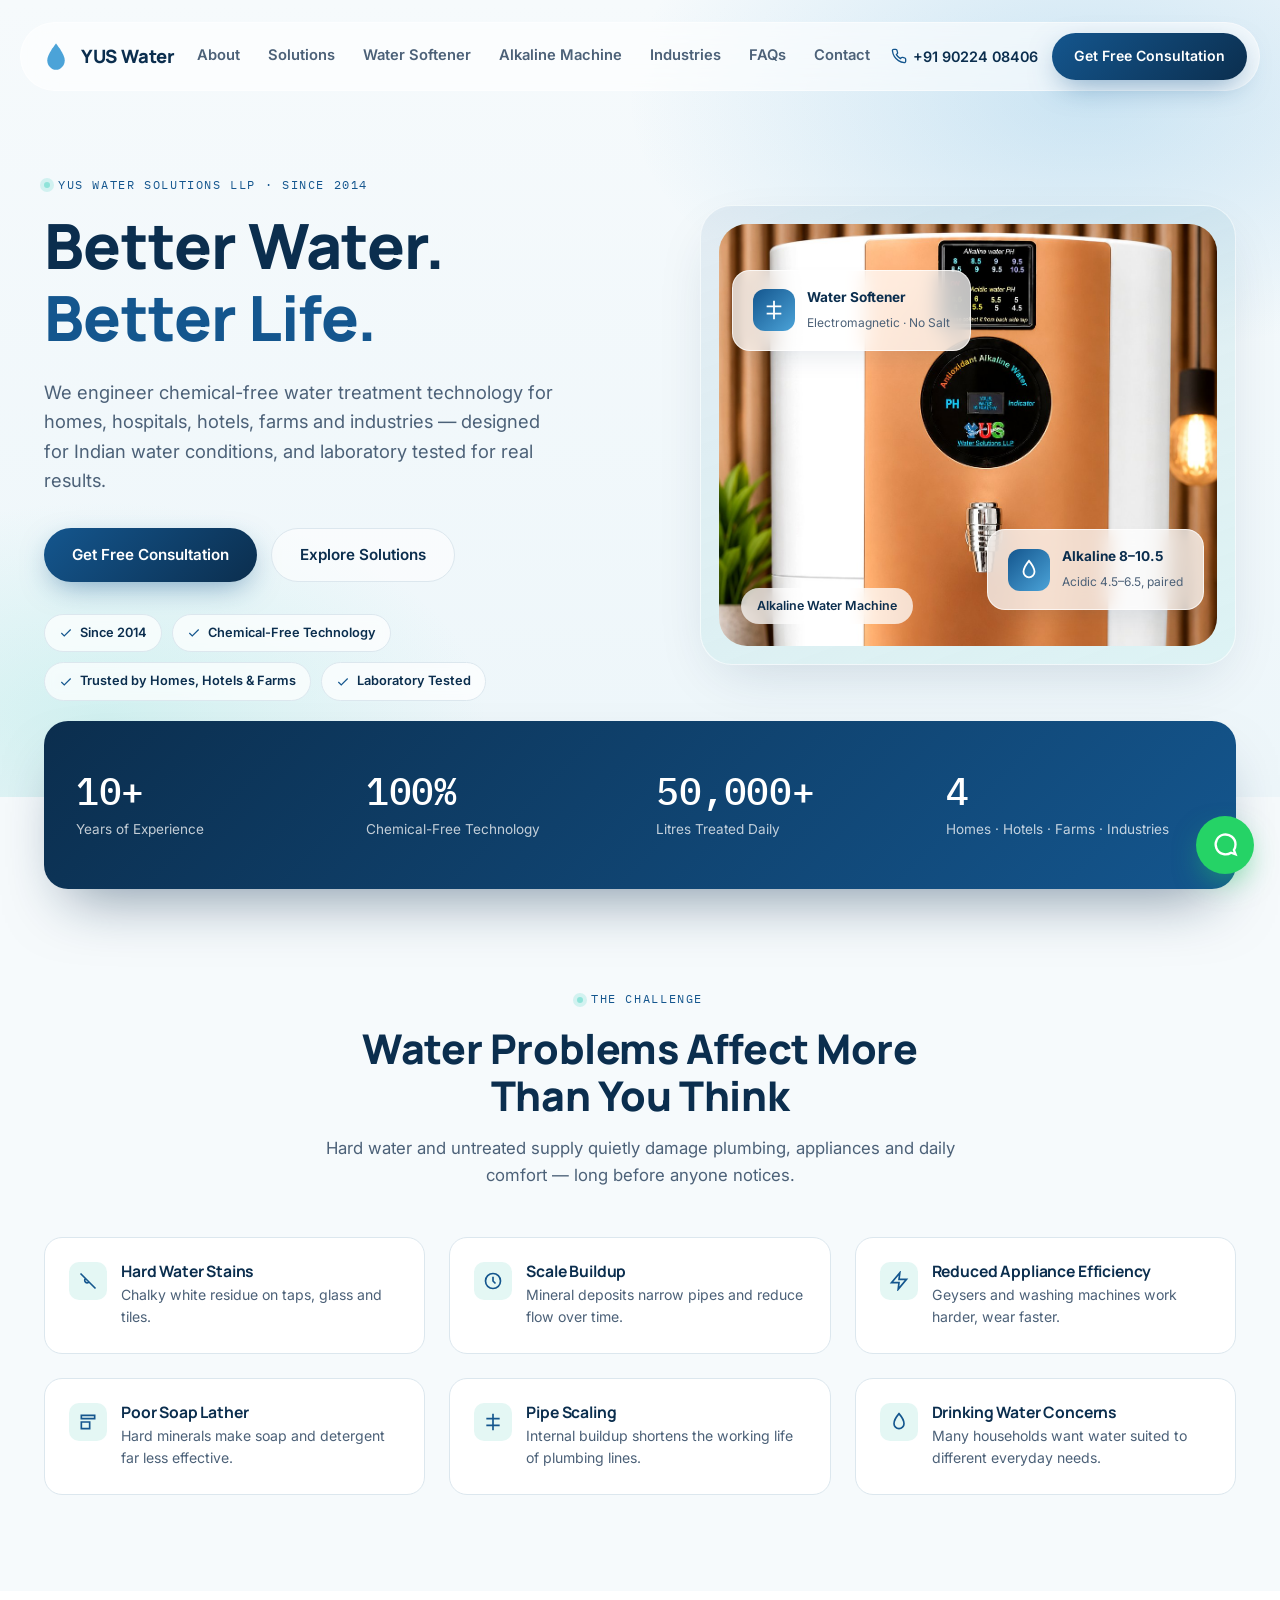
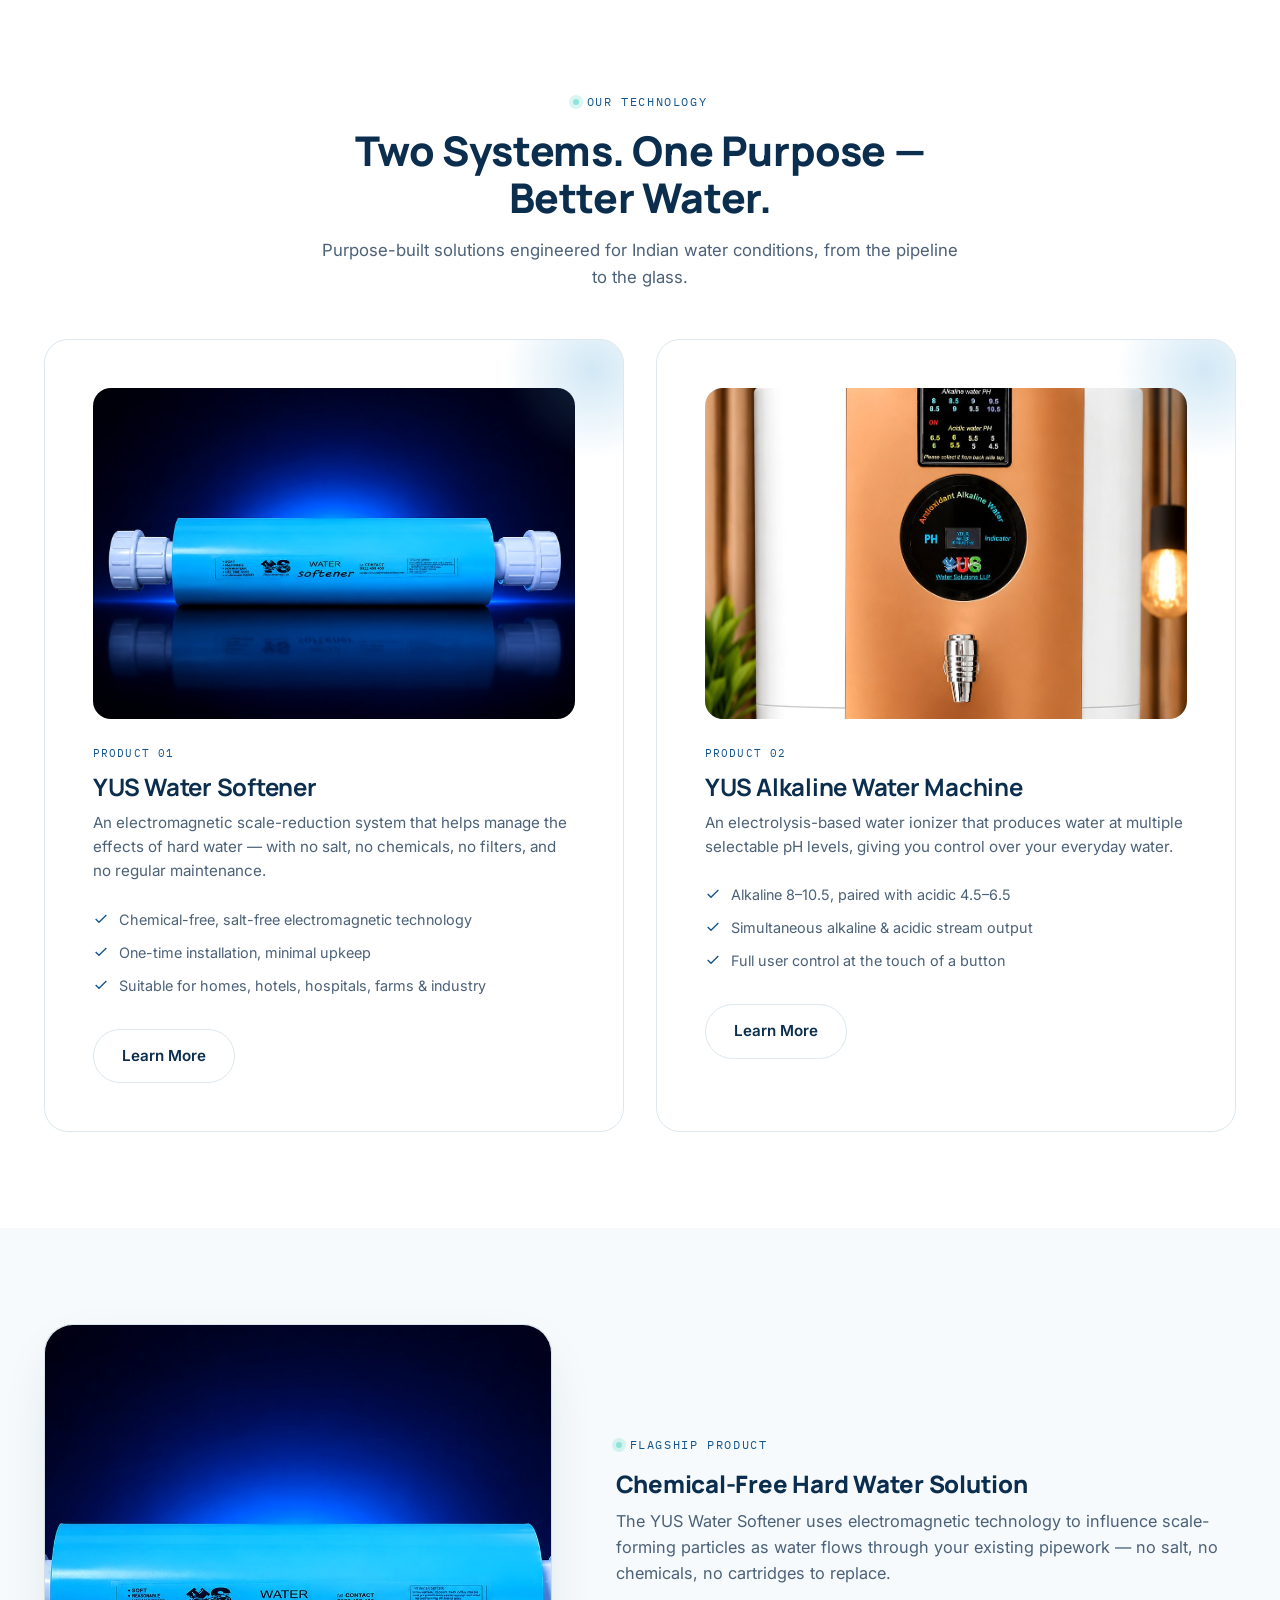
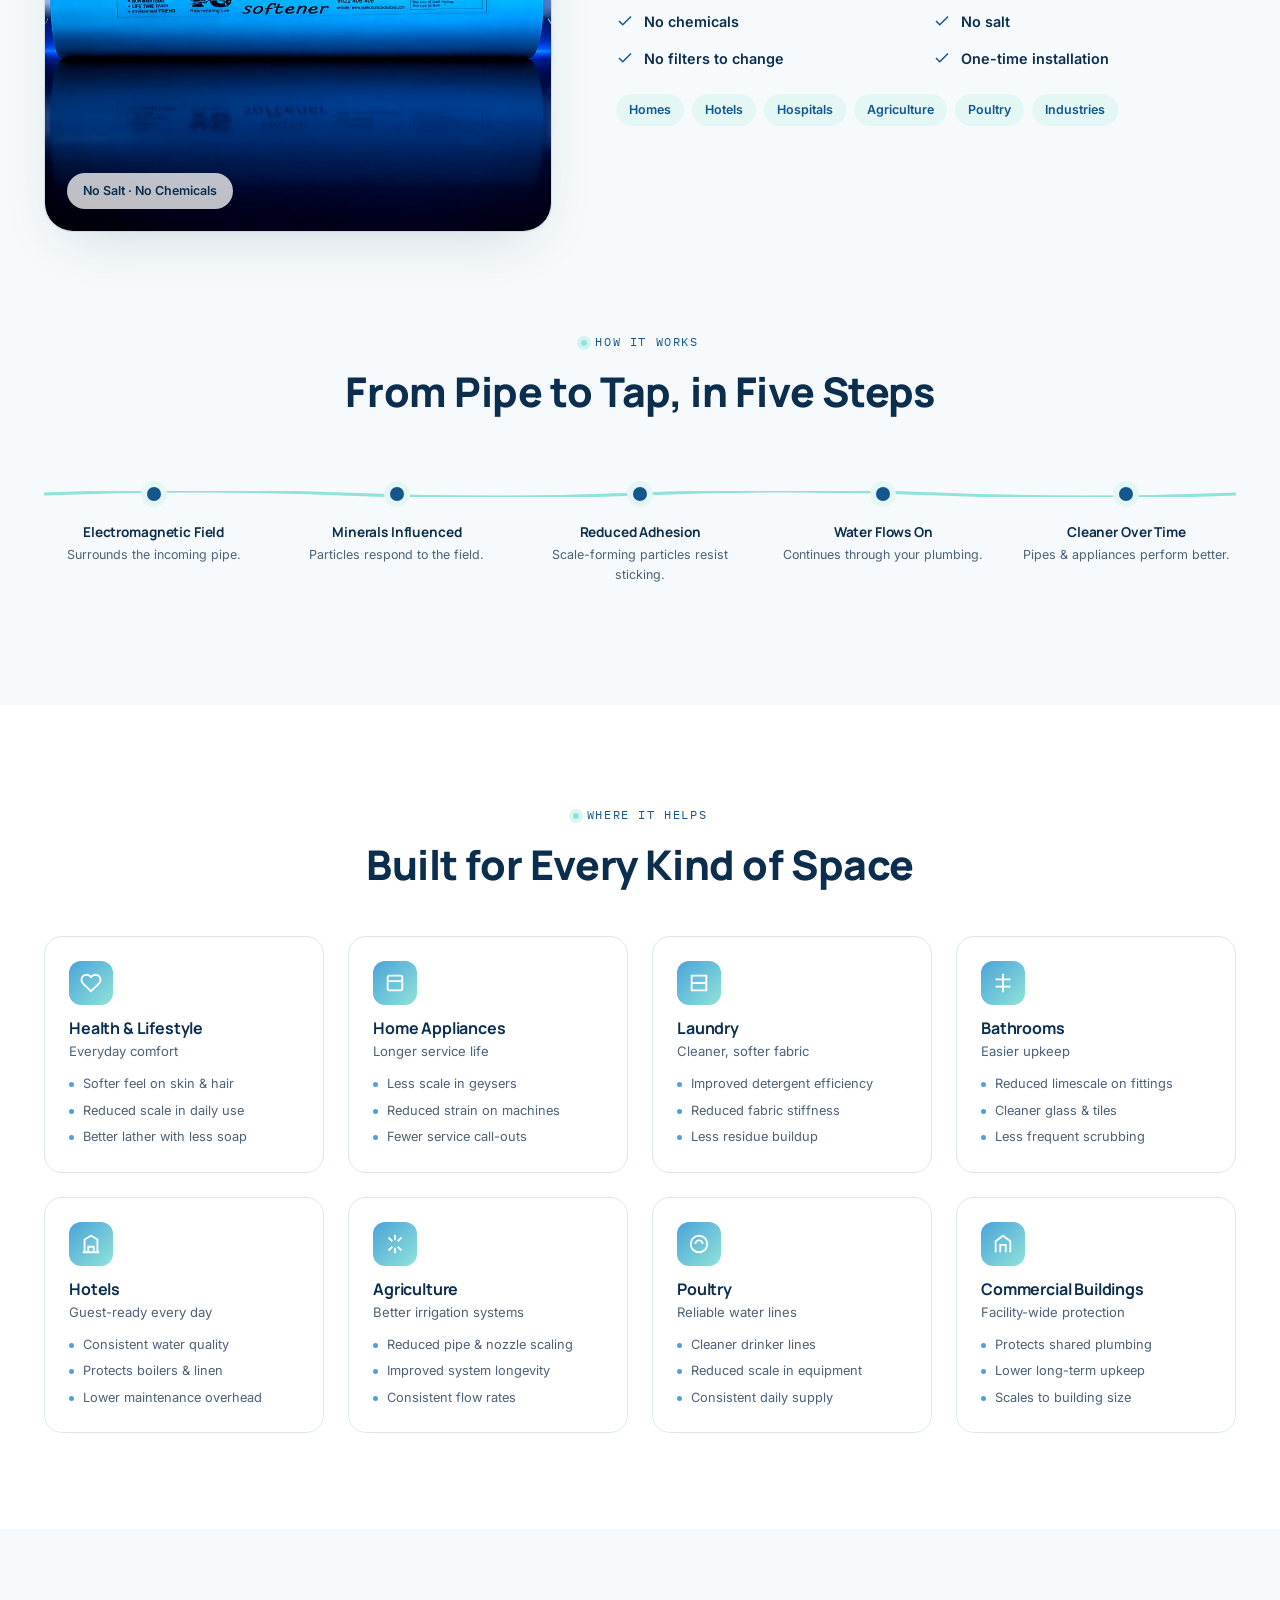
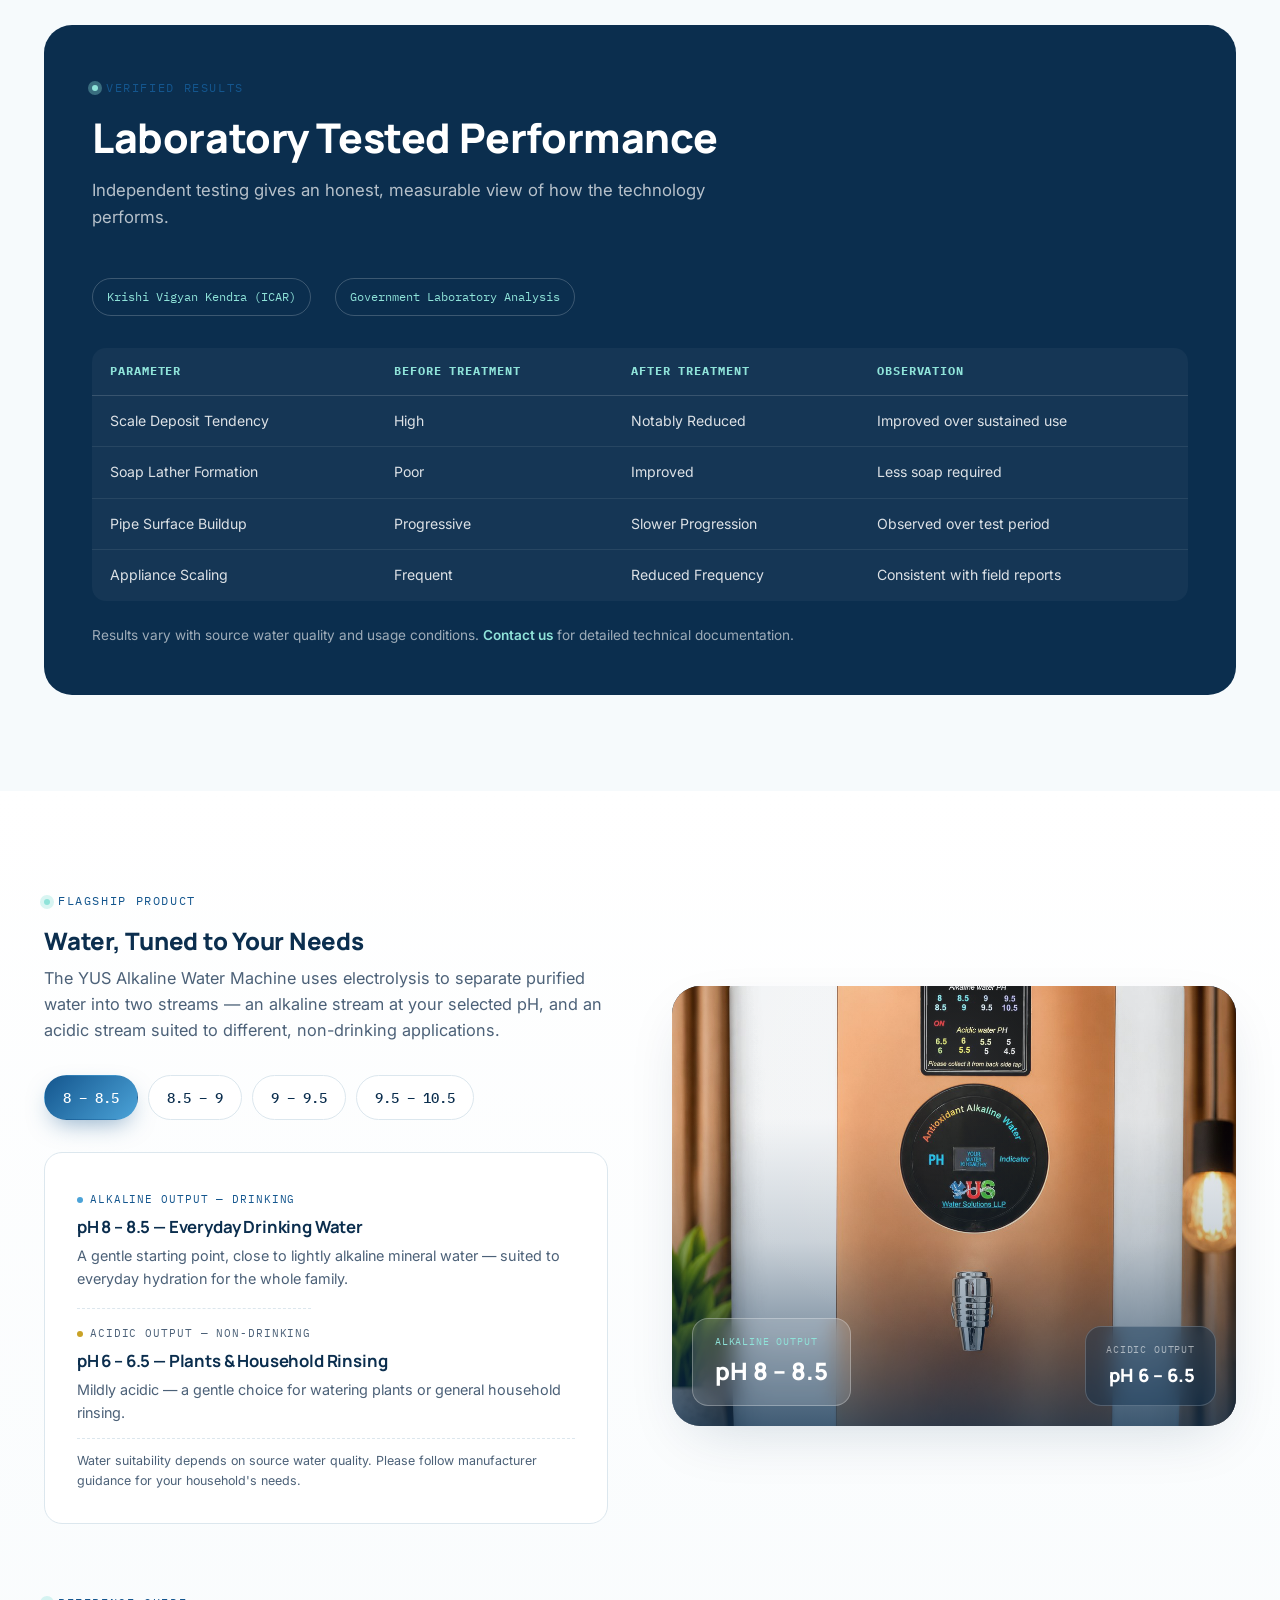
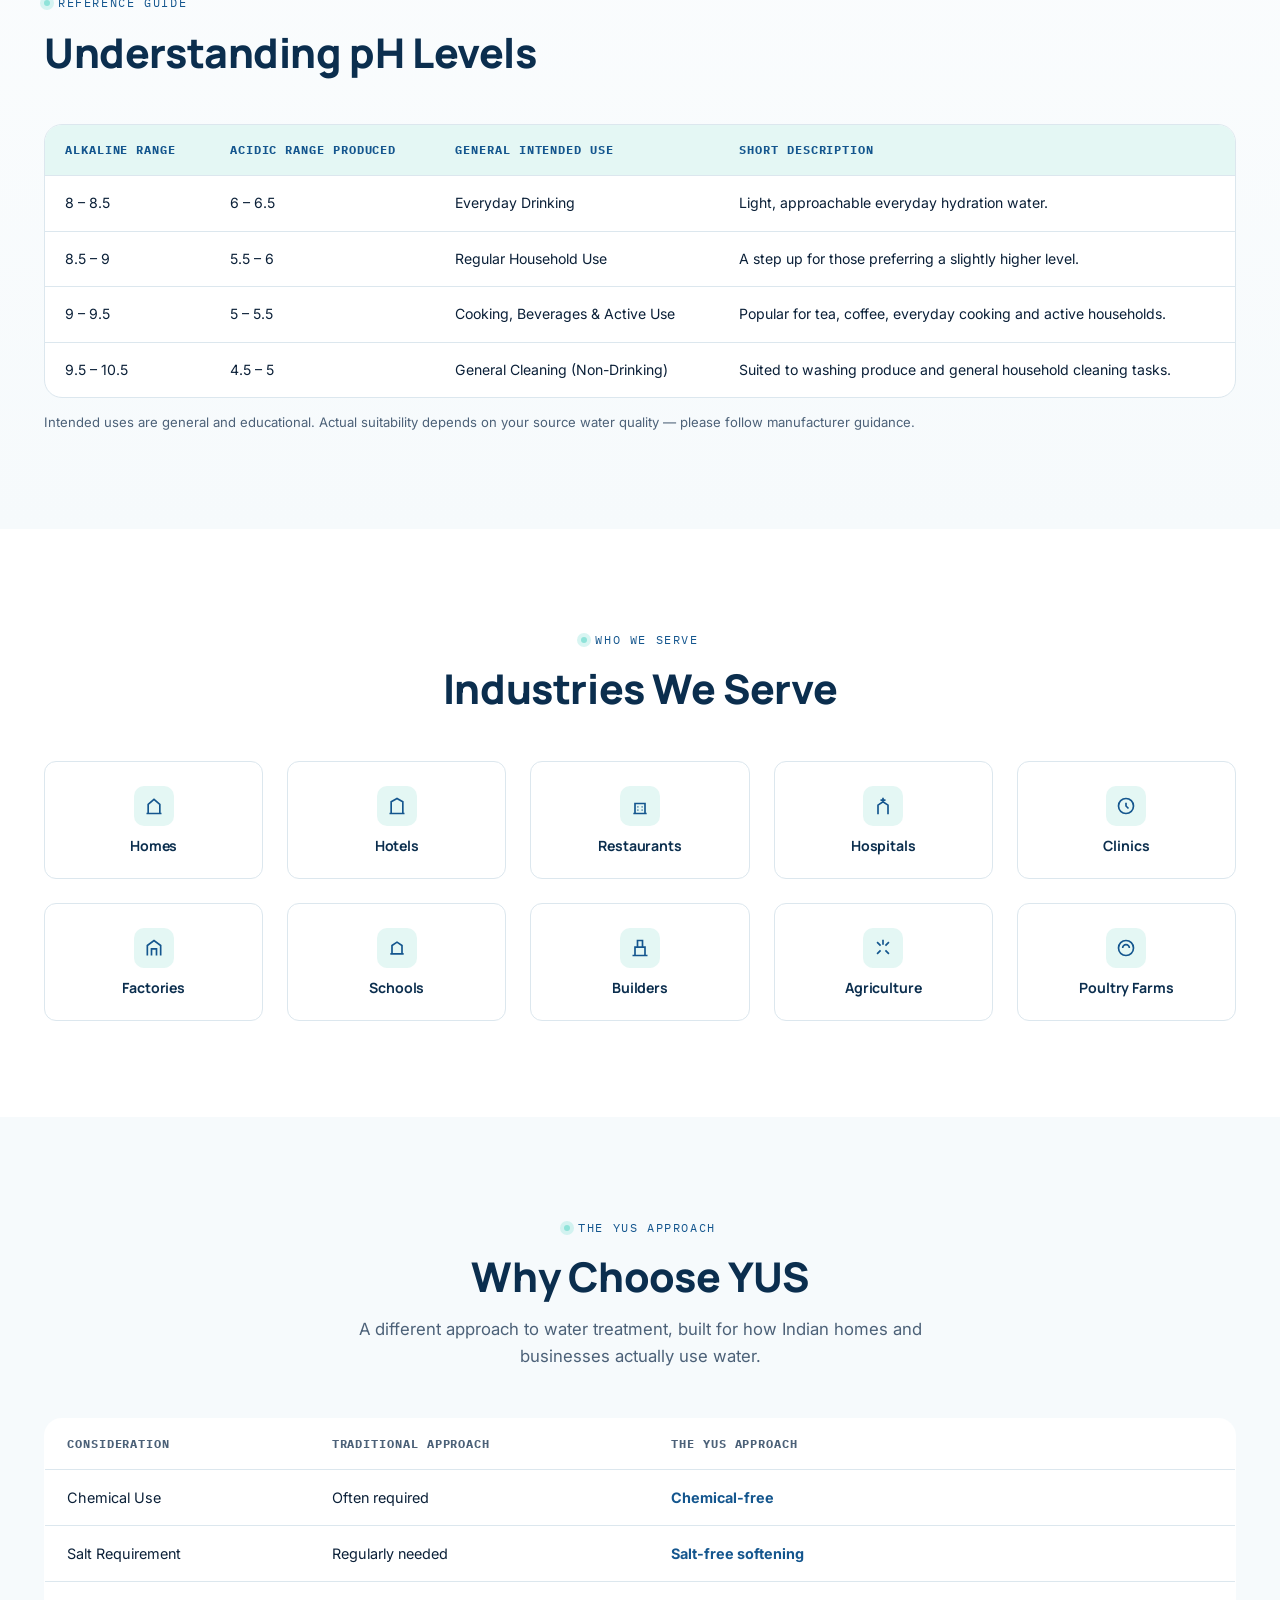
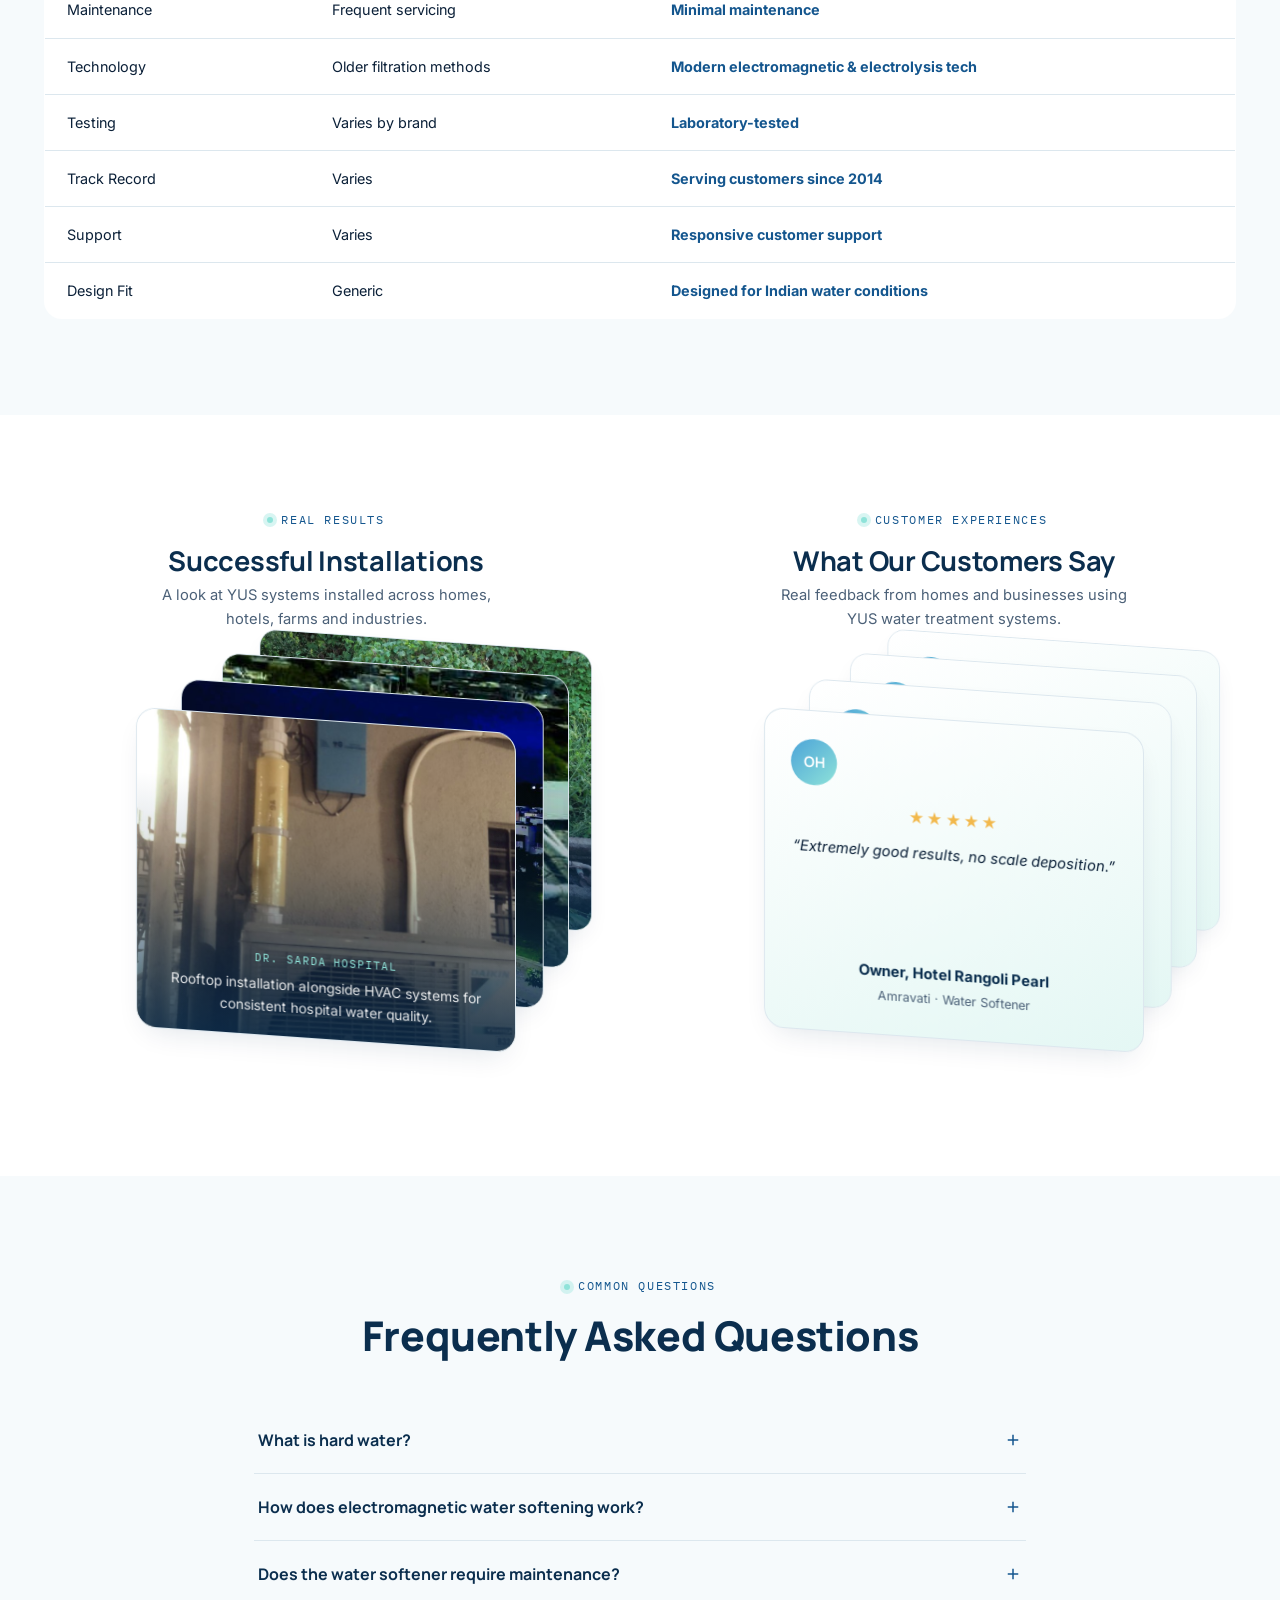
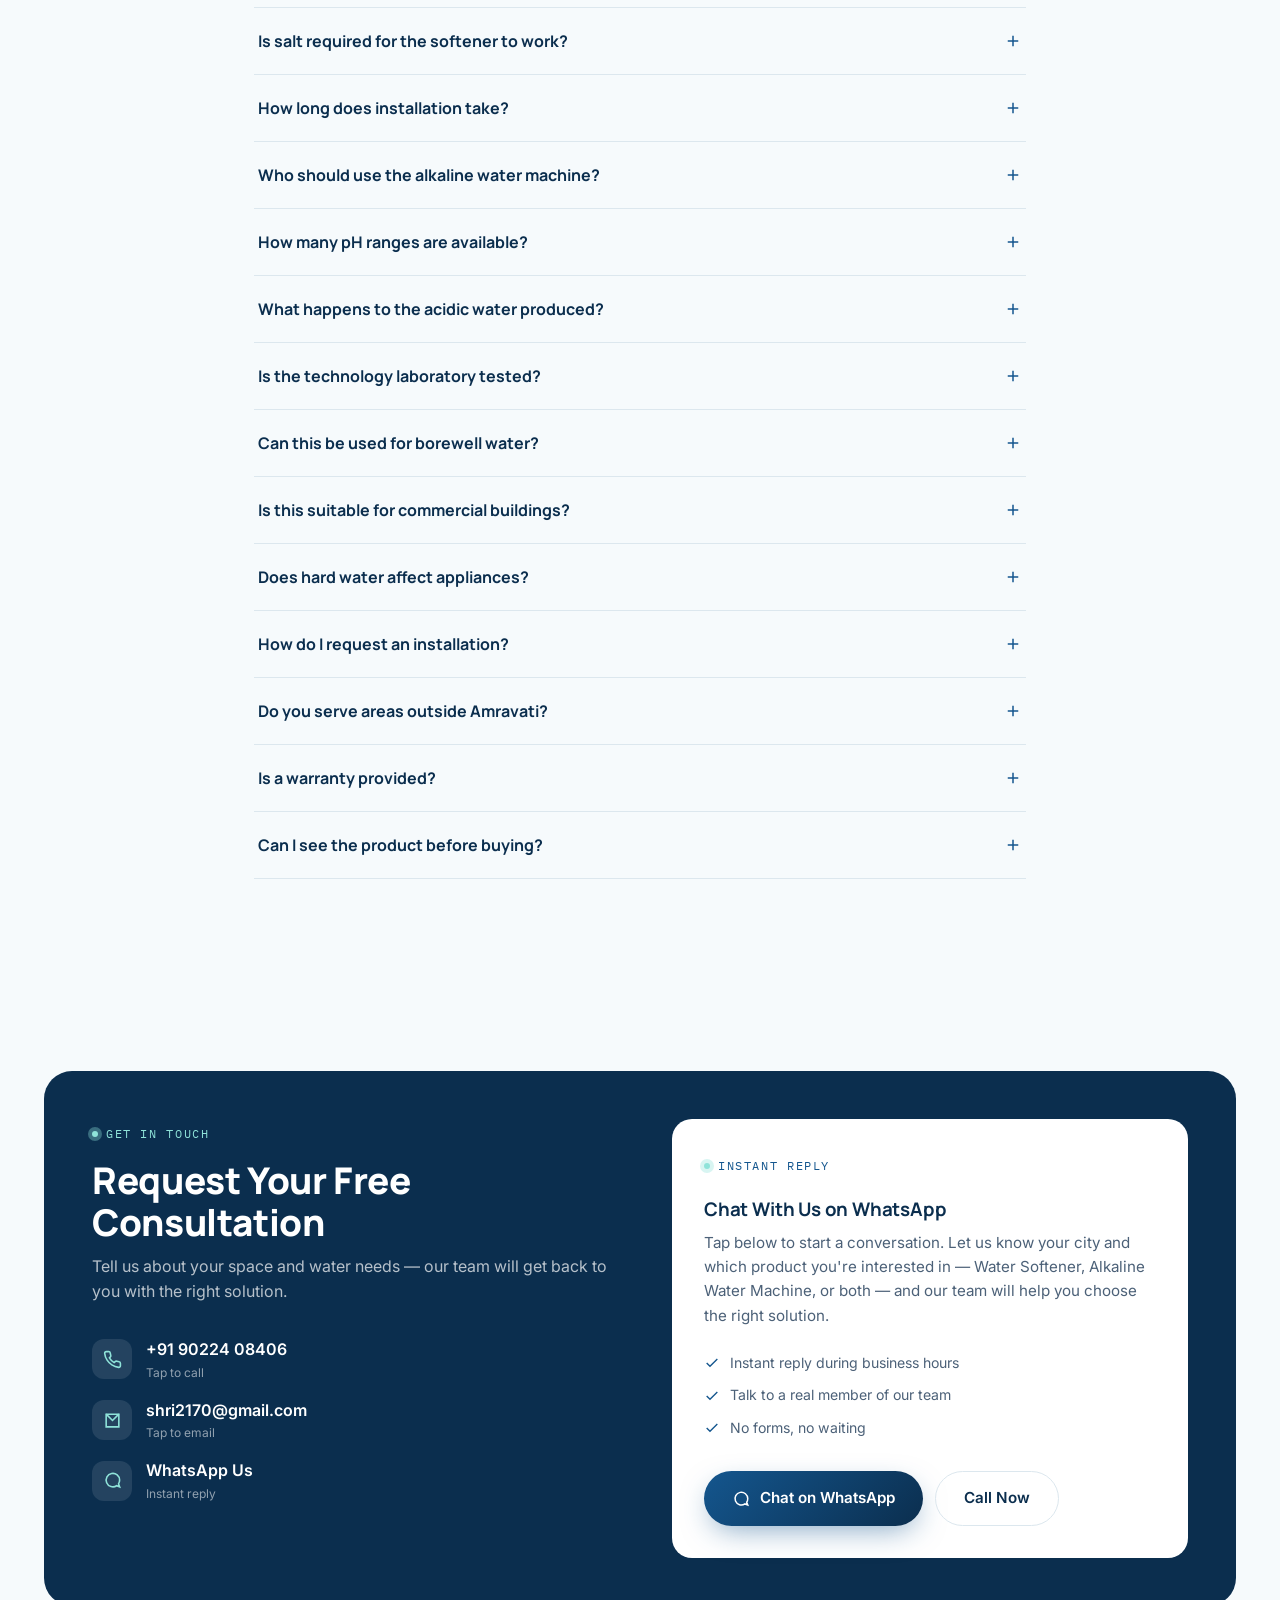
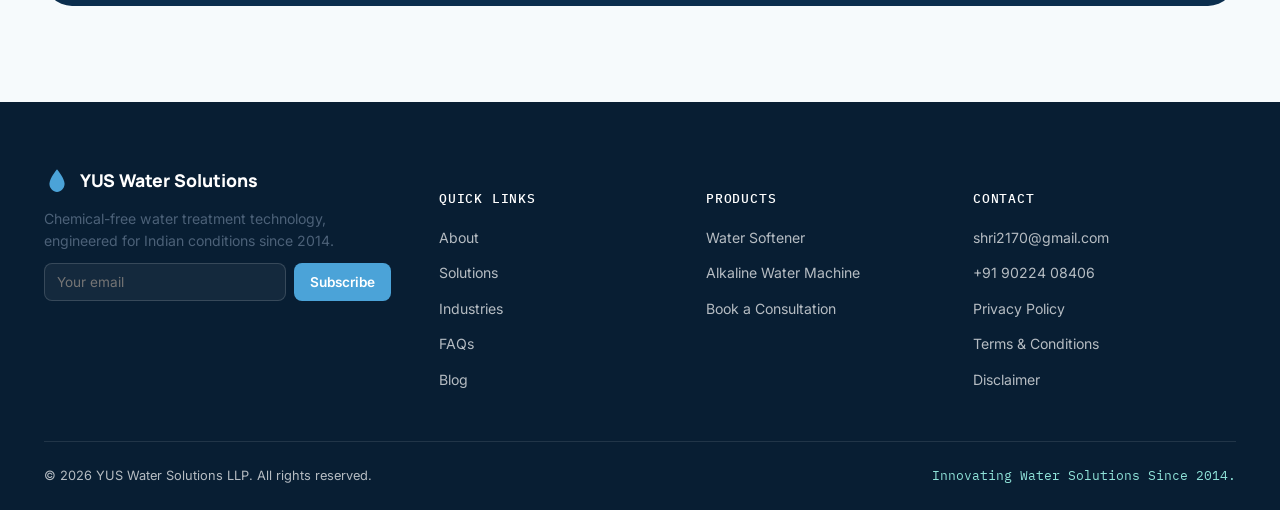
<file: index.html>
<!DOCTYPE html>
<html lang="en">
<head>
<meta charset="UTF-8">
<meta name="viewport" content="width=device-width, initial-scale=1.0">

<!-- ============ SEO: TITLE & META ============ -->
<title>YUS Water Solutions | Chemical-Free Water Softener & Alkaline Water Machine in Maharashtra</title>
<meta name="description" content="YUS Water Solutions LLP has engineered chemical-free electromagnetic water softeners and alkaline water ionizers since 2014. Laboratory tested. Trusted by homes, hotels, hospitals, farms and industries across Maharashtra.">
<meta name="keywords" content="water softener Maharashtra, water softener Amravati, electromagnetic water softener, salt free water softener, chemical free water softener, alkaline water machine, alkaline water ionizer India, hard water solution India, commercial water softener, industrial water treatment">
<link rel="canonical" href="https://www.yuswater.com/">

<!-- Open Graph -->
<meta property="og:type" content="website">
<meta property="og:title" content="YUS Water Solutions | Better Water. Better Life.">
<meta property="og:description" content="Chemical-free electromagnetic water softeners and alkaline water ionizers, laboratory tested and trusted since 2014.">
<meta property="og:url" content="https://www.yuswater.com/">
<meta property="og:image" content="/assets/og-image.jpg">
<meta property="og:locale" content="en_IN">

<!-- Twitter -->
<meta name="twitter:card" content="summary_large_image">
<meta name="twitter:title" content="YUS Water Solutions | Better Water. Better Life.">
<meta name="twitter:description" content="Chemical-free water softeners and alkaline water ionizers, laboratory tested since 2014.">

<link rel="icon" href="favicon.ico">
<link rel="manifest" href="manifest.json">

<link rel="preconnect" href="https://fonts.googleapis.com">
<link rel="preconnect" href="https://fonts.gstatic.com" crossorigin>
<link href="https://fonts.googleapis.com/css2?family=Manrope:wght@500;700;800&family=Inter:wght@400;500;600&family=IBM+Plex+Mono:wght@500&display=swap" rel="stylesheet">

<!-- ============ SCHEMA.ORG STRUCTURED DATA ============ -->
<script type="application/ld+json">
{
  "@context": "https://schema.org",
  "@type": "Organization",
  "name": "YUS Water Solutions LLP",
  "url": "https://www.yuswater.com",
  "logo": "https://www.yuswater.com/assets/logo.png",
  "foundingDate": "2014",
  "telephone": "+91-90224-08406",
  "email": "shri2170@gmail.com",
  "sameAs": []
}
</script>
<script type="application/ld+json">
{
  "@context": "https://schema.org",
  "@type": "LocalBusiness",
  "name": "YUS Water Solutions LLP",
  "image": "https://www.yuswater.com/assets/logo.png",
  "telephone": "+91-90224-08406",
  "email": "shri2170@gmail.com",
  "address": {
    "@type": "PostalAddress",
    "addressRegion": "Maharashtra",
    "addressCountry": "IN"
  },
  "priceRange": "₹₹₹"
}
</script>
<script type="application/ld+json">
{
  "@context": "https://schema.org",
  "@type": "ItemList",
  "itemListElement": [
    {
      "@type": "Product",
      "position": 1,
      "name": "YUS Water Softener",
      "description": "Electromagnetic, chemical-free scale reduction system for hard water, requiring no salt or regular maintenance."
    },
    {
      "@type": "Product",
      "position": 2,
      "name": "YUS Alkaline Water Machine",
      "description": "Electrolysis-based water ionizer offering four selectable alkaline ranges from 8 to 10.5, each paired with a corresponding acidic stream ranging from 4.5 to 6.5."
    }
  ]
}
</script>

<link rel="stylesheet" href="styles.css">
<link rel="stylesheet" href="showcase.css">
</head>
<body>

<!-- ============================================================
     NAVBAR
============================================================= -->
<header class="nav" id="siteNav">
  <div class="container nav-inner">
    <a href="#top" class="logo" aria-label="YUS Water Solutions home">
      <svg viewBox="0 0 24 24" fill="none"><path d="M12 2C12 2 5 10.5 5 15.5C5 19.6 8.4 23 12 23C15.6 23 19 19.6 19 15.5C19 10.5 12 2 12 2Z" fill="url(#g1)"/><defs><linearGradient id="g1" x1="5" y1="2" x2="19" y2="23"><stop stop-color="#4BA3D8"/><stop offset="1" stop-color="#14568E"/></linearGradient></defs></svg>
      YUS Water
    </a>
    <nav class="nav-links" aria-label="Primary">
      <a href="about.html">About</a>
      <a href="#solutions">Solutions</a>
      <a href="water-softener.html">Water Softener</a>
      <a href="alkaline-machine.html">Alkaline Machine</a>
      <a href="industries.html">Industries</a>
      <a href="faq.html">FAQs</a>
      <a href="contact.html">Contact</a>
    </nav>
    <div class="nav-right">
      <a href="tel:+919022408406" class="nav-phone">
        <svg viewBox="0 0 24 24" fill="none" stroke="currentColor" stroke-width="2"><path d="M22 16.92v3a2 2 0 0 1-2.18 2 19.79 19.79 0 0 1-8.63-3.07 19.5 19.5 0 0 1-6-6 19.79 19.79 0 0 1-3.07-8.67A2 2 0 0 1 4.11 2h3a2 2 0 0 1 2 1.72c.13.96.36 1.9.68 2.81a2 2 0 0 1-.45 2.11L8.09 9.91a16 16 0 0 0 6 6l1.27-1.27a2 2 0 0 1 2.11-.45c.91.32 1.85.55 2.81.68A2 2 0 0 1 22 16.92z"/></svg>
        +91 90224 08406
      </a>
      <a href="https://wa.me/919022408406?text=Hello%21%20I%20would%20like%20to%20get%20a%20free%20consultation%20regarding%20your%20water%20treatment%20solutions.%20Please%20help%20me%20choose%20the%20best%20product%20for%20my%20requirements." target="_blank" rel="noopener" class="btn btn-primary nav-cta">Get Free Consultation</a>
      <button class="nav-toggle" id="navToggle" aria-label="Open menu" aria-expanded="false" aria-controls="drawer">
        <svg width="20" height="20" viewBox="0 0 24 24" fill="none" stroke="#0B2038" stroke-width="2"><path d="M3 6h18M3 12h18M3 18h18"/></svg>
      </button>
    </div>
  </div>
</header>

<div class="scrim" id="scrim"></div>
<div class="drawer" id="drawer">
  <button class="drawer-close" id="drawerClose" aria-label="Close menu">&times;</button>
  <a href="about.html">About</a>
  <a href="#solutions">Solutions</a>
  <a href="water-softener.html">Water Softener</a>
  <a href="alkaline-machine.html">Alkaline Machine</a>
  <a href="industries.html">Industries</a>
  <a href="faq.html">FAQs</a>
  <a href="contact.html">Contact</a>
  <a href="https://wa.me/919022408406?text=Hello%21%20I%20would%20like%20to%20get%20a%20free%20consultation%20regarding%20your%20water%20treatment%20solutions.%20Please%20help%20me%20choose%20the%20best%20product%20for%20my%20requirements." target="_blank" rel="noopener" class="btn btn-primary">Get Free Consultation</a>
</div>

<main id="top">

<!-- ============================================================
     HERO
============================================================= -->
<section class="hero" aria-label="Introduction">
  <div class="container hero-grid">
    <div>
      <span class="eyebrow">YUS Water Solutions LLP · Since 2014</span>
      <h1>Better Water. <br><span class="accent">Better Life.</span></h1>
      <p class="lead">We engineer chemical-free water treatment technology for homes, hospitals, hotels, farms and industries — designed for Indian water conditions, and laboratory tested for real results.</p>
      <div class="hero-ctas">
        <a href="https://wa.me/919022408406?text=Hello%21%20I%20would%20like%20to%20get%20a%20free%20consultation%20regarding%20your%20water%20treatment%20solutions.%20Please%20help%20me%20choose%20the%20best%20product%20for%20my%20requirements." target="_blank" rel="noopener" class="btn btn-primary">Get Free Consultation</a>
        <a href="#solutions" class="btn btn-ghost">Explore Solutions</a>
      </div>
      <div class="hero-badges">
        <span class="badge"><svg viewBox="0 0 24 24" fill="none" stroke="currentColor" stroke-width="2"><path d="M20 6L9 17l-5-5"/></svg>Since 2014</span>
        <span class="badge"><svg viewBox="0 0 24 24" fill="none" stroke="currentColor" stroke-width="2"><path d="M20 6L9 17l-5-5"/></svg>Chemical-Free Technology</span>
        <span class="badge"><svg viewBox="0 0 24 24" fill="none" stroke="currentColor" stroke-width="2"><path d="M20 6L9 17l-5-5"/></svg>Trusted by Homes, Hotels & Farms</span>
        <span class="badge"><svg viewBox="0 0 24 24" fill="none" stroke="currentColor" stroke-width="2"><path d="M20 6L9 17l-5-5"/></svg>Laboratory Tested</span>
      </div>
    </div>
    <div class="hero-visual">
      <div class="hero-ripple">
        <div class="product-shot light focus-top">
          <img src="assets/product/alkaline-machine.jpg" alt="YUS Alkaline Water Machine with selectable pH control panel" width="1099" height="1431" loading="eager">
          <span class="shot-caption">Alkaline Water Machine</span>
        </div>
      </div>
      <div class="product-float p1">
        <div class="icon-wrap"><svg viewBox="0 0 24 24" fill="none" stroke="#fff" stroke-width="2"><path d="M12 2v20M4 8h16M4 16h16"/></svg></div>
        <div><strong>Water Softener</strong><span>Electromagnetic · No Salt</span></div>
      </div>
      <div class="product-float p2">
        <div class="icon-wrap"><svg viewBox="0 0 24 24" fill="none" stroke="#fff" stroke-width="2"><path d="M12 2C12 2 6 9 6 14a6 6 0 0012 0c0-5-6-12-6-12z"/></svg></div>
        <div><strong>Alkaline 8–10.5</strong><span>Acidic 4.5–6.5, paired</span></div>
      </div>
    </div>
  </div>
</section>

<!-- STATS -->
<div class="container stats-wrap">
  <div class="stats-card reveal">
    <div class="stat"><h3 data-count="10" data-suffix="+">0</h3><p>Years of Experience</p></div>
    <div class="stat"><h3 data-count="100" data-suffix="%">0</h3><p>Chemical-Free Technology</p></div>
    <div class="stat"><h3 data-count="50000" data-suffix="+">0</h3><p>Litres Treated Daily</p></div>
    <div class="stat"><h3 data-static="true">4</h3><p>Homes · Hotels · Farms · Industries</p></div>
  </div>
</div>

<!-- ============================================================
     PROBLEM SECTION
============================================================= -->
<section class="section" id="about" aria-labelledby="problem-head">
  <div class="container">
    <div class="section-head center reveal">
      <span class="eyebrow" style="justify-content:center;">The Challenge</span>
      <h2 id="problem-head">Water Problems Affect More Than You Think</h2>
      <p>Hard water and untreated supply quietly damage plumbing, appliances and daily comfort — long before anyone notices.</p>
    </div>
    <div class="problem-grid">
      <div class="problem-item reveal">
        <div class="ic"><svg viewBox="0 0 24 24" fill="none" stroke="currentColor" stroke-width="2"><path d="M3 3l18 18M9 9a3 3 0 104.24 4.24"/></svg></div>
        <div><h4>Hard Water Stains</h4><p>Chalky white residue on taps, glass and tiles.</p></div>
      </div>
      <div class="problem-item reveal reveal-delay-1">
        <div class="ic"><svg viewBox="0 0 24 24" fill="none" stroke="currentColor" stroke-width="2"><circle cx="12" cy="12" r="9"/><path d="M12 7v5l3 3"/></svg></div>
        <div><h4>Scale Buildup</h4><p>Mineral deposits narrow pipes and reduce flow over time.</p></div>
      </div>
      <div class="problem-item reveal reveal-delay-2">
        <div class="ic"><svg viewBox="0 0 24 24" fill="none" stroke="currentColor" stroke-width="2"><path d="M13 2L3 14h9l-1 8 10-12h-9l1-8z"/></svg></div>
        <div><h4>Reduced Appliance Efficiency</h4><p>Geysers and washing machines work harder, wear faster.</p></div>
      </div>
      <div class="problem-item reveal">
        <div class="ic"><svg viewBox="0 0 24 24" fill="none" stroke="currentColor" stroke-width="2"><path d="M4 4h16v4H4zM4 12h10v8H4z"/></svg></div>
        <div><h4>Poor Soap Lather</h4><p>Hard minerals make soap and detergent far less effective.</p></div>
      </div>
      <div class="problem-item reveal reveal-delay-1">
        <div class="ic"><svg viewBox="0 0 24 24" fill="none" stroke="currentColor" stroke-width="2"><path d="M12 2v20M4 8h16M4 16h16"/></svg></div>
        <div><h4>Pipe Scaling</h4><p>Internal buildup shortens the working life of plumbing lines.</p></div>
      </div>
      <div class="problem-item reveal reveal-delay-2">
        <div class="ic"><svg viewBox="0 0 24 24" fill="none" stroke="currentColor" stroke-width="2"><path d="M12 2C12 2 6 9 6 14a6 6 0 0012 0c0-5-6-12-6-12z"/></svg></div>
        <div><h4>Drinking Water Concerns</h4><p>Many households want water suited to different everyday needs.</p></div>
      </div>
    </div>
  </div>
</section>

<!-- ============================================================
     SOLUTIONS
============================================================= -->
<section class="section" id="solutions" style="background:#fff;">
  <div class="container">
    <div class="section-head center reveal">
      <span class="eyebrow" style="justify-content:center;">Our Technology</span>
      <h2>Two Systems. One Purpose — Better Water.</h2>
      <p>Purpose-built solutions engineered for Indian water conditions, from the pipeline to the glass.</p>
    </div>
    <div class="solutions-grid">
      <div class="solution-card reveal">
        <div class="card-media"><img src="assets/product/water-softener.jpg" alt="YUS Water Softener electromagnetic device" loading="lazy" width="1400" height="931"></div>
        <span class="tag">Product 01</span>
        <h3>YUS Water Softener</h3>
        <p class="desc">An electromagnetic scale-reduction system that helps manage the effects of hard water — with no salt, no chemicals, no filters, and no regular maintenance.</p>
        <ul class="feat-list">
          <li><svg viewBox="0 0 24 24" fill="none" stroke="currentColor" stroke-width="2"><path d="M20 6L9 17l-5-5"/></svg>Chemical-free, salt-free electromagnetic technology</li>
          <li><svg viewBox="0 0 24 24" fill="none" stroke="currentColor" stroke-width="2"><path d="M20 6L9 17l-5-5"/></svg>One-time installation, minimal upkeep</li>
          <li><svg viewBox="0 0 24 24" fill="none" stroke="currentColor" stroke-width="2"><path d="M20 6L9 17l-5-5"/></svg>Suitable for homes, hotels, hospitals, farms & industry</li>
        </ul>
        <a href="#softener" class="btn btn-ghost">Learn More</a>
      </div>
      <div class="solution-card reveal reveal-delay-1">
        <div class="card-media"><img src="assets/product/alkaline-machine.jpg" alt="YUS Alkaline Water Machine" loading="lazy" width="1099" height="1431" style="object-position:center 18%;"></div>
        <span class="tag">Product 02</span>
        <h3>YUS Alkaline Water Machine</h3>
        <p class="desc">An electrolysis-based water ionizer that produces water at multiple selectable pH levels, giving you control over your everyday water.</p>
        <ul class="feat-list">
          <li><svg viewBox="0 0 24 24" fill="none" stroke="currentColor" stroke-width="2"><path d="M20 6L9 17l-5-5"/></svg>Alkaline 8–10.5, paired with acidic 4.5–6.5</li>
          <li><svg viewBox="0 0 24 24" fill="none" stroke="currentColor" stroke-width="2"><path d="M20 6L9 17l-5-5"/></svg>Simultaneous alkaline & acidic stream output</li>
          <li><svg viewBox="0 0 24 24" fill="none" stroke="currentColor" stroke-width="2"><path d="M20 6L9 17l-5-5"/></svg>Full user control at the touch of a button</li>
        </ul>
        <a href="#alkaline" class="btn btn-ghost">Learn More</a>
      </div>
    </div>
  </div>
</section>

<!-- ============================================================
     WATER SOFTENER DEEP SECTION
============================================================= -->
<section class="section" id="softener">
  <div class="container">
    <div class="deep-grid">
      <div class="deep-visual reveal" style="padding:0;">
        <div class="product-shot light" style="width:100%;height:100%;">
          <img src="assets/product/water-softener.jpg" alt="YUS Water Softener installed unit" loading="lazy" width="1400" height="931">
          <span class="shot-caption">No Salt · No Chemicals</span>
        </div>
      </div>
      <div>
        <span class="eyebrow">Flagship Product</span>
        <h2>Chemical-Free Hard Water Solution</h2>
        <p style="margin-top:10px;font-size:1.02rem;">The YUS Water Softener uses electromagnetic technology to influence scale-forming particles as water flows through your existing pipework — no salt, no chemicals, no cartridges to replace.</p>
        <ul class="deep-bullets">
          <li><svg viewBox="0 0 24 24" fill="none" stroke="currentColor" stroke-width="2"><path d="M20 6L9 17l-5-5"/></svg>No chemicals</li>
          <li><svg viewBox="0 0 24 24" fill="none" stroke="currentColor" stroke-width="2"><path d="M20 6L9 17l-5-5"/></svg>No salt</li>
          <li><svg viewBox="0 0 24 24" fill="none" stroke="currentColor" stroke-width="2"><path d="M20 6L9 17l-5-5"/></svg>No filters to change</li>
          <li><svg viewBox="0 0 24 24" fill="none" stroke="currentColor" stroke-width="2"><path d="M20 6L9 17l-5-5"/></svg>One-time installation</li>
        </ul>
        <div class="chip-row">
          <span class="chip">Homes</span><span class="chip">Hotels</span><span class="chip">Hospitals</span>
          <span class="chip">Agriculture</span><span class="chip">Poultry</span><span class="chip">Industries</span>
        </div>
      </div>
    </div>

    <!-- HOW IT WORKS TIMELINE -->
    <div class="timeline-wrap">
      <div class="section-head center reveal" style="margin-top:var(--sp-6);">
        <span class="eyebrow" style="justify-content:center;">How It Works</span>
        <h2>From Pipe to Tap, in Five Steps</h2>
      </div>
      <div class="timeline-track">
        <svg class="timeline-line-svg" viewBox="0 0 1000 6" preserveAspectRatio="none"><path d="M0 3 Q125 -3 250 3 T500 3 T750 3 T1000 3" stroke="#8FE3D9" stroke-width="3" fill="none"/></svg>
        <div class="timeline">
          <div class="tl-step reveal"><div class="tl-dot"></div><h4>Electromagnetic Field</h4><p>Surrounds the incoming pipe.</p></div>
          <div class="tl-step reveal reveal-delay-1"><div class="tl-dot"></div><h4>Minerals Influenced</h4><p>Particles respond to the field.</p></div>
          <div class="tl-step reveal reveal-delay-2"><div class="tl-dot"></div><h4>Reduced Adhesion</h4><p>Scale-forming particles resist sticking.</p></div>
          <div class="tl-step reveal reveal-delay-3"><div class="tl-dot"></div><h4>Water Flows On</h4><p>Continues through your plumbing.</p></div>
          <div class="tl-step reveal reveal-delay-4"><div class="tl-dot"></div><h4>Cleaner Over Time</h4><p>Pipes & appliances perform better.</p></div>
        </div>
      </div>
    </div>
  </div>
</section>

<!-- ============================================================
     BENEFITS
============================================================= -->
<section class="section" style="background:#fff;">
  <div class="container">
    <div class="section-head center reveal">
      <span class="eyebrow" style="justify-content:center;">Where It Helps</span>
      <h2>Built for Every Kind of Space</h2>
    </div>
    <div class="benefits-grid">
      <div class="benefit-card reveal">
        <div class="ic"><svg viewBox="0 0 24 24" fill="none" stroke="#fff" stroke-width="2"><path d="M20.8 4.6a5.5 5.5 0 00-7.8 0L12 5.6l-1-1a5.5 5.5 0 10-7.8 7.8l1 1L12 21l7.8-7.6 1-1a5.5 5.5 0 000-7.8z"/></svg></div>
        <h4>Health & Lifestyle</h4><p class="sub">Everyday comfort</p>
        <ul><li>Softer feel on skin & hair</li><li>Reduced scale in daily use</li><li>Better lather with less soap</li></ul>
      </div>
      <div class="benefit-card reveal reveal-delay-1">
        <div class="ic"><svg viewBox="0 0 24 24" fill="none" stroke="#fff" stroke-width="2"><rect x="4" y="4" width="16" height="16" rx="2"/><path d="M4 10h16"/></svg></div>
        <h4>Home Appliances</h4><p class="sub">Longer service life</p>
        <ul><li>Less scale in geysers</li><li>Reduced strain on machines</li><li>Fewer service call-outs</li></ul>
      </div>
      <div class="benefit-card reveal reveal-delay-2">
        <div class="ic"><svg viewBox="0 0 24 24" fill="none" stroke="#fff" stroke-width="2"><path d="M4 4h16v16H4z"/><path d="M4 12h16"/></svg></div>
        <h4>Laundry</h4><p class="sub">Cleaner, softer fabric</p>
        <ul><li>Improved detergent efficiency</li><li>Reduced fabric stiffness</li><li>Less residue buildup</li></ul>
      </div>
      <div class="benefit-card reveal reveal-delay-3">
        <div class="ic"><svg viewBox="0 0 24 24" fill="none" stroke="#fff" stroke-width="2"><path d="M12 2v20M4 8h16M4 16h16"/></svg></div>
        <h4>Bathrooms</h4><p class="sub">Easier upkeep</p>
        <ul><li>Reduced limescale on fittings</li><li>Cleaner glass & tiles</li><li>Less frequent scrubbing</li></ul>
      </div>
      <div class="benefit-card reveal">
        <div class="ic"><svg viewBox="0 0 24 24" fill="none" stroke="#fff" stroke-width="2"><path d="M3 21h18M5 21V7l7-4 7 4v14M9 21v-6h6v6"/></svg></div>
        <h4>Hotels</h4><p class="sub">Guest-ready every day</p>
        <ul><li>Consistent water quality</li><li>Protects boilers & linen</li><li>Lower maintenance overhead</li></ul>
      </div>
      <div class="benefit-card reveal reveal-delay-1">
        <div class="ic"><svg viewBox="0 0 24 24" fill="none" stroke="#fff" stroke-width="2"><path d="M12 2v6M12 22v-6M4.9 4.9l4.2 4.2M14.9 14.9l4.2 4.2M4.9 19.1l4.2-4.2M14.9 9.1l4.2-4.2"/></svg></div>
        <h4>Agriculture</h4><p class="sub">Better irrigation systems</p>
        <ul><li>Reduced pipe & nozzle scaling</li><li>Improved system longevity</li><li>Consistent flow rates</li></ul>
      </div>
      <div class="benefit-card reveal reveal-delay-2">
        <div class="ic"><svg viewBox="0 0 24 24" fill="none" stroke="#fff" stroke-width="2"><circle cx="12" cy="12" r="9"/><path d="M8 12a4 4 0 018 0"/></svg></div>
        <h4>Poultry</h4><p class="sub">Reliable water lines</p>
        <ul><li>Cleaner drinker lines</li><li>Reduced scale in equipment</li><li>Consistent daily supply</li></ul>
      </div>
      <div class="benefit-card reveal reveal-delay-3">
        <div class="ic"><svg viewBox="0 0 24 24" fill="none" stroke="#fff" stroke-width="2"><path d="M4 21V9l8-6 8 6v12M9 21v-8h6v8"/></svg></div>
        <h4>Commercial Buildings</h4><p class="sub">Facility-wide protection</p>
        <ul><li>Protects shared plumbing</li><li>Lower long-term upkeep</li><li>Scales to building size</li></ul>
      </div>
    </div>
  </div>
</section>

<!-- ============================================================
     LAB TESTING
============================================================= -->
<section class="section">
  <div class="container">
    <div class="lab-panel reveal">
      <div class="section-head">
        <span class="eyebrow">Verified Results</span>
        <h2>Laboratory Tested Performance</h2>
        <p>Independent testing gives an honest, measurable view of how the technology performs.</p>
      </div>
      <div class="lab-source">
        <span>Krishi Vigyan Kendra (ICAR)</span>
        <span>Government Laboratory Analysis</span>
      </div>
      <div style="overflow-x:auto;">
        <table class="lab-table">
          <thead><tr><th>Parameter</th><th>Before Treatment</th><th>After Treatment</th><th>Observation</th></tr></thead>
          <tbody>
            <tr><td>Scale Deposit Tendency</td><td>High</td><td>Notably Reduced</td><td>Improved over sustained use</td></tr>
            <tr><td>Soap Lather Formation</td><td>Poor</td><td>Improved</td><td>Less soap required</td></tr>
            <tr><td>Pipe Surface Buildup</td><td>Progressive</td><td>Slower Progression</td><td>Observed over test period</td></tr>
            <tr><td>Appliance Scaling</td><td>Frequent</td><td>Reduced Frequency</td><td>Consistent with field reports</td></tr>
          </tbody>
        </table>
      </div>
      <p class="lab-note">Results vary with source water quality and usage conditions. <a href="#contact">Contact us</a> for detailed technical documentation.</p>
    </div>
  </div>
</section>

<!-- ============================================================
     ALKALINE MACHINE
============================================================= -->
<section class="section alk-section" id="alkaline">
  <div class="container">
    <div class="alk-grid">
      <div>
        <span class="eyebrow">Flagship Product</span>
        <h2>Water, Tuned to Your Needs</h2>
        <p style="margin-top:10px;font-size:1.02rem;">The YUS Alkaline Water Machine uses electrolysis to separate purified water into two streams — an alkaline stream at your selected pH, and an acidic stream suited to different, non-drinking applications.</p>

        <div class="ph-selector" role="group" aria-label="Select alkaline pH range">
          <button class="ph-btn active" data-ph="8-8.5" aria-pressed="true">8 – 8.5</button>
          <button class="ph-btn" data-ph="8.5-9" aria-pressed="false">8.5 – 9</button>
          <button class="ph-btn" data-ph="9-9.5" aria-pressed="false">9 – 9.5</button>
          <button class="ph-btn" data-ph="9.5-10.5" aria-pressed="false">9.5 – 10.5</button>
        </div>

        <div class="ph-panel">
          <span class="ph-panel-tag">Alkaline Output — Drinking</span>
          <h4 id="phTitle">pH 8 – 8.5 — Everyday Drinking Water</h4>
          <p id="phDesc">A gentle starting point, close to lightly alkaline mineral water — suited to everyday hydration for the whole family.</p>

          <span class="ph-panel-tag acid">Acidic Output — Non-Drinking</span>
          <h4 id="phAcidTitle">pH 6 – 6.5 — Plants &amp; Household Rinsing</h4>
          <p id="phAcidDesc">Mildly acidic — a gentle choice for watering plants or general household rinsing.</p>

          <p class="disc">Water suitability depends on source water quality. Please follow manufacturer guidance for your household's needs.</p>
        </div>
      </div>

      <div class="machine-visual reveal">
        <img class="machine-photo" src="assets/product/alkaline-machine.jpg" alt="YUS Alkaline Water Machine dispensing alkaline water" loading="lazy" width="1099" height="1431">
        <div class="machine-scrim"></div>
        <div class="machine-ambient"></div>
        <div class="ph-readout" id="phReadout">
          <span class="ph-readout-label">Alkaline Output</span>
          <span class="ph-readout-value" id="phReadoutValue">pH 8 – 8.5</span>
        </div>
        <div class="ph-readout-acid" id="phReadoutAcid">
          <span class="ph-readout-label">Acidic Output</span>
          <span class="ph-readout-value" id="phReadoutAcidValue">pH 6 – 6.5</span>
        </div>
      </div>
    </div>

    <div class="section-head" style="margin-top:var(--sp-5);">
      <span class="eyebrow">Reference Guide</span>
      <h2>Understanding pH Levels</h2>
    </div>
    <div class="ph-table-wrap">
      <table class="ph-table">
        <thead><tr><th>Alkaline Range</th><th>Acidic Range Produced</th><th>General Intended Use</th><th>Short Description</th></tr></thead>
        <tbody>
          <tr><td>8 – 8.5</td><td>6 – 6.5</td><td>Everyday Drinking</td><td>Light, approachable everyday hydration water.</td></tr>
          <tr><td>8.5 – 9</td><td>5.5 – 6</td><td>Regular Household Use</td><td>A step up for those preferring a slightly higher level.</td></tr>
          <tr><td>9 – 9.5</td><td>5 – 5.5</td><td>Cooking, Beverages &amp; Active Use</td><td>Popular for tea, coffee, everyday cooking and active households.</td></tr>
          <tr><td>9.5 – 10.5</td><td>4.5 – 5</td><td>General Cleaning (Non-Drinking)</td><td>Suited to washing produce and general household cleaning tasks.</td></tr>
        </tbody>
      </table>
    </div>
    <p style="margin-top:14px;font-size:0.82rem;color:var(--ink-soft);">Intended uses are general and educational. Actual suitability depends on your source water quality — please follow manufacturer guidance.</p>
  </div>
</section>

<!-- ============================================================
     INDUSTRIES
============================================================= -->
<section class="section" id="industries" style="background:#fff;">
  <div class="container">
    <div class="section-head center reveal">
      <span class="eyebrow" style="justify-content:center;">Who We Serve</span>
      <h2>Industries We Serve</h2>
    </div>
    <div class="industries-grid">
      <div class="ind-card reveal"><div class="ic"><svg viewBox="0 0 24 24" fill="none" stroke="currentColor" stroke-width="2"><path d="M3 21h18M5 21V10l7-6 7 6v11"/></svg></div><h4>Homes</h4></div>
      <div class="ind-card reveal"><div class="ic"><svg viewBox="0 0 24 24" fill="none" stroke="currentColor" stroke-width="2"><path d="M3 21h18M5 21V7l7-4 7 4v14"/></svg></div><h4>Hotels</h4></div>
      <div class="ind-card reveal"><div class="ic"><svg viewBox="0 0 24 24" fill="none" stroke="currentColor" stroke-width="2"><path d="M4 21h16M6 21V9h12v12M9 13h1M14 13h1M9 17h1M14 17h1"/></svg></div><h4>Restaurants</h4></div>
      <div class="ind-card reveal"><div class="ic"><svg viewBox="0 0 24 24" fill="none" stroke="currentColor" stroke-width="2"><path d="M12 2v6M9 5h6M6 22V11l6-4 6 4v11"/></svg></div><h4>Hospitals</h4></div>
      <div class="ind-card reveal"><div class="ic"><svg viewBox="0 0 24 24" fill="none" stroke="currentColor" stroke-width="2"><circle cx="12" cy="12" r="9"/><path d="M12 8v4l3 3"/></svg></div><h4>Clinics</h4></div>
      <div class="ind-card reveal"><div class="ic"><svg viewBox="0 0 24 24" fill="none" stroke="currentColor" stroke-width="2"><path d="M4 21V9l8-6 8 6v12M9 21v-8h6v8"/></svg></div><h4>Factories</h4></div>
      <div class="ind-card reveal"><div class="ic"><svg viewBox="0 0 24 24" fill="none" stroke="currentColor" stroke-width="2"><path d="M4 19h16M6 19V9l6-4 6 4v10"/></svg></div><h4>Schools</h4></div>
      <div class="ind-card reveal"><div class="ic"><svg viewBox="0 0 24 24" fill="none" stroke="currentColor" stroke-width="2"><path d="M3 21h18M6 21V11h12v10M9 3h6v8H9z"/></svg></div><h4>Builders</h4></div>
      <div class="ind-card reveal"><div class="ic"><svg viewBox="0 0 24 24" fill="none" stroke="currentColor" stroke-width="2"><path d="M12 2v6M4.9 4.9l4.2 4.2M14.9 14.9l4.2 4.2M4.9 19.1l4.2-4.2M14.9 9.1l4.2-4.2"/></svg></div><h4>Agriculture</h4></div>
      <div class="ind-card reveal"><div class="ic"><svg viewBox="0 0 24 24" fill="none" stroke="currentColor" stroke-width="2"><circle cx="12" cy="12" r="9"/><path d="M8 12a4 4 0 018 0"/></svg></div><h4>Poultry Farms</h4></div>
    </div>
  </div>
</section>

<!-- ============================================================
     WHY CHOOSE
============================================================= -->
<section class="section">
  <div class="container">
    <div class="section-head center reveal">
      <span class="eyebrow" style="justify-content:center;">The YUS Approach</span>
      <h2>Why Choose YUS</h2>
      <p>A different approach to water treatment, built for how Indian homes and businesses actually use water.</p>
    </div>
    <div style="overflow-x:auto;">
      <table class="why-table reveal">
        <thead><tr><th>Consideration</th><th>Traditional Approach</th><th>The YUS Approach</th></tr></thead>
        <tbody>
          <tr><td>Chemical Use</td><td>Often required</td><td class="yes">Chemical-free</td></tr>
          <tr><td>Salt Requirement</td><td>Regularly needed</td><td class="yes">Salt-free softening</td></tr>
          <tr><td>Maintenance</td><td>Frequent servicing</td><td class="yes">Minimal maintenance</td></tr>
          <tr><td>Technology</td><td>Older filtration methods</td><td class="yes">Modern electromagnetic & electrolysis tech</td></tr>
          <tr><td>Testing</td><td>Varies by brand</td><td class="yes">Laboratory-tested</td></tr>
          <tr><td>Track Record</td><td>Varies</td><td class="yes">Serving customers since 2014</td></tr>
          <tr><td>Support</td><td>Varies</td><td class="yes">Responsive customer support</td></tr>
          <tr><td>Design Fit</td><td>Generic</td><td class="yes">Designed for Indian water conditions</td></tr>
        </tbody>
      </table>
    </div>
  </div>
</section>

<!-- ============================================================
     SHOWCASE — INSTALLATIONS & REVIEWS
============================================================= -->
<section class="section" style="background:#fff;">
  <div class="container">
    <div class="showcase-grid">

      <div class="showcase-col reveal">
        <span class="eyebrow" style="justify-content:center;">Real Results</span>
        <h3>Successful Installations</h3>
        <p class="showcase-sub">A look at YUS systems installed across homes, hotels, farms and industries.</p>
        <div class="cardswap-wrap">
          <div class="cardswap-stage" id="installationsStage"></div>
        </div>
      </div>

      <div class="showcase-col reveal reveal-delay-1">
        <span class="eyebrow" style="justify-content:center;">Customer Experiences</span>
        <h3>What Our Customers Say</h3>
        <p class="showcase-sub">Real feedback from homes and businesses using YUS water treatment systems.</p>
        <div class="cardswap-wrap">
          <div class="cardswap-stage" id="reviewsStage"></div>
        </div>
      </div>

    </div>
  </div>
</section>

<!-- ============================================================
     FAQ
============================================================= -->
<section class="section" id="faq">
  <div class="container" style="max-width:820px;">
    <div class="section-head center reveal">
      <span class="eyebrow" style="justify-content:center;">Common Questions</span>
      <h2>Frequently Asked Questions</h2>
    </div>
    <div id="faqList">
      <div class="faq-item"><button class="faq-q">What is hard water?<svg viewBox="0 0 24 24" fill="none" stroke="currentColor" stroke-width="2"><path d="M12 5v14M5 12h14"/></svg></button><div class="faq-a"><p>Hard water contains a high concentration of dissolved minerals, mainly calcium and magnesium, which can lead to scale buildup in pipes and appliances.</p></div></div>
      <div class="faq-item"><button class="faq-q">How does electromagnetic water softening work?<svg viewBox="0 0 24 24" fill="none" stroke="currentColor" stroke-width="2"><path d="M12 5v14M5 12h14"/></svg></button><div class="faq-a"><p>An electromagnetic field is applied around the incoming pipe, influencing mineral particles so they are less likely to adhere to pipe and appliance surfaces.</p></div></div>
      <div class="faq-item"><button class="faq-q">Does the water softener require maintenance?<svg viewBox="0 0 24 24" fill="none" stroke="currentColor" stroke-width="2"><path d="M12 5v14M5 12h14"/></svg></button><div class="faq-a"><p>The system is designed for minimal maintenance after a one-time installation, with no filters or cartridges to replace.</p></div></div>
      <div class="faq-item"><button class="faq-q">Is salt required for the softener to work?<svg viewBox="0 0 24 24" fill="none" stroke="currentColor" stroke-width="2"><path d="M12 5v14M5 12h14"/></svg></button><div class="faq-a"><p>No. The YUS Water Softener is a salt-free, chemical-free electromagnetic system.</p></div></div>
      <div class="faq-item"><button class="faq-q">How long does installation take?<svg viewBox="0 0 24 24" fill="none" stroke="currentColor" stroke-width="2"><path d="M12 5v14M5 12h14"/></svg></button><div class="faq-a"><p>Installation is typically quick and non-intrusive, fitted directly onto your existing pipework. Our team will confirm exact timing during your consultation.</p></div></div>
      <div class="faq-item"><button class="faq-q">Who should use the alkaline water machine?<svg viewBox="0 0 24 24" fill="none" stroke="currentColor" stroke-width="2"><path d="M12 5v14M5 12h14"/></svg></button><div class="faq-a"><p>It's suited to households, offices and health-conscious consumers who want control over their everyday drinking water's pH level.</p></div></div>
      <div class="faq-item"><button class="faq-q">How many pH ranges are available?<svg viewBox="0 0 24 24" fill="none" stroke="currentColor" stroke-width="2"><path d="M12 5v14M5 12h14"/></svg></button><div class="faq-a"><p>Four selectable alkaline ranges: 8–8.5, 8.5–9, 9–9.5 and 9.5–10.5. Each simultaneously produces a paired acidic range (6–6.5, 5.5–6, 5–5.5 and 4.5–5 respectively).</p></div></div>
      <div class="faq-item"><button class="faq-q">What happens to the acidic water produced?<svg viewBox="0 0 24 24" fill="none" stroke="currentColor" stroke-width="2"><path d="M12 5v14M5 12h14"/></svg></button><div class="faq-a"><p>Electrolysis naturally separates water into two streams. The acidic stream is intended for suitable non-drinking applications depending on the selected level.</p></div></div>
      <div class="faq-item"><button class="faq-q">Is the technology laboratory tested?<svg viewBox="0 0 24 24" fill="none" stroke="currentColor" stroke-width="2"><path d="M12 5v14M5 12h14"/></svg></button><div class="faq-a"><p>Yes, testing has been carried out with reference to Krishi Vigyan Kendra (ICAR) and government laboratory analysis.</p></div></div>
      <div class="faq-item"><button class="faq-q">Can this be used for borewell water?<svg viewBox="0 0 24 24" fill="none" stroke="currentColor" stroke-width="2"><path d="M12 5v14M5 12h14"/></svg></button><div class="faq-a"><p>Yes, the water softener is commonly used for borewell water. Our team can advise on the right setup for your source water.</p></div></div>
      <div class="faq-item"><button class="faq-q">Is this suitable for commercial buildings?<svg viewBox="0 0 24 24" fill="none" stroke="currentColor" stroke-width="2"><path d="M12 5v14M5 12h14"/></svg></button><div class="faq-a"><p>Yes, our systems scale to commercial and industrial requirements including hotels, hospitals and factories.</p></div></div>
      <div class="faq-item"><button class="faq-q">Does hard water affect appliances?<svg viewBox="0 0 24 24" fill="none" stroke="currentColor" stroke-width="2"><path d="M12 5v14M5 12h14"/></svg></button><div class="faq-a"><p>Yes, scale buildup from hard water can reduce efficiency and shorten the working life of geysers, washing machines and other appliances.</p></div></div>
      <div class="faq-item"><button class="faq-q">How do I request an installation?<svg viewBox="0 0 24 24" fill="none" stroke="currentColor" stroke-width="2"><path d="M12 5v14M5 12h14"/></svg></button><div class="faq-a"><p>Fill out the contact form below, call us directly, or message us on WhatsApp — our team will schedule a free consultation.</p></div></div>
      <div class="faq-item"><button class="faq-q">Do you serve areas outside Amravati?<svg viewBox="0 0 24 24" fill="none" stroke="currentColor" stroke-width="2"><path d="M12 5v14M5 12h14"/></svg></button><div class="faq-a"><p>We serve customers across Maharashtra. Contact us with your location to confirm service availability.</p></div></div>
      <div class="faq-item"><button class="faq-q">Is a warranty provided?<svg viewBox="0 0 24 24" fill="none" stroke="currentColor" stroke-width="2"><path d="M12 5v14M5 12h14"/></svg></button><div class="faq-a"><p>Warranty terms are shared at the time of purchase. Contact our team for current details.</p></div></div>
      <div class="faq-item"><button class="faq-q">Can I see the product before buying?<svg viewBox="0 0 24 24" fill="none" stroke="currentColor" stroke-width="2"><path d="M12 5v14M5 12h14"/></svg></button><div class="faq-a"><p>Yes — request a free consultation and our team can arrange a demonstration.</p></div></div>
    </div>
  </div>
</section>

<!-- FAQ SCHEMA -->
<script type="application/ld+json">
{
  "@context": "https://schema.org",
  "@type": "FAQPage",
  "mainEntity": [
    {"@type":"Question","name":"What is hard water?","acceptedAnswer":{"@type":"Answer","text":"Hard water contains a high concentration of dissolved minerals, mainly calcium and magnesium, which can lead to scale buildup in pipes and appliances."}},
    {"@type":"Question","name":"How does electromagnetic water softening work?","acceptedAnswer":{"@type":"Answer","text":"An electromagnetic field is applied around the incoming pipe, influencing mineral particles so they are less likely to adhere to pipe and appliance surfaces."}},
    {"@type":"Question","name":"Does the water softener require maintenance?","acceptedAnswer":{"@type":"Answer","text":"The system is designed for minimal maintenance after a one-time installation, with no filters or cartridges to replace."}},
    {"@type":"Question","name":"Is salt required for the softener to work?","acceptedAnswer":{"@type":"Answer","text":"No. The YUS Water Softener is a salt-free, chemical-free electromagnetic system."}},
    {"@type":"Question","name":"How many pH ranges are available on the alkaline machine?","acceptedAnswer":{"@type":"Answer","text":"Four selectable alkaline ranges: 8-8.5, 8.5-9, 9-9.5 and 9.5-10.5, each paired with a corresponding acidic range."}}
  ]
}
</script>

<!-- ============================================================
     CONTACT
============================================================= -->
<section class="section" id="contact">
  <div class="container">
    <div class="contact-panel reveal">
      <div class="contact-grid">
        <div class="contact-info">
          <span class="eyebrow" style="color:var(--aqua);">Get In Touch</span>
          <h2>Request Your Free Consultation</h2>
          <p>Tell us about your space and water needs — our team will get back to you with the right solution.</p>
          <div class="c-links">
            <a class="c-link" href="tel:+919022408406"><div class="ic"><svg viewBox="0 0 24 24" fill="none" stroke="currentColor" stroke-width="2"><path d="M22 16.92v3a2 2 0 0 1-2.18 2 19.79 19.79 0 0 1-8.63-3.07 19.5 19.5 0 0 1-6-6 19.79 19.79 0 0 1-3.07-8.67A2 2 0 0 1 4.11 2h3a2 2 0 0 1 2 1.72c.13.96.36 1.9.68 2.81a2 2 0 0 1-.45 2.11L8.09 9.91a16 16 0 0 0 6 6l1.27-1.27a2 2 0 0 1 2.11-.45c.91.32 1.85.55 2.81.68A2 2 0 0 1 22 16.92z"/></svg></div><div>+91 90224 08406<span class="sub">Tap to call</span></div></a>
            <a class="c-link" href="mailto:shri2170@gmail.com"><div class="ic"><svg viewBox="0 0 24 24" fill="none" stroke="currentColor" stroke-width="2"><path d="M4 4h16v16H4z"/><path d="M4 4l8 8 8-8"/></svg></div><div>shri2170@gmail.com<span class="sub">Tap to email</span></div></a>
            <a class="c-link" href="https://wa.me/919022408406?text=Hello%2C%20I%20would%20like%20to%20know%20more%20about%20YUS%20Water%20Solutions.%20Please%20contact%20me." target="_blank" rel="noopener"><div class="ic"><svg viewBox="0 0 24 24" fill="none" stroke="currentColor" stroke-width="2"><path d="M21 11.5a8.5 8.5 0 10-3.8 7.1L21 20l-1.4-3.7A8.5 8.5 0 0021 11.5z"/></svg></div><div>WhatsApp Us<span class="sub">Instant reply</span></div></a>
          </div>
        </div>

        <div class="form-card whatsapp-card">
          <span class="eyebrow" style="justify-content:flex-start;">Instant Reply</span>
          <h3 style="margin-top:8px;">Chat With Us on WhatsApp</h3>
          <p style="margin-top:10px;font-size:0.95rem;color:var(--ink-soft);">Tap below to start a conversation. Let us know your city and which product you're interested in — Water Softener, Alkaline Water Machine, or both — and our team will help you choose the right solution.</p>
          <ul class="whatsapp-points">
            <li><svg viewBox="0 0 24 24" fill="none" stroke="currentColor" stroke-width="2"><path d="M20 6L9 17l-5-5"/></svg>Instant reply during business hours</li>
            <li><svg viewBox="0 0 24 24" fill="none" stroke="currentColor" stroke-width="2"><path d="M20 6L9 17l-5-5"/></svg>Talk to a real member of our team</li>
            <li><svg viewBox="0 0 24 24" fill="none" stroke="currentColor" stroke-width="2"><path d="M20 6L9 17l-5-5"/></svg>No forms, no waiting</li>
          </ul>
          <div class="form-actions" style="margin-top:var(--sp-3);">
            <a href="https://wa.me/919022408406?text=Hello%21%20I%20would%20like%20to%20get%20a%20free%20consultation%20regarding%20your%20water%20treatment%20solutions.%20Please%20help%20me%20choose%20the%20best%20product%20for%20my%20requirements." target="_blank" rel="noopener" class="btn btn-primary">
              <svg viewBox="0 0 24 24" fill="none" stroke="currentColor" stroke-width="2" style="width:18px;height:18px;"><path d="M21 11.5a8.5 8.5 0 10-3.8 7.1L21 20l-1.4-3.7A8.5 8.5 0 0021 11.5z"/></svg>
              Chat on WhatsApp
            </a>
            <a href="tel:+919022408406" class="btn btn-ghost">Call Now</a>
          </div>
        </div>
      </div>
    </div>
  </div>
</section>

</main>

<!-- ============================================================
     FOOTER
============================================================= -->
<footer>
  <div class="container">
    <div class="footer-grid">
      <div>
        <div class="footer-logo">
          <svg viewBox="0 0 24 24" fill="none"><path d="M12 2C12 2 5 10.5 5 15.5C5 19.6 8.4 23 12 23C15.6 23 19 19.6 19 15.5C19 10.5 12 2 12 2Z" fill="url(#g2)"/><defs><linearGradient id="g2" x1="5" y1="2" x2="19" y2="23"><stop stop-color="#4BA3D8"/><stop offset="1" stop-color="#8FE3D9"/></linearGradient></defs></svg>
          YUS Water Solutions
        </div>
        <p style="font-size:0.88rem;">Chemical-free water treatment technology, engineered for Indian conditions since 2014.</p>
        <div class="newsletter">
          <input type="email" placeholder="Your email" aria-label="Newsletter email" id="newsletterEmail">
          <button type="button" id="newsletterBtn">Subscribe</button>
        </div>
        <p class="newsletter-msg" id="newsletterMsg" role="status" aria-live="polite"></p>
      </div>
      <div>
        <h5>Quick Links</h5>
        <ul>
          <li><a href="about.html">About</a></li>
          <li><a href="#solutions">Solutions</a></li>
          <li><a href="industries.html">Industries</a></li>
          <li><a href="faq.html">FAQs</a></li>
          <li><a href="blog.html">Blog</a></li>
        </ul>
      </div>
      <div>
        <h5>Products</h5>
        <ul>
          <li><a href="water-softener.html">Water Softener</a></li>
          <li><a href="#alkaline">Alkaline Water Machine</a></li>
          <li><a href="#contact">Book a Consultation</a></li>
        </ul>
      </div>
      <div>
        <h5>Contact</h5>
        <ul>
          <li><a href="mailto:shri2170@gmail.com">shri2170@gmail.com</a></li>
          <li><a href="tel:+919022408406">+91 90224 08406</a></li>
          <li><a href="privacy-policy.html">Privacy Policy</a></li>
          <li><a href="terms.html">Terms &amp; Conditions</a></li>
          <li><a href="disclaimer.html">Disclaimer</a></li>
        </ul>
      </div>
    </div>
    <div class="footer-bottom">
      <span>&copy; 2026 YUS Water Solutions LLP. All rights reserved.</span>
      <span class="footer-tagline">Innovating Water Solutions Since 2014.</span>
    </div>
  </div>
</footer>

<!-- FLOATING WHATSAPP -->
<a class="whatsapp-float" href="https://wa.me/919022408406?text=Hello%2C%20I%20would%20like%20to%20know%20more%20about%20YUS%20Water%20Solutions.%20Please%20contact%20me." target="_blank" rel="noopener" aria-label="Chat on WhatsApp">
  <svg viewBox="0 0 24 24" fill="none" stroke="currentColor" stroke-width="2"><path d="M21 11.5a8.5 8.5 0 10-3.8 7.1L21 20l-1.4-3.7A8.5 8.5 0 0021 11.5z"/></svg>
</a>

<!-- MOBILE STICKY CALL BAR -->
<div class="mobile-callbar">
  <a class="call" href="tel:+919022408406">Call Now</a>
  <a class="wa" href="https://wa.me/919022408406?text=Hello%2C%20I%20would%20like%20to%20know%20more%20about%20YUS%20Water%20Solutions.%20Please%20contact%20me." target="_blank" rel="noopener">WhatsApp</a>
</div>

<script src="https://cdnjs.cloudflare.com/ajax/libs/gsap/3.12.5/gsap.min.js"></script>
<script src="card-swap.js"></script>
<script src="showcase-data.js"></script>
<script src="showcase-init.js"></script>
<script src="main.js"></script>
<script src="ph-selector.js"></script>
<script src="faq.js"></script>

</body>
</html>
</file>
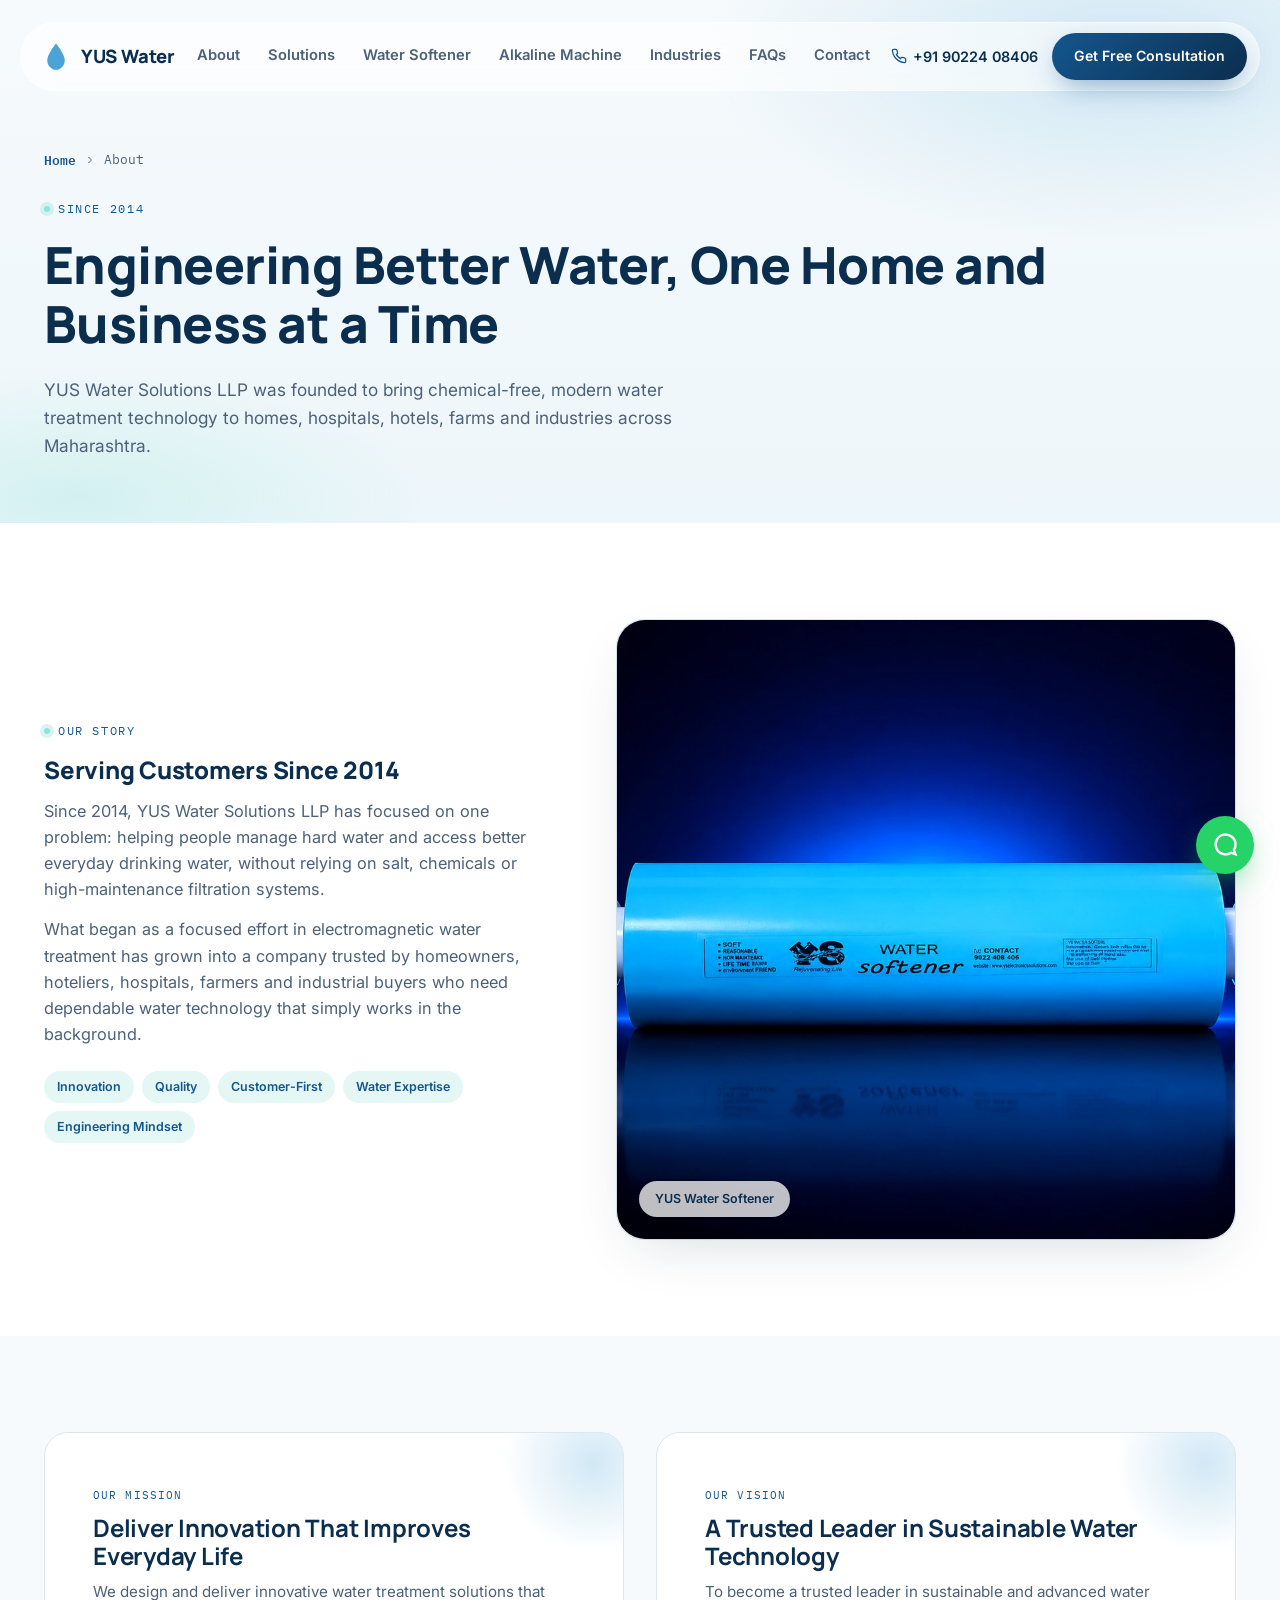
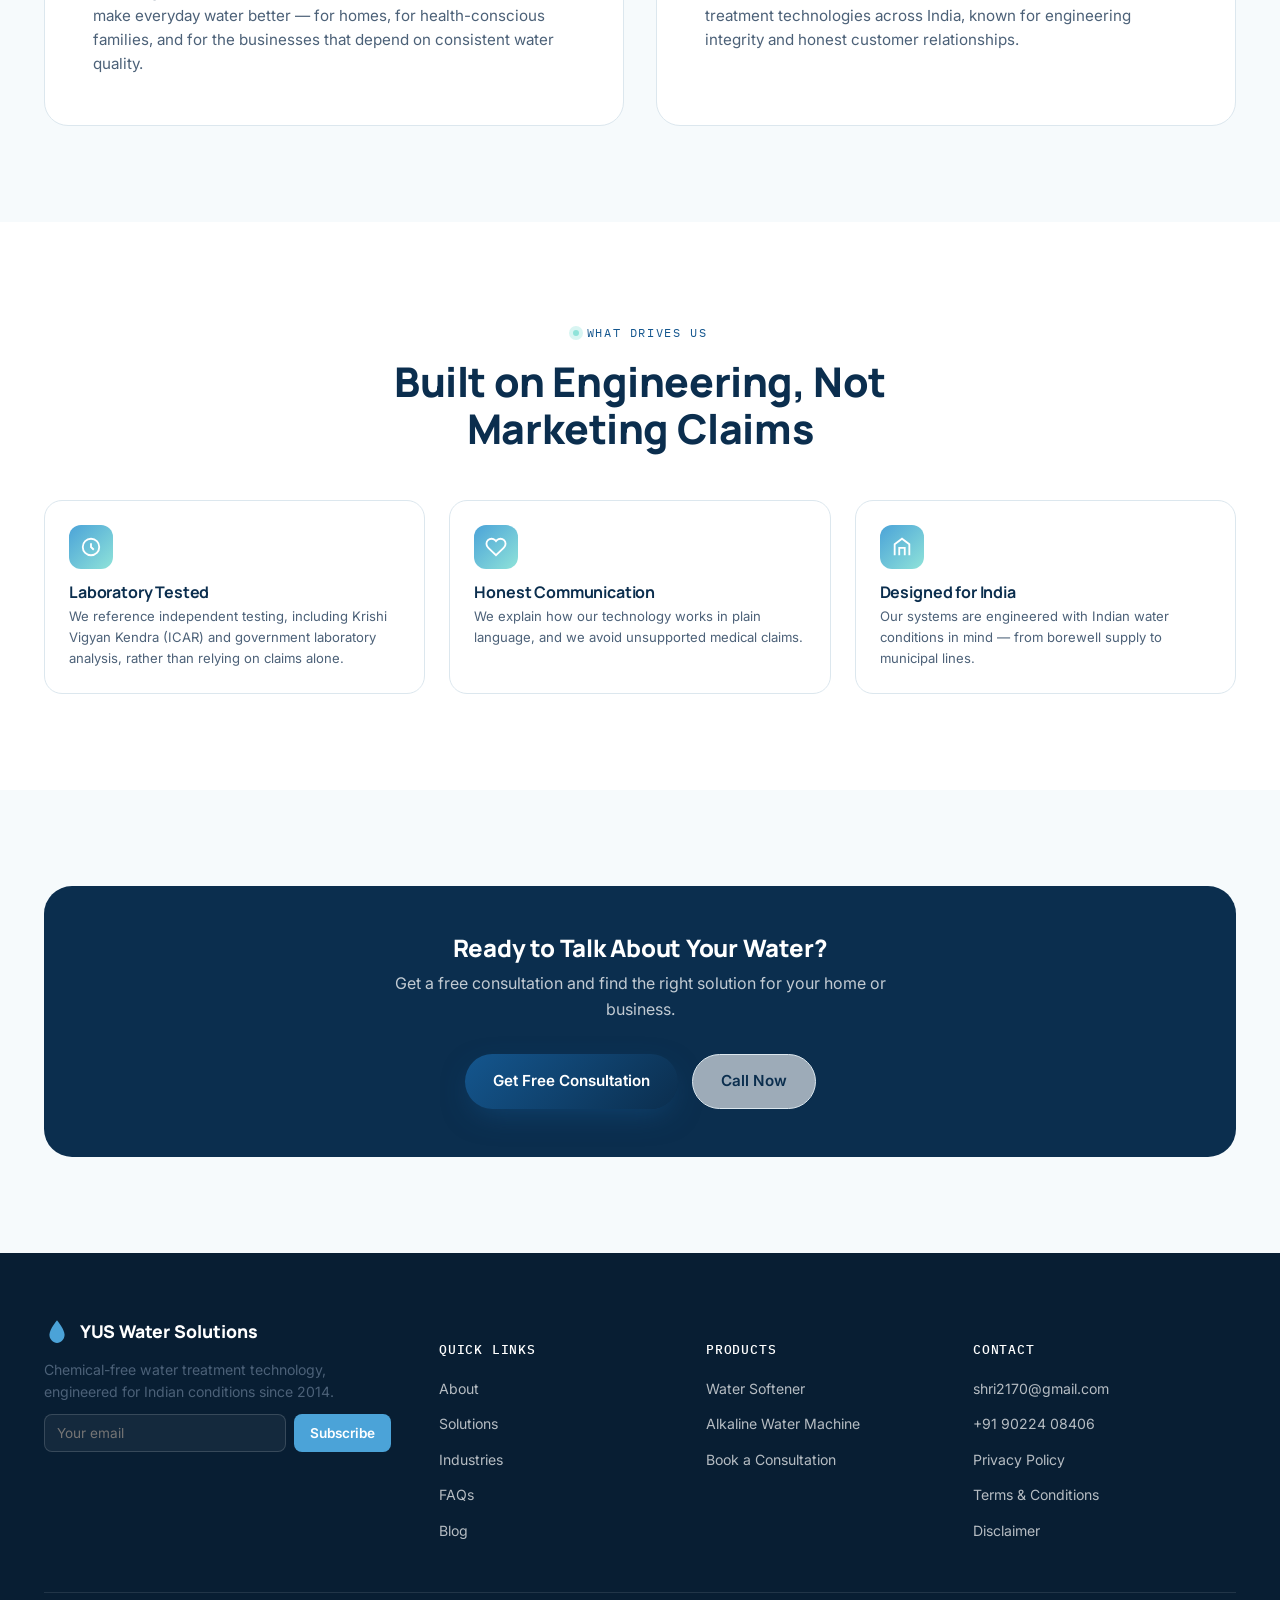
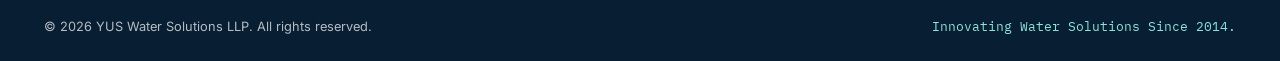
<file: about.html>
<!DOCTYPE html>
<html lang="en">
<head>
<meta charset="UTF-8">
<meta name="viewport" content="width=device-width, initial-scale=1.0">
<title>About YUS Water Solutions | Water Treatment Company Since 2014</title>
<meta name="description" content="Learn about YUS Water Solutions LLP — engineering chemical-free water softeners and alkaline water ionizers for Indian homes and businesses since 2014.">
<link rel="canonical" href="https://www.yuswater.com/about.html">
<meta property="og:type" content="website">
<meta property="og:title" content="About YUS Water Solutions | Water Treatment Company Since 2014">
<meta property="og:description" content="Learn about YUS Water Solutions LLP — engineering chemical-free water softeners and alkaline water ionizers for Indian homes and businesses since 2014.">
<meta property="og:url" content="https://www.yuswater.com/about.html">
<meta name="twitter:card" content="summary_large_image">
<link rel="icon" href="favicon.ico">
<link rel="manifest" href="manifest.json">
<link rel="preconnect" href="https://fonts.googleapis.com">
<link rel="preconnect" href="https://fonts.gstatic.com" crossorigin>
<link href="https://fonts.googleapis.com/css2?family=Manrope:wght@500;700;800&family=Inter:wght@400;500;600&family=IBM+Plex+Mono:wght@500&display=swap" rel="stylesheet">
<link rel="stylesheet" href="styles.css">

</head>
<body>
<header class="nav" id="siteNav">
  <div class="container nav-inner">
    <a href="index.html" class="logo" aria-label="YUS Water Solutions home">
      <svg viewBox="0 0 24 24" fill="none"><path d="M12 2C12 2 5 10.5 5 15.5C5 19.6 8.4 23 12 23C15.6 23 19 19.6 19 15.5C19 10.5 12 2 12 2Z" fill="url(#g1)"/><defs><linearGradient id="g1" x1="5" y1="2" x2="19" y2="23"><stop stop-color="#4BA3D8"/><stop offset="1" stop-color="#14568E"/></linearGradient></defs></svg>
      YUS Water
    </a>
    <nav class="nav-links" aria-label="Primary">
      <a href="about.html">About</a>
      <a href="index.html#solutions">Solutions</a>
      <a href="water-softener.html">Water Softener</a>
      <a href="alkaline-machine.html">Alkaline Machine</a>
      <a href="industries.html">Industries</a>
      <a href="faq.html">FAQs</a>
      <a href="contact.html">Contact</a>
    </nav>
    <div class="nav-right">
      <a href="tel:+919022408406" class="nav-phone">
        <svg viewBox="0 0 24 24" fill="none" stroke="currentColor" stroke-width="2"><path d="M22 16.92v3a2 2 0 0 1-2.18 2 19.79 19.79 0 0 1-8.63-3.07 19.5 19.5 0 0 1-6-6 19.79 19.79 0 0 1-3.07-8.67A2 2 0 0 1 4.11 2h3a2 2 0 0 1 2 1.72c.13.96.36 1.9.68 2.81a2 2 0 0 1-.45 2.11L8.09 9.91a16 16 0 0 0 6 6l1.27-1.27a2 2 0 0 1 2.11-.45c.91.32 1.85.55 2.81.68A2 2 0 0 1 22 16.92z"/></svg>
        +91 90224 08406
      </a>
      <a href="https://wa.me/919022408406?text=Hello%21%20I%20would%20like%20to%20get%20a%20free%20consultation%20regarding%20your%20water%20treatment%20solutions.%20Please%20help%20me%20choose%20the%20best%20product%20for%20my%20requirements." target="_blank" rel="noopener" class="btn btn-primary nav-cta">Get Free Consultation</a>
      <button class="nav-toggle" id="navToggle" aria-label="Open menu" aria-expanded="false" aria-controls="drawer">
        <svg width="20" height="20" viewBox="0 0 24 24" fill="none" stroke="#0B2038" stroke-width="2"><path d="M3 6h18M3 12h18M3 18h18"/></svg>
      </button>
    </div>
  </div>
</header>

<div class="scrim" id="scrim"></div>
<div class="drawer" id="drawer">
  <button class="drawer-close" id="drawerClose" aria-label="Close menu">&times;</button>
  <a href="about.html">About</a>
  <a href="index.html#solutions">Solutions</a>
  <a href="water-softener.html">Water Softener</a>
  <a href="alkaline-machine.html">Alkaline Machine</a>
  <a href="industries.html">Industries</a>
  <a href="faq.html">FAQs</a>
  <a href="contact.html">Contact</a>
  <a href="https://wa.me/919022408406?text=Hello%21%20I%20would%20like%20to%20get%20a%20free%20consultation%20regarding%20your%20water%20treatment%20solutions.%20Please%20help%20me%20choose%20the%20best%20product%20for%20my%20requirements." target="_blank" rel="noopener" class="btn btn-primary">Get Free Consultation</a>
</div>


<main>

<section class="page-hero">
  <div class="container">
    <div class="breadcrumb"><a href="index.html">Home</a><svg viewBox="0 0 24 24" fill="none" stroke="currentColor" stroke-width="2"><path d="M9 6l6 6-6 6"/></svg><span>About</span></div>
    <span class="eyebrow">Since 2014</span>
    <h1>Engineering Better Water, One Home and Business at a Time</h1>
    <p class="lead">YUS Water Solutions LLP was founded to bring chemical-free, modern water treatment technology to homes, hospitals, hotels, farms and industries across Maharashtra.</p>
  </div>
</section>

<section class="section" style="background:#fff;">
  <div class="container">
    <div class="deep-grid">
      <div>
        <span class="eyebrow">Our Story</span>
        <h2>Serving Customers Since 2014</h2>
        <p style="margin-top:14px;font-size:1.02rem;">Since 2014, YUS Water Solutions LLP has focused on one problem: helping people manage hard water and access better everyday drinking water, without relying on salt, chemicals or high-maintenance filtration systems.</p>
        <p style="margin-top:14px;font-size:1.02rem;">What began as a focused effort in electromagnetic water treatment has grown into a company trusted by homeowners, hoteliers, hospitals, farmers and industrial buyers who need dependable water technology that simply works in the background.</p>
        <div class="chip-row">
          <span class="chip">Innovation</span><span class="chip">Quality</span><span class="chip">Customer-First</span><span class="chip">Water Expertise</span><span class="chip">Engineering Mindset</span>
        </div>
      </div>
      <div class="deep-visual reveal" style="padding:0;">
        <div class="product-shot light" style="width:100%;height:100%;">
          <img src="assets/product/water-softener.jpg" alt="YUS Water Softener, the flagship chemical-free hard water solution" loading="lazy" width="1400" height="931">
          <span class="shot-caption">YUS Water Softener</span>
        </div>
      </div>
    </div>
  </div>
</section>

<section class="section">
  <div class="container">
    <div class="solutions-grid">
      <div class="solution-card reveal">
        <span class="tag">Our Mission</span>
        <h3>Deliver Innovation That Improves Everyday Life</h3>
        <p class="desc">We design and deliver innovative water treatment solutions that make everyday water better — for homes, for health-conscious families, and for the businesses that depend on consistent water quality.</p>
      </div>
      <div class="solution-card reveal reveal-delay-1">
        <span class="tag">Our Vision</span>
        <h3>A Trusted Leader in Sustainable Water Technology</h3>
        <p class="desc">To become a trusted leader in sustainable and advanced water treatment technologies across India, known for engineering integrity and honest customer relationships.</p>
      </div>
    </div>
  </div>
</section>

<section class="section" style="background:#fff;">
  <div class="container">
    <div class="section-head center reveal">
      <span class="eyebrow" style="justify-content:center;">What Drives Us</span>
      <h2>Built on Engineering, Not Marketing Claims</h2>
    </div>
    <div class="benefits-grid" style="grid-template-columns:repeat(3,1fr);">
      <div class="benefit-card reveal">
        <div class="ic"><svg viewBox="0 0 24 24" fill="none" stroke="#fff" stroke-width="2"><circle cx="12" cy="12" r="9"/><path d="M12 8v4l3 3"/></svg></div>
        <h4>Laboratory Tested</h4>
        <p class="sub">We reference independent testing, including Krishi Vigyan Kendra (ICAR) and government laboratory analysis, rather than relying on claims alone.</p>
      </div>
      <div class="benefit-card reveal reveal-delay-1">
        <div class="ic"><svg viewBox="0 0 24 24" fill="none" stroke="#fff" stroke-width="2"><path d="M20.8 4.6a5.5 5.5 0 00-7.8 0L12 5.6l-1-1a5.5 5.5 0 10-7.8 7.8l1 1L12 21l7.8-7.6 1-1a5.5 5.5 0 000-7.8z"/></svg></div>
        <h4>Honest Communication</h4>
        <p class="sub">We explain how our technology works in plain language, and we avoid unsupported medical claims.</p>
      </div>
      <div class="benefit-card reveal reveal-delay-2">
        <div class="ic"><svg viewBox="0 0 24 24" fill="none" stroke="#fff" stroke-width="2"><path d="M4 21V9l8-6 8 6v12M9 21v-8h6v8"/></svg></div>
        <h4>Designed for India</h4>
        <p class="sub">Our systems are engineered with Indian water conditions in mind — from borewell supply to municipal lines.</p>
      </div>
    </div>
  </div>
</section>

<section class="section">
  <div class="container">
    <div class="contact-panel reveal" style="text-align:center;">
      <h2 style="color:#fff;">Ready to Talk About Your Water?</h2>
      <p style="color:rgba(255,255,255,.75);margin-top:10px;max-width:520px;margin-left:auto;margin-right:auto;">Get a free consultation and find the right solution for your home or business.</p>
      <div style="margin-top:var(--sp-3);display:flex;gap:14px;justify-content:center;flex-wrap:wrap;">
        <a href="https://wa.me/919022408406?text=Hello%21%20I%20would%20like%20to%20get%20a%20free%20consultation%20regarding%20your%20water%20treatment%20solutions.%20Please%20help%20me%20choose%20the%20best%20product%20for%20my%20requirements." target="_blank" rel="noopener" class="btn btn-primary">Get Free Consultation</a>
        <a href="tel:+919022408406" class="btn btn-ghost">Call Now</a>
      </div>
    </div>
  </div>
</section>

</main>

<footer>
  <div class="container">
    <div class="footer-grid">
      <div>
        <div class="footer-logo">
          <svg viewBox="0 0 24 24" fill="none"><path d="M12 2C12 2 5 10.5 5 15.5C5 19.6 8.4 23 12 23C15.6 23 19 19.6 19 15.5C19 10.5 12 2 12 2Z" fill="url(#g2)"/><defs><linearGradient id="g2" x1="5" y1="2" x2="19" y2="23"><stop stop-color="#4BA3D8"/><stop offset="1" stop-color="#8FE3D9"/></linearGradient></defs></svg>
          YUS Water Solutions
        </div>
        <p style="font-size:0.88rem;">Chemical-free water treatment technology, engineered for Indian conditions since 2014.</p>
        <div class="newsletter">
          <input type="email" placeholder="Your email" aria-label="Newsletter email" id="newsletterEmail">
          <button type="button" id="newsletterBtn">Subscribe</button>
        </div>
        <p class="newsletter-msg" id="newsletterMsg" role="status" aria-live="polite"></p>
      </div>
      <div>
        <h5>Quick Links</h5>
        <ul>
          <li><a href="about.html">About</a></li>
          <li><a href="index.html#solutions">Solutions</a></li>
          <li><a href="industries.html">Industries</a></li>
          <li><a href="faq.html">FAQs</a></li>
          <li><a href="blog.html">Blog</a></li>
        </ul>
      </div>
      <div>
        <h5>Products</h5>
        <ul>
          <li><a href="water-softener.html">Water Softener</a></li>
          <li><a href="alkaline-machine.html">Alkaline Water Machine</a></li>
          <li><a href="contact.html">Book a Consultation</a></li>
        </ul>
      </div>
      <div>
        <h5>Contact</h5>
        <ul>
          <li><a href="mailto:shri2170@gmail.com">shri2170@gmail.com</a></li>
          <li><a href="tel:+919022408406">+91 90224 08406</a></li>
          <li><a href="privacy-policy.html">Privacy Policy</a></li>
          <li><a href="terms.html">Terms &amp; Conditions</a></li>
          <li><a href="disclaimer.html">Disclaimer</a></li>
        </ul>
      </div>
    </div>
    <div class="footer-bottom">
      <span>&copy; 2026 YUS Water Solutions LLP. All rights reserved.</span>
      <span class="footer-tagline">Innovating Water Solutions Since 2014.</span>
    </div>
  </div>
</footer>

<a class="whatsapp-float" href="https://wa.me/919022408406?text=Hello%2C%20I%20would%20like%20to%20know%20more%20about%20YUS%20Water%20Solutions.%20Please%20contact%20me." target="_blank" rel="noopener" aria-label="Chat on WhatsApp">
  <svg viewBox="0 0 24 24" fill="none" stroke="currentColor" stroke-width="2"><path d="M21 11.5a8.5 8.5 0 10-3.8 7.1L21 20l-1.4-3.7A8.5 8.5 0 0021 11.5z"/></svg>
</a>

<!-- MOBILE STICKY CALL BAR -->
<div class="mobile-callbar">
  <a class="call" href="tel:+919022408406">Call Now</a>
  <a class="wa" href="https://wa.me/919022408406?text=Hello%2C%20I%20would%20like%20to%20know%20more%20about%20YUS%20Water%20Solutions.%20Please%20contact%20me." target="_blank" rel="noopener">WhatsApp</a>
</div>


<script src="main.js"></script>

</body>
</html>
</file>
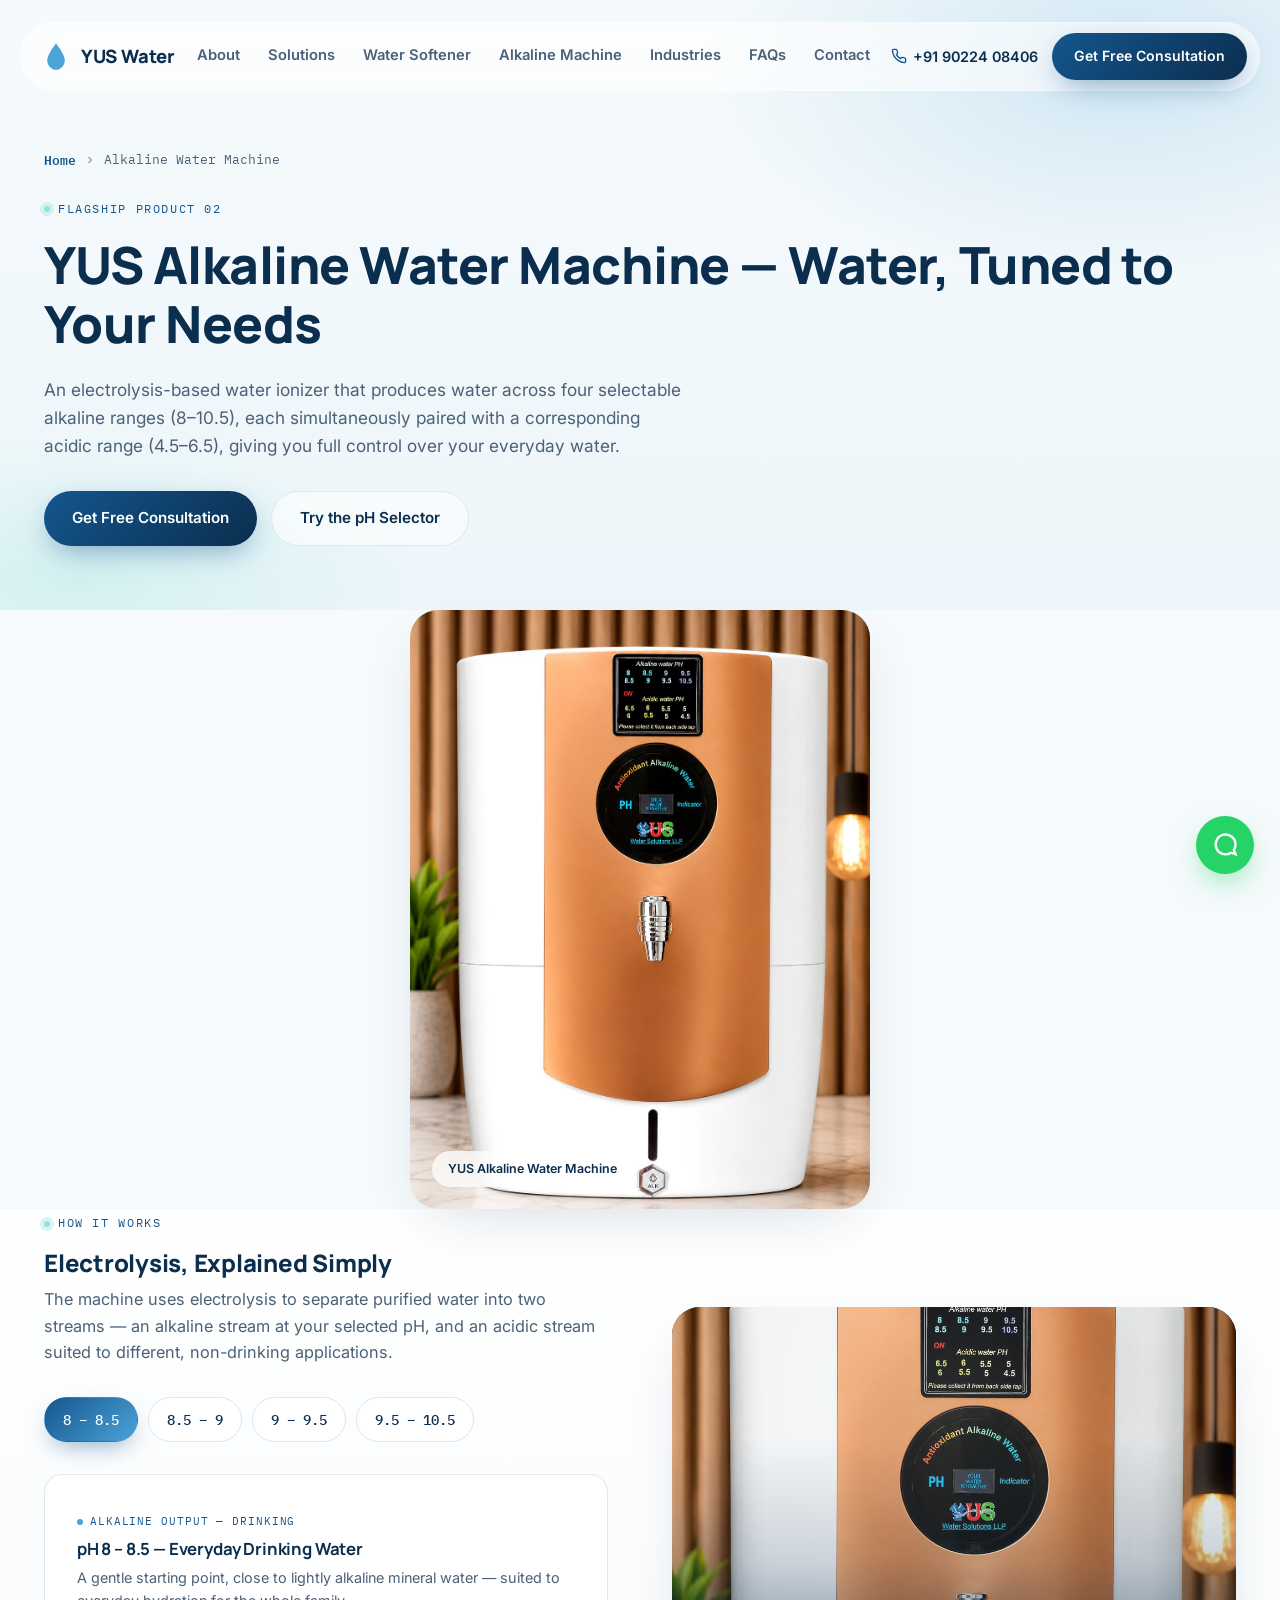
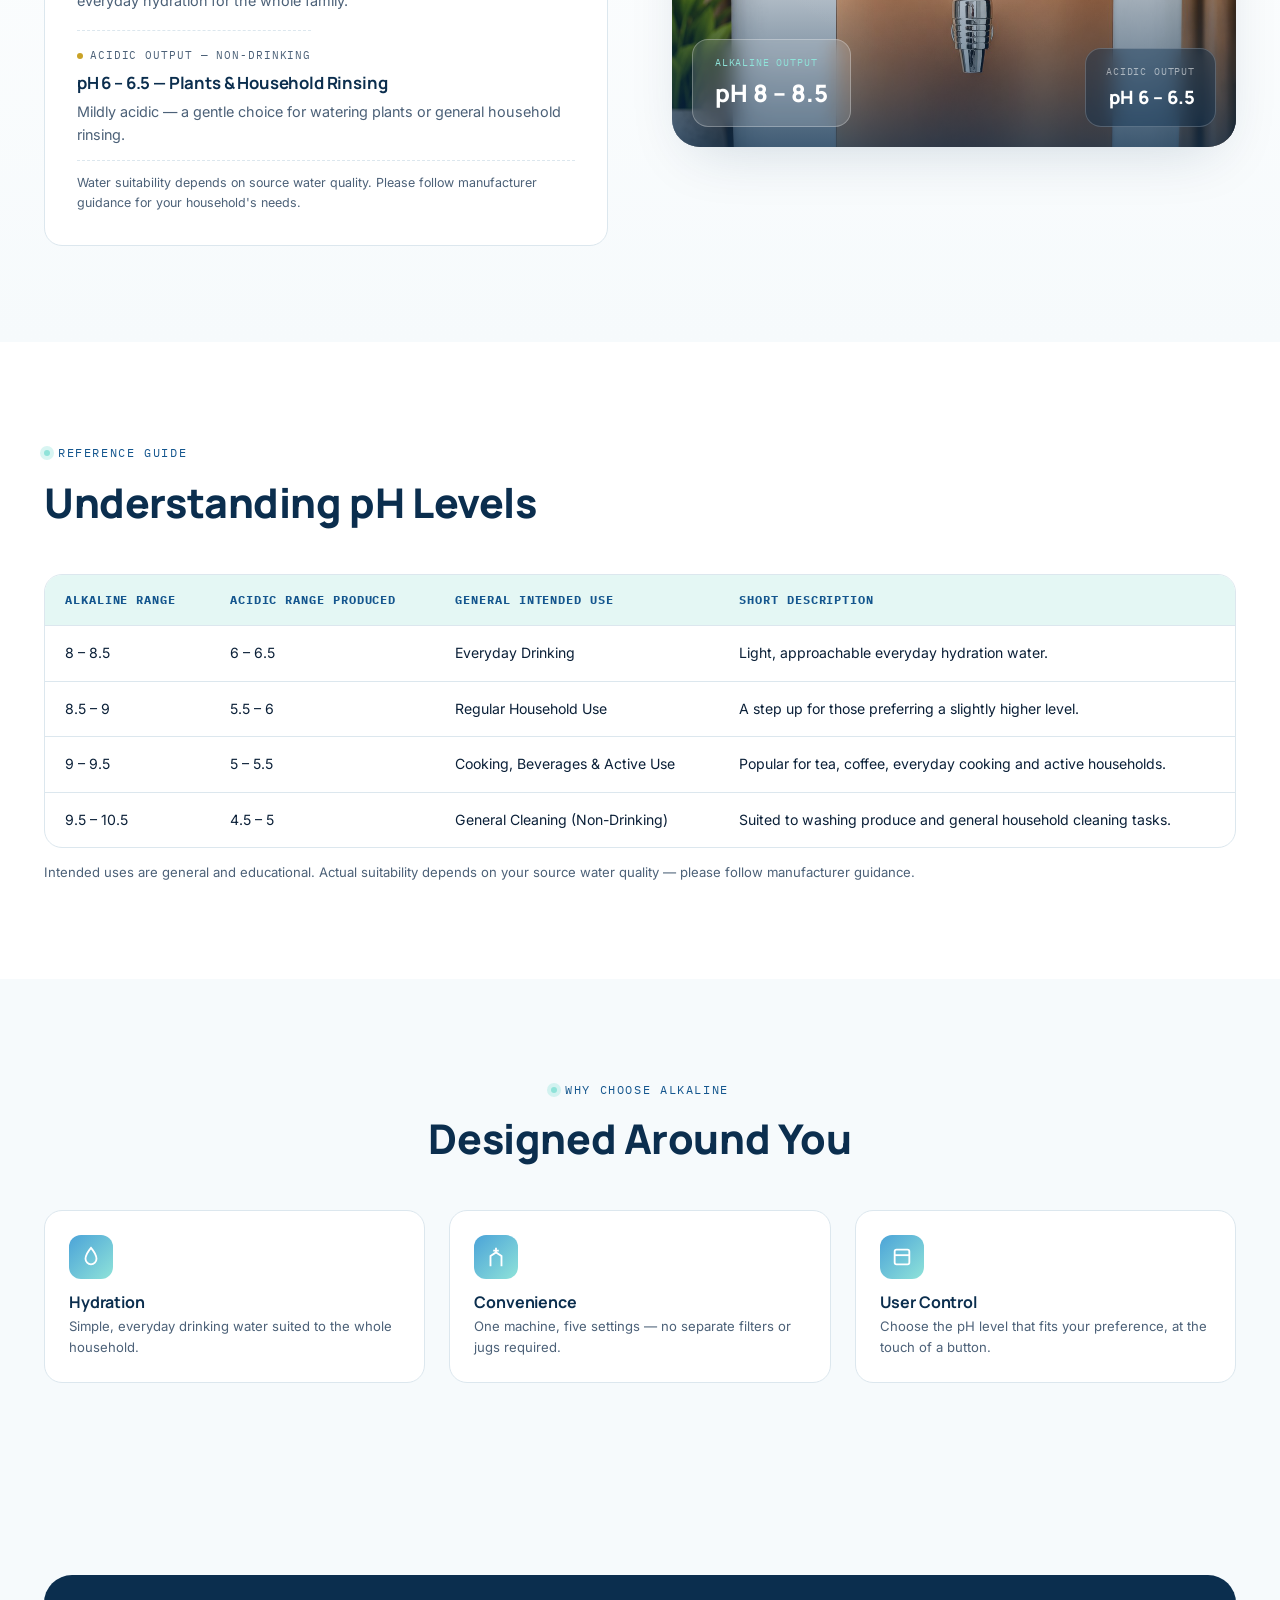
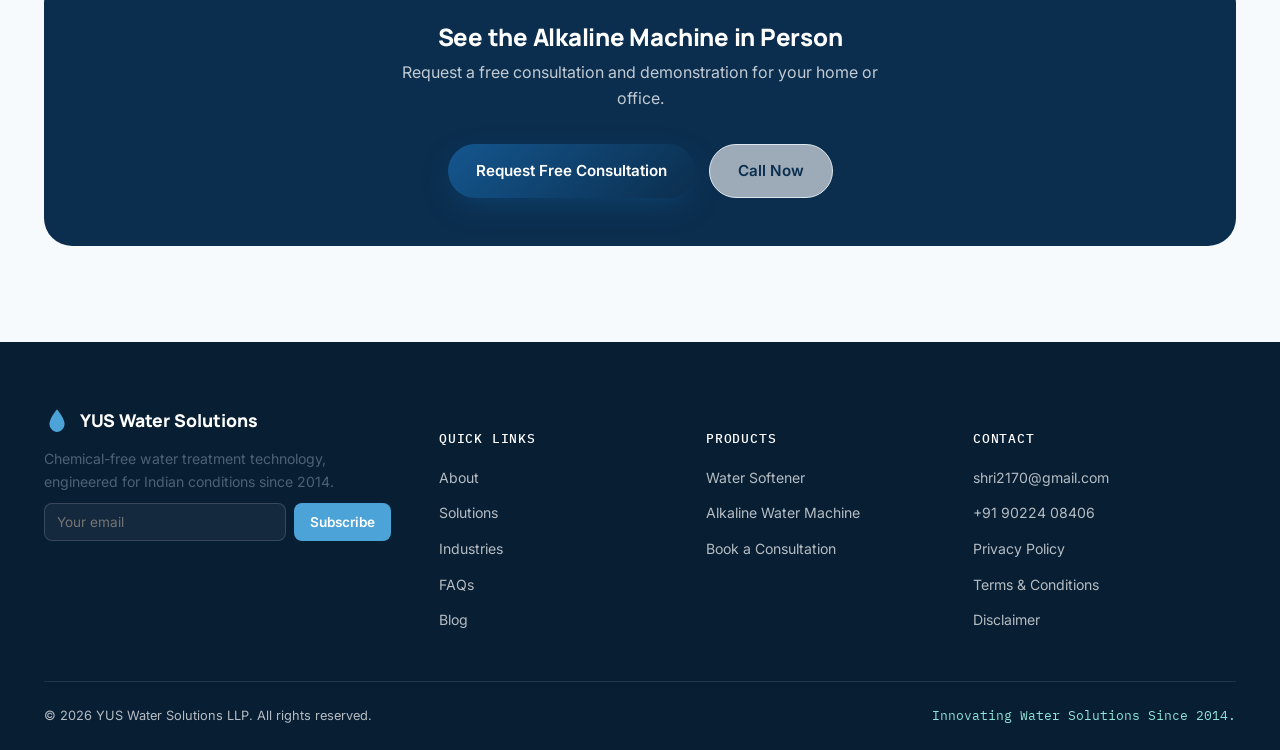
<file: alkaline-machine (1).html>
<!DOCTYPE html>
<html lang="en">
<head>
<meta charset="UTF-8">
<meta name="viewport" content="width=device-width, initial-scale=1.0">
<title>YUS Alkaline Water Machine | Alkaline 8–10.5 & Acidic 4.5–6.5 Ranges</title>
<meta name="description" content="Advanced electrolysis-based alkaline water ionizer with four selectable alkaline ranges from 8 to 10.5, each paired with a corresponding acidic stream from 4.5 to 6.5. User-controlled, premium drinking water experience.">
<link rel="canonical" href="https://www.yuswater.com/alkaline-machine.html">
<meta property="og:type" content="website">
<meta property="og:title" content="YUS Alkaline Water Machine | Alkaline 8–10.5 & Acidic 4.5–6.5 Ranges">
<meta property="og:description" content="Advanced electrolysis-based alkaline water ionizer with four selectable alkaline ranges (8–10.5), each paired with a corresponding acidic stream (4.5–6.5).">
<meta property="og:url" content="https://www.yuswater.com/alkaline-machine.html">
<meta name="twitter:card" content="summary_large_image">
<link rel="icon" href="favicon.ico">
<link rel="manifest" href="manifest.json">
<link rel="preconnect" href="https://fonts.googleapis.com">
<link rel="preconnect" href="https://fonts.gstatic.com" crossorigin>
<link href="https://fonts.googleapis.com/css2?family=Manrope:wght@500;700;800&family=Inter:wght@400;500;600&family=IBM+Plex+Mono:wght@500&display=swap" rel="stylesheet">
<link rel="stylesheet" href="styles.css">

</head>
<body>
<header class="nav" id="siteNav">
  <div class="container nav-inner">
    <a href="index.html" class="logo" aria-label="YUS Water Solutions home">
      <svg viewBox="0 0 24 24" fill="none"><path d="M12 2C12 2 5 10.5 5 15.5C5 19.6 8.4 23 12 23C15.6 23 19 19.6 19 15.5C19 10.5 12 2 12 2Z" fill="url(#g1)"/><defs><linearGradient id="g1" x1="5" y1="2" x2="19" y2="23"><stop stop-color="#4BA3D8"/><stop offset="1" stop-color="#14568E"/></linearGradient></defs></svg>
      YUS Water
    </a>
    <nav class="nav-links" aria-label="Primary">
      <a href="about.html">About</a>
      <a href="index.html#solutions">Solutions</a>
      <a href="water-softener.html">Water Softener</a>
      <a href="alkaline-machine.html">Alkaline Machine</a>
      <a href="industries.html">Industries</a>
      <a href="faq.html">FAQs</a>
      <a href="contact.html">Contact</a>
    </nav>
    <div class="nav-right">
      <a href="tel:+919022408406" class="nav-phone">
        <svg viewBox="0 0 24 24" fill="none" stroke="currentColor" stroke-width="2"><path d="M22 16.92v3a2 2 0 0 1-2.18 2 19.79 19.79 0 0 1-8.63-3.07 19.5 19.5 0 0 1-6-6 19.79 19.79 0 0 1-3.07-8.67A2 2 0 0 1 4.11 2h3a2 2 0 0 1 2 1.72c.13.96.36 1.9.68 2.81a2 2 0 0 1-.45 2.11L8.09 9.91a16 16 0 0 0 6 6l1.27-1.27a2 2 0 0 1 2.11-.45c.91.32 1.85.55 2.81.68A2 2 0 0 1 22 16.92z"/></svg>
        +91 90224 08406
      </a>
      <a href="contact.html" class="btn btn-primary nav-cta">Get Free Consultation</a>
      <button class="nav-toggle" id="navToggle" aria-label="Open menu" aria-expanded="false" aria-controls="drawer">
        <svg width="20" height="20" viewBox="0 0 24 24" fill="none" stroke="#0B2038" stroke-width="2"><path d="M3 6h18M3 12h18M3 18h18"/></svg>
      </button>
    </div>
  </div>
</header>

<div class="scrim" id="scrim"></div>
<div class="drawer" id="drawer">
  <button class="drawer-close" id="drawerClose" aria-label="Close menu">&times;</button>
  <a href="about.html">About</a>
  <a href="index.html#solutions">Solutions</a>
  <a href="water-softener.html">Water Softener</a>
  <a href="alkaline-machine.html">Alkaline Machine</a>
  <a href="industries.html">Industries</a>
  <a href="faq.html">FAQs</a>
  <a href="contact.html">Contact</a>
  <a href="contact.html" class="btn btn-primary">Get Free Consultation</a>
</div>


<main>

<section class="page-hero">
  <div class="container">
    <div class="breadcrumb"><a href="index.html">Home</a><svg viewBox="0 0 24 24" fill="none" stroke="currentColor" stroke-width="2"><path d="M9 6l6 6-6 6"/></svg><span>Alkaline Water Machine</span></div>
    <span class="eyebrow">Flagship Product 02</span>
    <h1>YUS Alkaline Water Machine — Water, Tuned to Your Needs</h1>
    <p class="lead">An electrolysis-based water ionizer that produces water across four selectable alkaline ranges (8–10.5), each simultaneously paired with a corresponding acidic range (4.5–6.5), giving you full control over your everyday water.</p>
    <div class="hero-ctas">
      <a href="contact.html" class="btn btn-primary">Get Free Consultation</a>
      <a href="#ph-select" class="btn btn-ghost">Try the pH Selector</a>
    </div>
  </div>
</section>

<section class="section" style="padding-top:0;padding-bottom:0;">
  <div class="container">
    <div class="product-shot light contain reveal" style="aspect-ratio:1099/1431;max-width:460px;margin:0 auto;">
      <img src="assets/product/alkaline-machine.jpg" alt="YUS Alkaline Water Machine, full product photo" loading="eager" width="1099" height="1431">
      <span class="shot-caption">YUS Alkaline Water Machine</span>
    </div>
  </div>
</section>

<section class="section alk-section" id="ph-select" style="padding-top:0;">
  <div class="container">
    <div class="alk-grid">
      <div>
        <span class="eyebrow">How It Works</span>
        <h2>Electrolysis, Explained Simply</h2>
        <p style="margin-top:10px;font-size:1.02rem;">The machine uses electrolysis to separate purified water into two streams — an alkaline stream at your selected pH, and an acidic stream suited to different, non-drinking applications.</p>

        <div class="ph-selector" role="group" aria-label="Select alkaline pH range">
          <button class="ph-btn active" data-ph="8-8.5" aria-pressed="true">8 – 8.5</button>
          <button class="ph-btn" data-ph="8.5-9" aria-pressed="false">8.5 – 9</button>
          <button class="ph-btn" data-ph="9-9.5" aria-pressed="false">9 – 9.5</button>
          <button class="ph-btn" data-ph="9.5-10.5" aria-pressed="false">9.5 – 10.5</button>
        </div>

        <div class="ph-panel">
          <span class="ph-panel-tag">Alkaline Output — Drinking</span>
          <h4 id="phTitle">pH 8 – 8.5 — Everyday Drinking Water</h4>
          <p id="phDesc">A gentle starting point, close to lightly alkaline mineral water — suited to everyday hydration for the whole family.</p>

          <span class="ph-panel-tag acid">Acidic Output — Non-Drinking</span>
          <h4 id="phAcidTitle">pH 6 – 6.5 — Plants &amp; Household Rinsing</h4>
          <p id="phAcidDesc">Mildly acidic — a gentle choice for watering plants or general household rinsing.</p>

          <p class="disc">Water suitability depends on source water quality. Please follow manufacturer guidance for your household's needs.</p>
        </div>
      </div>

      <div class="machine-visual reveal">
        <img class="machine-photo" src="assets/product/alkaline-machine.jpg" alt="YUS Alkaline Water Machine dispensing alkaline water" loading="lazy" width="1099" height="1431">
        <div class="machine-scrim"></div>
        <div class="machine-ambient"></div>
        <div class="ph-readout" id="phReadout">
          <span class="ph-readout-label">Alkaline Output</span>
          <span class="ph-readout-value" id="phReadoutValue">pH 8 – 8.5</span>
        </div>
        <div class="ph-readout-acid" id="phReadoutAcid">
          <span class="ph-readout-label">Acidic Output</span>
          <span class="ph-readout-value" id="phReadoutAcidValue">pH 6 – 6.5</span>
        </div>
      </div>
    </div>
  </div>
</section>

<section class="section" style="background:#fff;">
  <div class="container">
    <div class="section-head reveal">
      <span class="eyebrow">Reference Guide</span>
      <h2>Understanding pH Levels</h2>
    </div>
    <div class="ph-table-wrap">
      <table class="ph-table">
        <thead><tr><th>Alkaline Range</th><th>Acidic Range Produced</th><th>General Intended Use</th><th>Short Description</th></tr></thead>
        <tbody>
          <tr><td>8 – 8.5</td><td>6 – 6.5</td><td>Everyday Drinking</td><td>Light, approachable everyday hydration water.</td></tr>
          <tr><td>8.5 – 9</td><td>5.5 – 6</td><td>Regular Household Use</td><td>A step up for those preferring a slightly higher level.</td></tr>
          <tr><td>9 – 9.5</td><td>5 – 5.5</td><td>Cooking, Beverages &amp; Active Use</td><td>Popular for tea, coffee, everyday cooking and active households.</td></tr>
          <tr><td>9.5 – 10.5</td><td>4.5 – 5</td><td>General Cleaning (Non-Drinking)</td><td>Suited to washing produce and general household cleaning tasks.</td></tr>
        </tbody>
      </table>
    </div>
    <p style="margin-top:14px;font-size:0.82rem;color:var(--ink-soft);">Intended uses are general and educational. Actual suitability depends on your source water quality — please follow manufacturer guidance.</p>
  </div>
</section>

<section class="section">
  <div class="container">
    <div class="section-head center reveal">
      <span class="eyebrow" style="justify-content:center;">Why Choose Alkaline</span>
      <h2>Designed Around You</h2>
    </div>
    <div class="benefits-grid" style="grid-template-columns:repeat(3,1fr);">
      <div class="benefit-card reveal">
        <div class="ic"><svg viewBox="0 0 24 24" fill="none" stroke="#fff" stroke-width="2"><path d="M12 2C12 2 6 9 6 14a6 6 0 0012 0c0-5-6-12-6-12z"/></svg></div>
        <h4>Hydration</h4>
        <p class="sub">Simple, everyday drinking water suited to the whole household.</p>
      </div>
      <div class="benefit-card reveal reveal-delay-1">
        <div class="ic"><svg viewBox="0 0 24 24" fill="none" stroke="#fff" stroke-width="2"><path d="M12 2v6M9 5h6M6 22V11l6-4 6 4v11"/></svg></div>
        <h4>Convenience</h4>
        <p class="sub">One machine, five settings — no separate filters or jugs required.</p>
      </div>
      <div class="benefit-card reveal reveal-delay-2">
        <div class="ic"><svg viewBox="0 0 24 24" fill="none" stroke="#fff" stroke-width="2"><rect x="4" y="4" width="16" height="16" rx="2"/><path d="M4 10h16"/></svg></div>
        <h4>User Control</h4>
        <p class="sub">Choose the pH level that fits your preference, at the touch of a button.</p>
      </div>
    </div>
  </div>
</section>

<section class="section">
  <div class="container">
    <div class="contact-panel reveal" style="text-align:center;">
      <h2 style="color:#fff;">See the Alkaline Machine in Person</h2>
      <p style="color:rgba(255,255,255,.75);margin-top:10px;max-width:520px;margin-left:auto;margin-right:auto;">Request a free consultation and demonstration for your home or office.</p>
      <div style="margin-top:var(--sp-3);display:flex;gap:14px;justify-content:center;flex-wrap:wrap;">
        <a href="contact.html" class="btn btn-primary">Request Free Consultation</a>
        <a href="tel:+919022408406" class="btn btn-ghost">Call Now</a>
      </div>
    </div>
  </div>
</section>

</main>

<footer>
  <div class="container">
    <div class="footer-grid">
      <div>
        <div class="footer-logo">
          <svg viewBox="0 0 24 24" fill="none"><path d="M12 2C12 2 5 10.5 5 15.5C5 19.6 8.4 23 12 23C15.6 23 19 19.6 19 15.5C19 10.5 12 2 12 2Z" fill="url(#g2)"/><defs><linearGradient id="g2" x1="5" y1="2" x2="19" y2="23"><stop stop-color="#4BA3D8"/><stop offset="1" stop-color="#8FE3D9"/></linearGradient></defs></svg>
          YUS Water Solutions
        </div>
        <p style="font-size:0.88rem;">Chemical-free water treatment technology, engineered for Indian conditions since 2014.</p>
        <div class="newsletter">
          <input type="email" placeholder="Your email" aria-label="Newsletter email">
          <button type="button">Subscribe</button>
        </div>
      </div>
      <div>
        <h5>Quick Links</h5>
        <ul>
          <li><a href="about.html">About</a></li>
          <li><a href="index.html#solutions">Solutions</a></li>
          <li><a href="industries.html">Industries</a></li>
          <li><a href="faq.html">FAQs</a></li>
          <li><a href="blog.html">Blog</a></li>
        </ul>
      </div>
      <div>
        <h5>Products</h5>
        <ul>
          <li><a href="water-softener.html">Water Softener</a></li>
          <li><a href="alkaline-machine.html">Alkaline Water Machine</a></li>
          <li><a href="contact.html">Book a Consultation</a></li>
        </ul>
      </div>
      <div>
        <h5>Contact</h5>
        <ul>
          <li><a href="mailto:shri2170@gmail.com">shri2170@gmail.com</a></li>
          <li><a href="tel:+919022408406">+91 90224 08406</a></li>
          <li><a href="privacy-policy.html">Privacy Policy</a></li>
          <li><a href="terms.html">Terms &amp; Conditions</a></li>
          <li><a href="disclaimer.html">Disclaimer</a></li>
        </ul>
      </div>
    </div>
    <div class="footer-bottom">
      <span>&copy; 2026 YUS Water Solutions LLP. All rights reserved.</span>
      <span class="footer-tagline">Innovating Water Solutions Since 2014.</span>
    </div>
  </div>
</footer>

<a class="whatsapp-float" href="https://wa.me/919022408406?text=Hello%2C%20I%20would%20like%20to%20know%20more%20about%20YUS%20Water%20Solutions.%20Please%20contact%20me." target="_blank" rel="noopener" aria-label="Chat on WhatsApp">
  <svg viewBox="0 0 24 24" fill="none" stroke="currentColor" stroke-width="2"><path d="M21 11.5a8.5 8.5 0 10-3.8 7.1L21 20l-1.4-3.7A8.5 8.5 0 0021 11.5z"/></svg>
</a>

<!-- MOBILE STICKY CALL BAR -->
<div class="mobile-callbar">
  <a class="call" href="tel:+919022408406">Call Now</a>
  <a class="wa" href="https://wa.me/919022408406?text=Hello%2C%20I%20would%20like%20to%20know%20more%20about%20YUS%20Water%20Solutions.%20Please%20contact%20me." target="_blank" rel="noopener">WhatsApp</a>
</div>


<script src="main.js"></script>
<script src="ph-selector.js"></script>

</body>
</html>
</file>
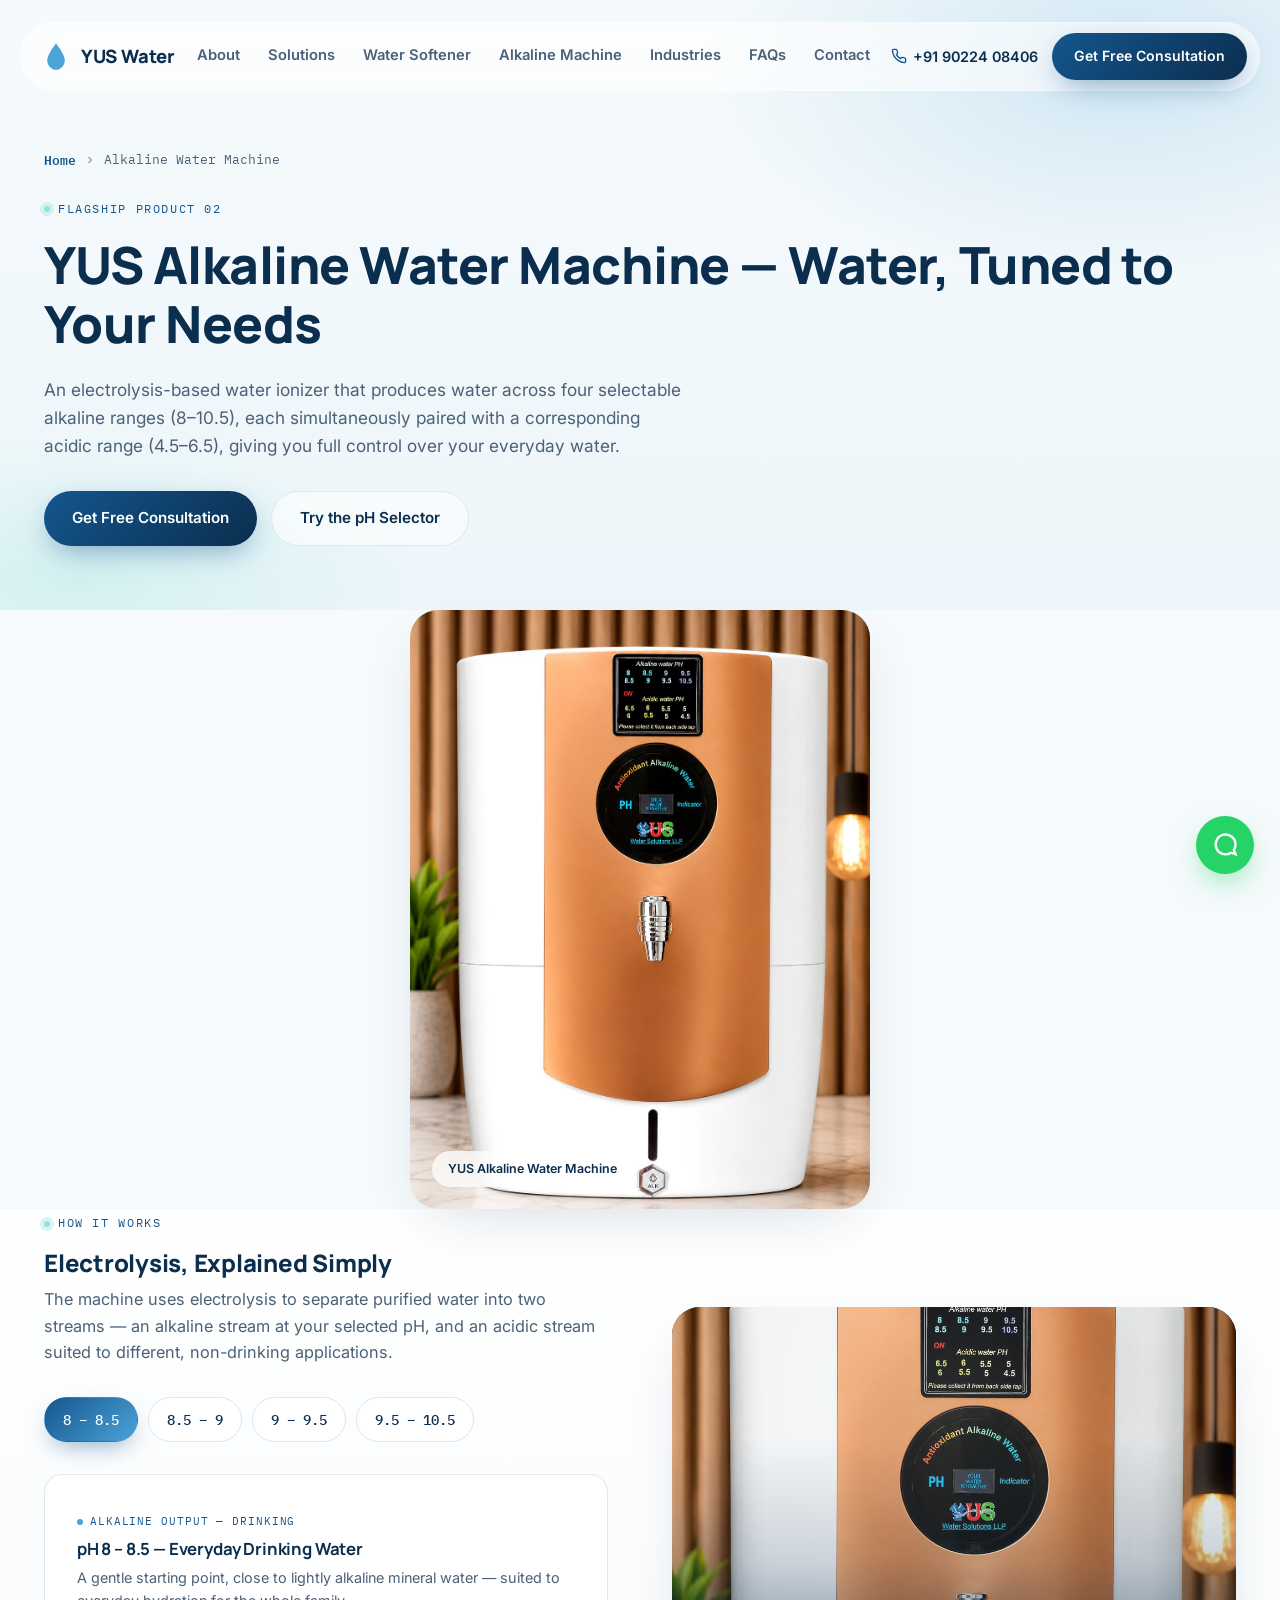
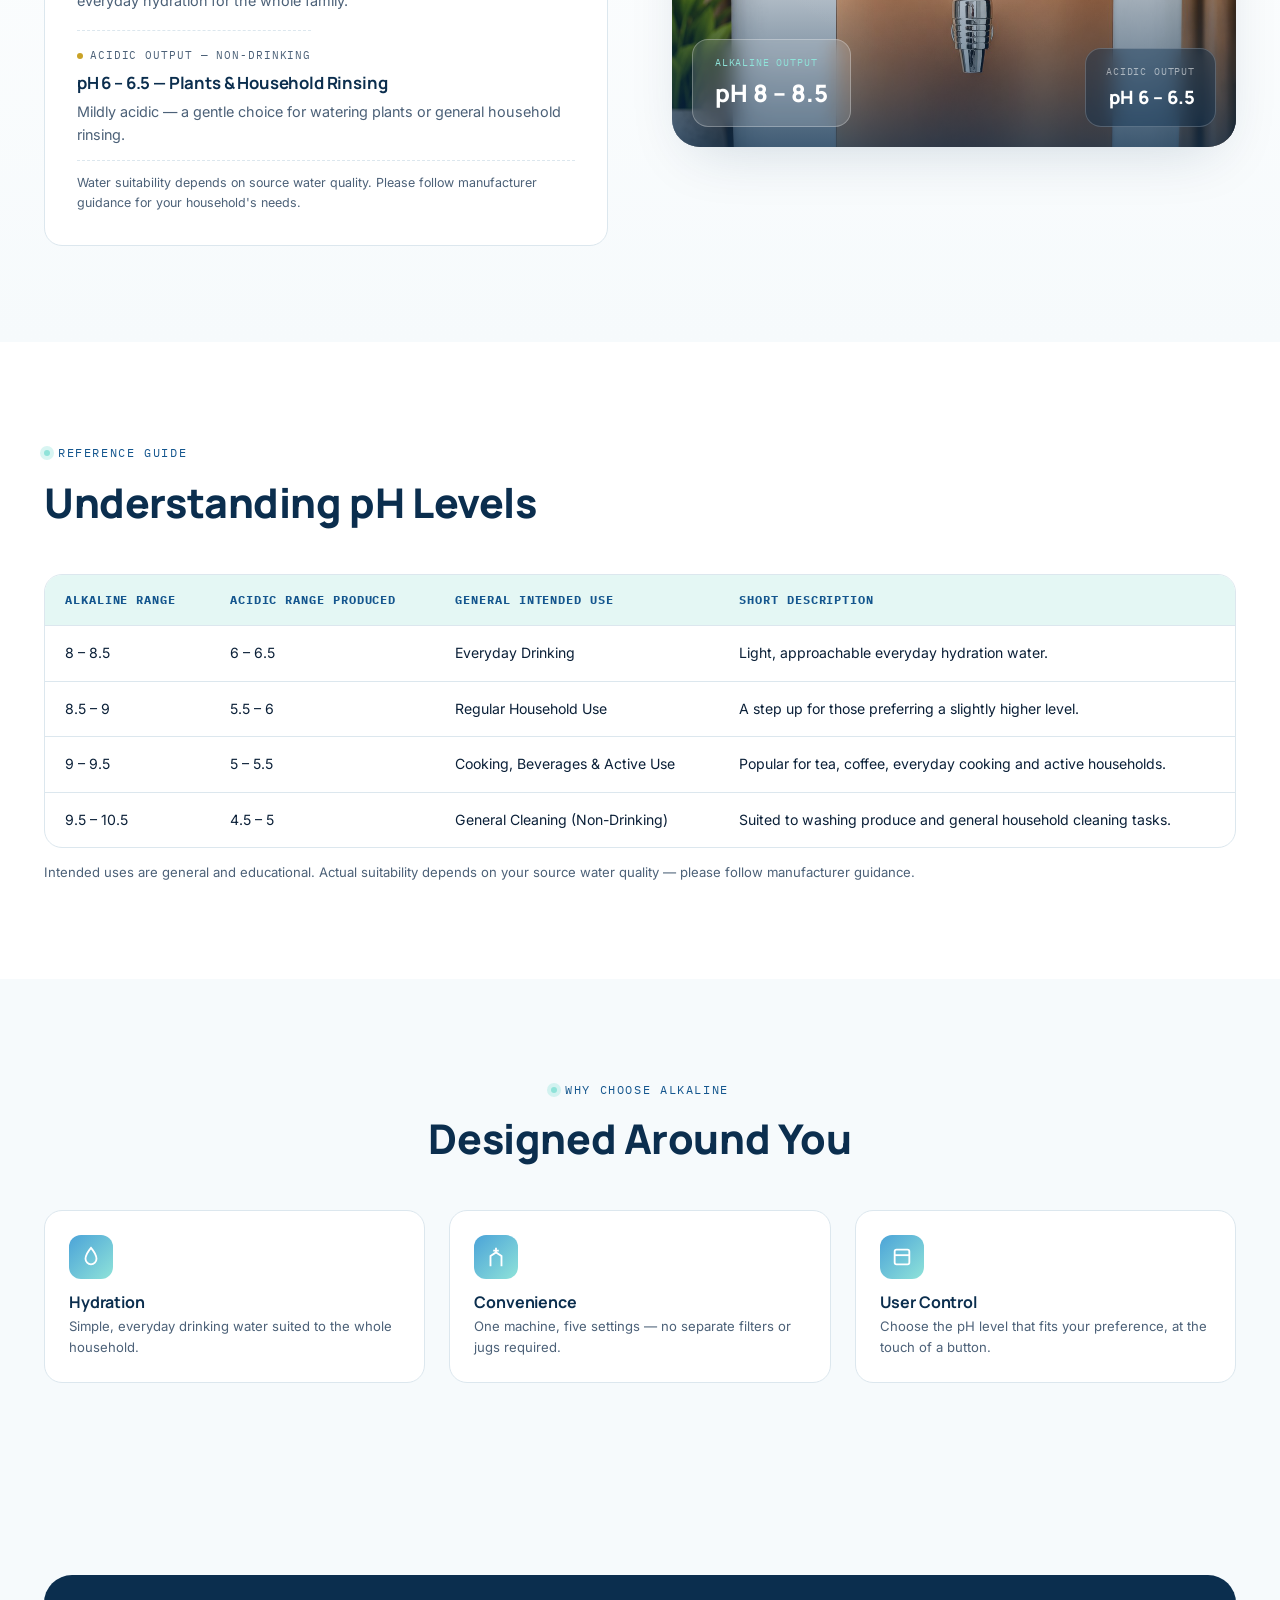
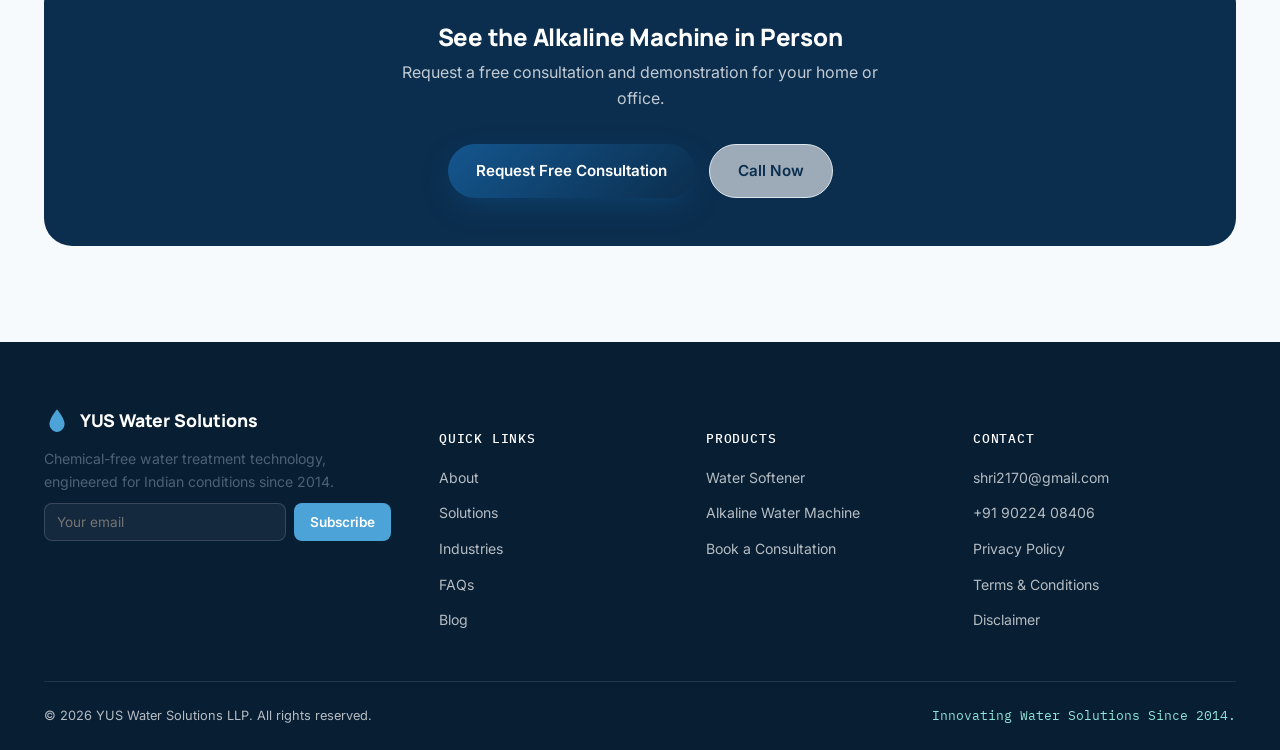
<file: alkaline-machine.html>
<!DOCTYPE html>
<html lang="en">
<head>
<meta charset="UTF-8">
<meta name="viewport" content="width=device-width, initial-scale=1.0">
<title>YUS Alkaline Water Machine | Alkaline 8–10.5 & Acidic 4.5–6.5 Ranges</title>
<meta name="description" content="Advanced electrolysis-based alkaline water ionizer with four selectable alkaline ranges from 8 to 10.5, each paired with a corresponding acidic stream from 4.5 to 6.5. User-controlled, premium drinking water experience.">
<link rel="canonical" href="https://www.yuswater.com/alkaline-machine.html">
<meta property="og:type" content="website">
<meta property="og:title" content="YUS Alkaline Water Machine | Alkaline 8–10.5 & Acidic 4.5–6.5 Ranges">
<meta property="og:description" content="Advanced electrolysis-based alkaline water ionizer with four selectable alkaline ranges (8–10.5), each paired with a corresponding acidic stream (4.5–6.5).">
<meta property="og:url" content="https://www.yuswater.com/alkaline-machine.html">
<meta name="twitter:card" content="summary_large_image">
<link rel="icon" href="favicon.ico">
<link rel="manifest" href="manifest.json">
<link rel="preconnect" href="https://fonts.googleapis.com">
<link rel="preconnect" href="https://fonts.gstatic.com" crossorigin>
<link href="https://fonts.googleapis.com/css2?family=Manrope:wght@500;700;800&family=Inter:wght@400;500;600&family=IBM+Plex+Mono:wght@500&display=swap" rel="stylesheet">
<link rel="stylesheet" href="styles.css">

</head>
<body>
<header class="nav" id="siteNav">
  <div class="container nav-inner">
    <a href="index.html" class="logo" aria-label="YUS Water Solutions home">
      <svg viewBox="0 0 24 24" fill="none"><path d="M12 2C12 2 5 10.5 5 15.5C5 19.6 8.4 23 12 23C15.6 23 19 19.6 19 15.5C19 10.5 12 2 12 2Z" fill="url(#g1)"/><defs><linearGradient id="g1" x1="5" y1="2" x2="19" y2="23"><stop stop-color="#4BA3D8"/><stop offset="1" stop-color="#14568E"/></linearGradient></defs></svg>
      YUS Water
    </a>
    <nav class="nav-links" aria-label="Primary">
      <a href="about.html">About</a>
      <a href="index.html#solutions">Solutions</a>
      <a href="water-softener.html">Water Softener</a>
      <a href="alkaline-machine.html">Alkaline Machine</a>
      <a href="industries.html">Industries</a>
      <a href="faq.html">FAQs</a>
      <a href="contact.html">Contact</a>
    </nav>
    <div class="nav-right">
      <a href="tel:+919022408406" class="nav-phone">
        <svg viewBox="0 0 24 24" fill="none" stroke="currentColor" stroke-width="2"><path d="M22 16.92v3a2 2 0 0 1-2.18 2 19.79 19.79 0 0 1-8.63-3.07 19.5 19.5 0 0 1-6-6 19.79 19.79 0 0 1-3.07-8.67A2 2 0 0 1 4.11 2h3a2 2 0 0 1 2 1.72c.13.96.36 1.9.68 2.81a2 2 0 0 1-.45 2.11L8.09 9.91a16 16 0 0 0 6 6l1.27-1.27a2 2 0 0 1 2.11-.45c.91.32 1.85.55 2.81.68A2 2 0 0 1 22 16.92z"/></svg>
        +91 90224 08406
      </a>
      <a href="https://wa.me/919022408406?text=Hello%21%20I%20would%20like%20to%20get%20a%20free%20consultation%20regarding%20your%20water%20treatment%20solutions.%20Please%20help%20me%20choose%20the%20best%20product%20for%20my%20requirements." target="_blank" rel="noopener" class="btn btn-primary nav-cta">Get Free Consultation</a>
      <button class="nav-toggle" id="navToggle" aria-label="Open menu" aria-expanded="false" aria-controls="drawer">
        <svg width="20" height="20" viewBox="0 0 24 24" fill="none" stroke="#0B2038" stroke-width="2"><path d="M3 6h18M3 12h18M3 18h18"/></svg>
      </button>
    </div>
  </div>
</header>

<div class="scrim" id="scrim"></div>
<div class="drawer" id="drawer">
  <button class="drawer-close" id="drawerClose" aria-label="Close menu">&times;</button>
  <a href="about.html">About</a>
  <a href="index.html#solutions">Solutions</a>
  <a href="water-softener.html">Water Softener</a>
  <a href="alkaline-machine.html">Alkaline Machine</a>
  <a href="industries.html">Industries</a>
  <a href="faq.html">FAQs</a>
  <a href="contact.html">Contact</a>
  <a href="https://wa.me/919022408406?text=Hello%21%20I%20would%20like%20to%20get%20a%20free%20consultation%20regarding%20your%20water%20treatment%20solutions.%20Please%20help%20me%20choose%20the%20best%20product%20for%20my%20requirements." target="_blank" rel="noopener" class="btn btn-primary">Get Free Consultation</a>
</div>


<main>

<section class="page-hero">
  <div class="container">
    <div class="breadcrumb"><a href="index.html">Home</a><svg viewBox="0 0 24 24" fill="none" stroke="currentColor" stroke-width="2"><path d="M9 6l6 6-6 6"/></svg><span>Alkaline Water Machine</span></div>
    <span class="eyebrow">Flagship Product 02</span>
    <h1>YUS Alkaline Water Machine — Water, Tuned to Your Needs</h1>
    <p class="lead">An electrolysis-based water ionizer that produces water across four selectable alkaline ranges (8–10.5), each simultaneously paired with a corresponding acidic range (4.5–6.5), giving you full control over your everyday water.</p>
    <div class="hero-ctas">
      <a href="https://wa.me/919022408406?text=Hello%21%20I%20would%20like%20to%20get%20a%20free%20consultation%20regarding%20your%20water%20treatment%20solutions.%20Please%20help%20me%20choose%20the%20best%20product%20for%20my%20requirements." target="_blank" rel="noopener" class="btn btn-primary">Get Free Consultation</a>
      <a href="#ph-select" class="btn btn-ghost">Try the pH Selector</a>
    </div>
  </div>
</section>

<section class="section" style="padding-top:0;padding-bottom:0;">
  <div class="container">
    <div class="product-shot light contain reveal" style="aspect-ratio:1099/1431;max-width:460px;margin:0 auto;">
      <img src="assets/product/alkaline-machine.jpg" alt="YUS Alkaline Water Machine, full product photo" loading="eager" width="1099" height="1431">
      <span class="shot-caption">YUS Alkaline Water Machine</span>
    </div>
  </div>
</section>

<section class="section alk-section" id="ph-select" style="padding-top:0;">
  <div class="container">
    <div class="alk-grid">
      <div>
        <span class="eyebrow">How It Works</span>
        <h2>Electrolysis, Explained Simply</h2>
        <p style="margin-top:10px;font-size:1.02rem;">The machine uses electrolysis to separate purified water into two streams — an alkaline stream at your selected pH, and an acidic stream suited to different, non-drinking applications.</p>

        <div class="ph-selector" role="group" aria-label="Select alkaline pH range">
          <button class="ph-btn active" data-ph="8-8.5" aria-pressed="true">8 – 8.5</button>
          <button class="ph-btn" data-ph="8.5-9" aria-pressed="false">8.5 – 9</button>
          <button class="ph-btn" data-ph="9-9.5" aria-pressed="false">9 – 9.5</button>
          <button class="ph-btn" data-ph="9.5-10.5" aria-pressed="false">9.5 – 10.5</button>
        </div>

        <div class="ph-panel">
          <span class="ph-panel-tag">Alkaline Output — Drinking</span>
          <h4 id="phTitle">pH 8 – 8.5 — Everyday Drinking Water</h4>
          <p id="phDesc">A gentle starting point, close to lightly alkaline mineral water — suited to everyday hydration for the whole family.</p>

          <span class="ph-panel-tag acid">Acidic Output — Non-Drinking</span>
          <h4 id="phAcidTitle">pH 6 – 6.5 — Plants &amp; Household Rinsing</h4>
          <p id="phAcidDesc">Mildly acidic — a gentle choice for watering plants or general household rinsing.</p>

          <p class="disc">Water suitability depends on source water quality. Please follow manufacturer guidance for your household's needs.</p>
        </div>
      </div>

      <div class="machine-visual reveal">
        <img class="machine-photo" src="assets/product/alkaline-machine.jpg" alt="YUS Alkaline Water Machine dispensing alkaline water" loading="lazy" width="1099" height="1431">
        <div class="machine-scrim"></div>
        <div class="machine-ambient"></div>
        <div class="ph-readout" id="phReadout">
          <span class="ph-readout-label">Alkaline Output</span>
          <span class="ph-readout-value" id="phReadoutValue">pH 8 – 8.5</span>
        </div>
        <div class="ph-readout-acid" id="phReadoutAcid">
          <span class="ph-readout-label">Acidic Output</span>
          <span class="ph-readout-value" id="phReadoutAcidValue">pH 6 – 6.5</span>
        </div>
      </div>
    </div>
  </div>
</section>

<section class="section" style="background:#fff;">
  <div class="container">
    <div class="section-head reveal">
      <span class="eyebrow">Reference Guide</span>
      <h2>Understanding pH Levels</h2>
    </div>
    <div class="ph-table-wrap">
      <table class="ph-table">
        <thead><tr><th>Alkaline Range</th><th>Acidic Range Produced</th><th>General Intended Use</th><th>Short Description</th></tr></thead>
        <tbody>
          <tr><td>8 – 8.5</td><td>6 – 6.5</td><td>Everyday Drinking</td><td>Light, approachable everyday hydration water.</td></tr>
          <tr><td>8.5 – 9</td><td>5.5 – 6</td><td>Regular Household Use</td><td>A step up for those preferring a slightly higher level.</td></tr>
          <tr><td>9 – 9.5</td><td>5 – 5.5</td><td>Cooking, Beverages &amp; Active Use</td><td>Popular for tea, coffee, everyday cooking and active households.</td></tr>
          <tr><td>9.5 – 10.5</td><td>4.5 – 5</td><td>General Cleaning (Non-Drinking)</td><td>Suited to washing produce and general household cleaning tasks.</td></tr>
        </tbody>
      </table>
    </div>
    <p style="margin-top:14px;font-size:0.82rem;color:var(--ink-soft);">Intended uses are general and educational. Actual suitability depends on your source water quality — please follow manufacturer guidance.</p>
  </div>
</section>

<section class="section">
  <div class="container">
    <div class="section-head center reveal">
      <span class="eyebrow" style="justify-content:center;">Why Choose Alkaline</span>
      <h2>Designed Around You</h2>
    </div>
    <div class="benefits-grid" style="grid-template-columns:repeat(3,1fr);">
      <div class="benefit-card reveal">
        <div class="ic"><svg viewBox="0 0 24 24" fill="none" stroke="#fff" stroke-width="2"><path d="M12 2C12 2 6 9 6 14a6 6 0 0012 0c0-5-6-12-6-12z"/></svg></div>
        <h4>Hydration</h4>
        <p class="sub">Simple, everyday drinking water suited to the whole household.</p>
      </div>
      <div class="benefit-card reveal reveal-delay-1">
        <div class="ic"><svg viewBox="0 0 24 24" fill="none" stroke="#fff" stroke-width="2"><path d="M12 2v6M9 5h6M6 22V11l6-4 6 4v11"/></svg></div>
        <h4>Convenience</h4>
        <p class="sub">One machine, five settings — no separate filters or jugs required.</p>
      </div>
      <div class="benefit-card reveal reveal-delay-2">
        <div class="ic"><svg viewBox="0 0 24 24" fill="none" stroke="#fff" stroke-width="2"><rect x="4" y="4" width="16" height="16" rx="2"/><path d="M4 10h16"/></svg></div>
        <h4>User Control</h4>
        <p class="sub">Choose the pH level that fits your preference, at the touch of a button.</p>
      </div>
    </div>
  </div>
</section>

<section class="section">
  <div class="container">
    <div class="contact-panel reveal" style="text-align:center;">
      <h2 style="color:#fff;">See the Alkaline Machine in Person</h2>
      <p style="color:rgba(255,255,255,.75);margin-top:10px;max-width:520px;margin-left:auto;margin-right:auto;">Request a free consultation and demonstration for your home or office.</p>
      <div style="margin-top:var(--sp-3);display:flex;gap:14px;justify-content:center;flex-wrap:wrap;">
        <a href="https://wa.me/919022408406?text=Hello%21%20I%20would%20like%20to%20get%20a%20free%20consultation%20regarding%20your%20water%20treatment%20solutions.%20Please%20help%20me%20choose%20the%20best%20product%20for%20my%20requirements." target="_blank" rel="noopener" class="btn btn-primary">Request Free Consultation</a>
        <a href="tel:+919022408406" class="btn btn-ghost">Call Now</a>
      </div>
    </div>
  </div>
</section>

</main>

<footer>
  <div class="container">
    <div class="footer-grid">
      <div>
        <div class="footer-logo">
          <svg viewBox="0 0 24 24" fill="none"><path d="M12 2C12 2 5 10.5 5 15.5C5 19.6 8.4 23 12 23C15.6 23 19 19.6 19 15.5C19 10.5 12 2 12 2Z" fill="url(#g2)"/><defs><linearGradient id="g2" x1="5" y1="2" x2="19" y2="23"><stop stop-color="#4BA3D8"/><stop offset="1" stop-color="#8FE3D9"/></linearGradient></defs></svg>
          YUS Water Solutions
        </div>
        <p style="font-size:0.88rem;">Chemical-free water treatment technology, engineered for Indian conditions since 2014.</p>
        <div class="newsletter">
          <input type="email" placeholder="Your email" aria-label="Newsletter email" id="newsletterEmail">
          <button type="button" id="newsletterBtn">Subscribe</button>
        </div>
        <p class="newsletter-msg" id="newsletterMsg" role="status" aria-live="polite"></p>
      </div>
      <div>
        <h5>Quick Links</h5>
        <ul>
          <li><a href="about.html">About</a></li>
          <li><a href="index.html#solutions">Solutions</a></li>
          <li><a href="industries.html">Industries</a></li>
          <li><a href="faq.html">FAQs</a></li>
          <li><a href="blog.html">Blog</a></li>
        </ul>
      </div>
      <div>
        <h5>Products</h5>
        <ul>
          <li><a href="water-softener.html">Water Softener</a></li>
          <li><a href="alkaline-machine.html">Alkaline Water Machine</a></li>
          <li><a href="contact.html">Book a Consultation</a></li>
        </ul>
      </div>
      <div>
        <h5>Contact</h5>
        <ul>
          <li><a href="mailto:shri2170@gmail.com">shri2170@gmail.com</a></li>
          <li><a href="tel:+919022408406">+91 90224 08406</a></li>
          <li><a href="privacy-policy.html">Privacy Policy</a></li>
          <li><a href="terms.html">Terms &amp; Conditions</a></li>
          <li><a href="disclaimer.html">Disclaimer</a></li>
        </ul>
      </div>
    </div>
    <div class="footer-bottom">
      <span>&copy; 2026 YUS Water Solutions LLP. All rights reserved.</span>
      <span class="footer-tagline">Innovating Water Solutions Since 2014.</span>
    </div>
  </div>
</footer>

<a class="whatsapp-float" href="https://wa.me/919022408406?text=Hello%2C%20I%20would%20like%20to%20know%20more%20about%20YUS%20Water%20Solutions.%20Please%20contact%20me." target="_blank" rel="noopener" aria-label="Chat on WhatsApp">
  <svg viewBox="0 0 24 24" fill="none" stroke="currentColor" stroke-width="2"><path d="M21 11.5a8.5 8.5 0 10-3.8 7.1L21 20l-1.4-3.7A8.5 8.5 0 0021 11.5z"/></svg>
</a>

<!-- MOBILE STICKY CALL BAR -->
<div class="mobile-callbar">
  <a class="call" href="tel:+919022408406">Call Now</a>
  <a class="wa" href="https://wa.me/919022408406?text=Hello%2C%20I%20would%20like%20to%20know%20more%20about%20YUS%20Water%20Solutions.%20Please%20contact%20me." target="_blank" rel="noopener">WhatsApp</a>
</div>


<script src="main.js"></script>
<script src="ph-selector.js"></script>

</body>
</html>
</file>
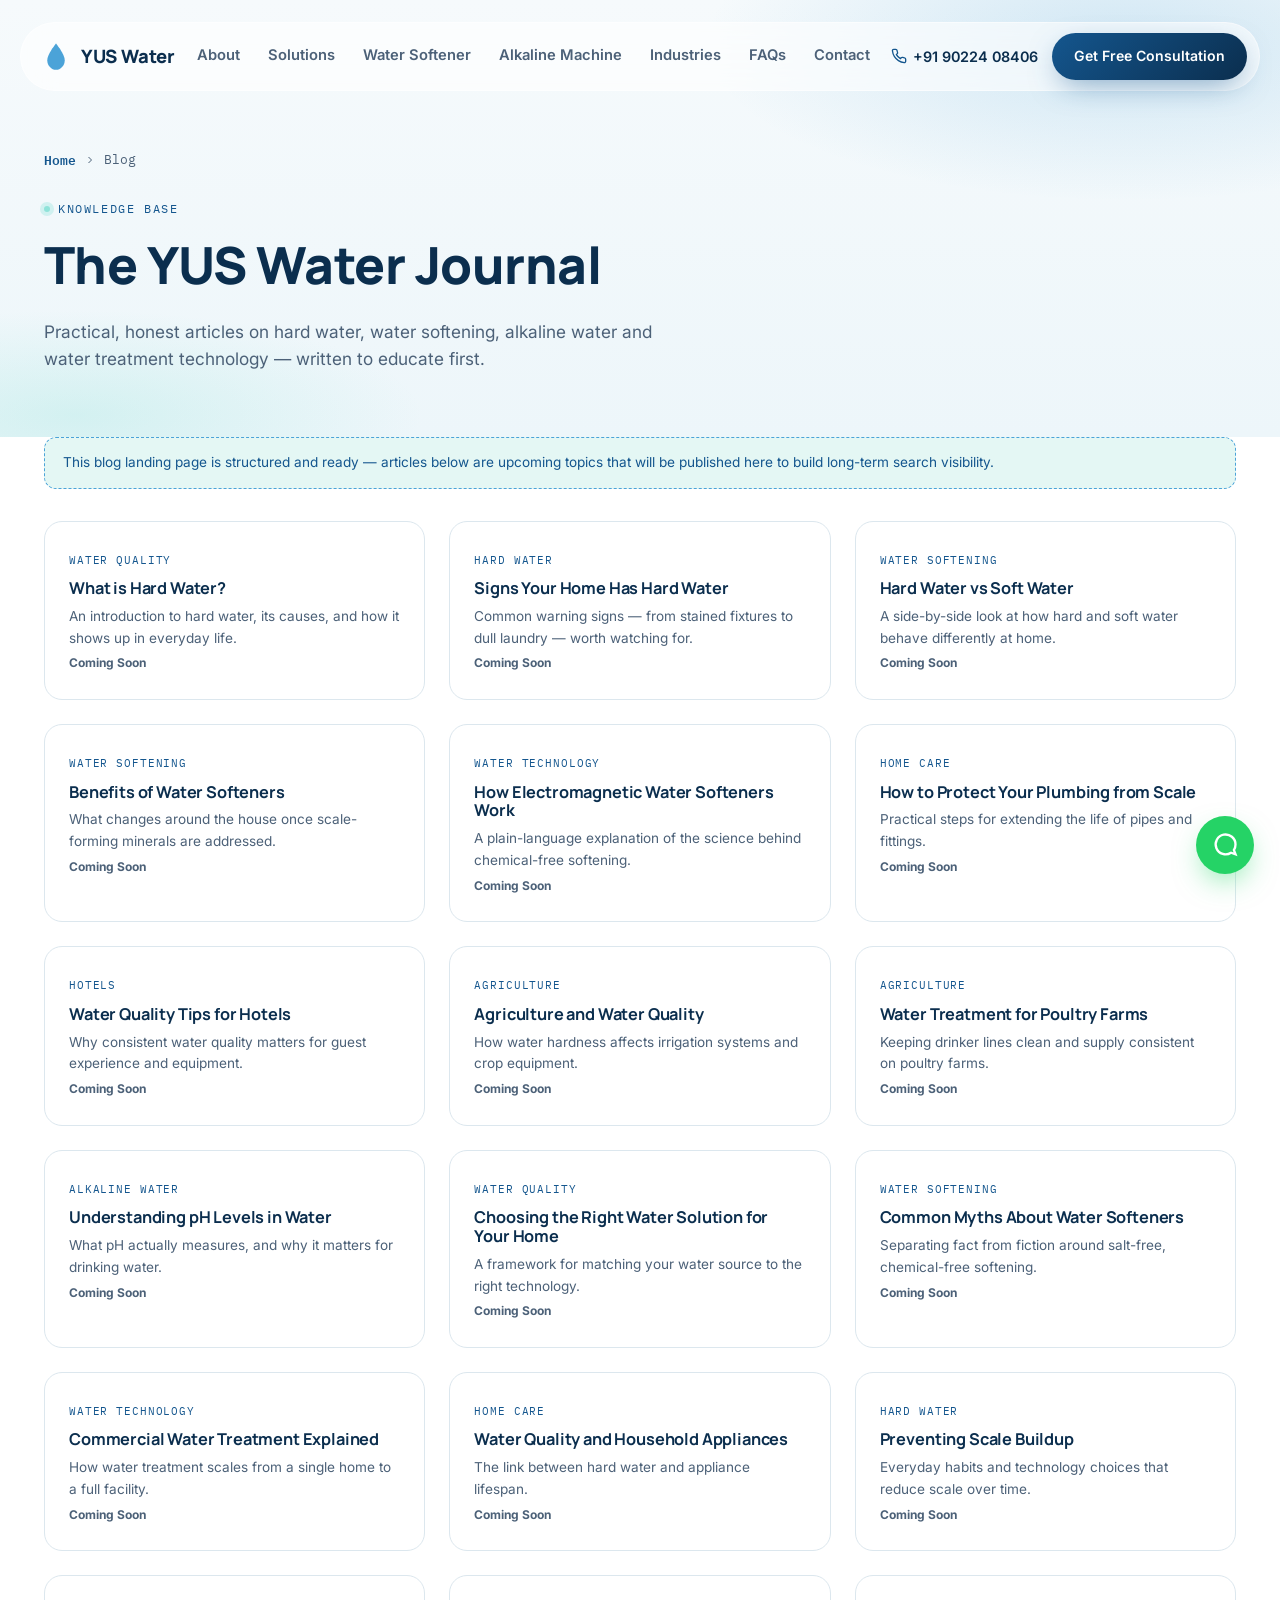
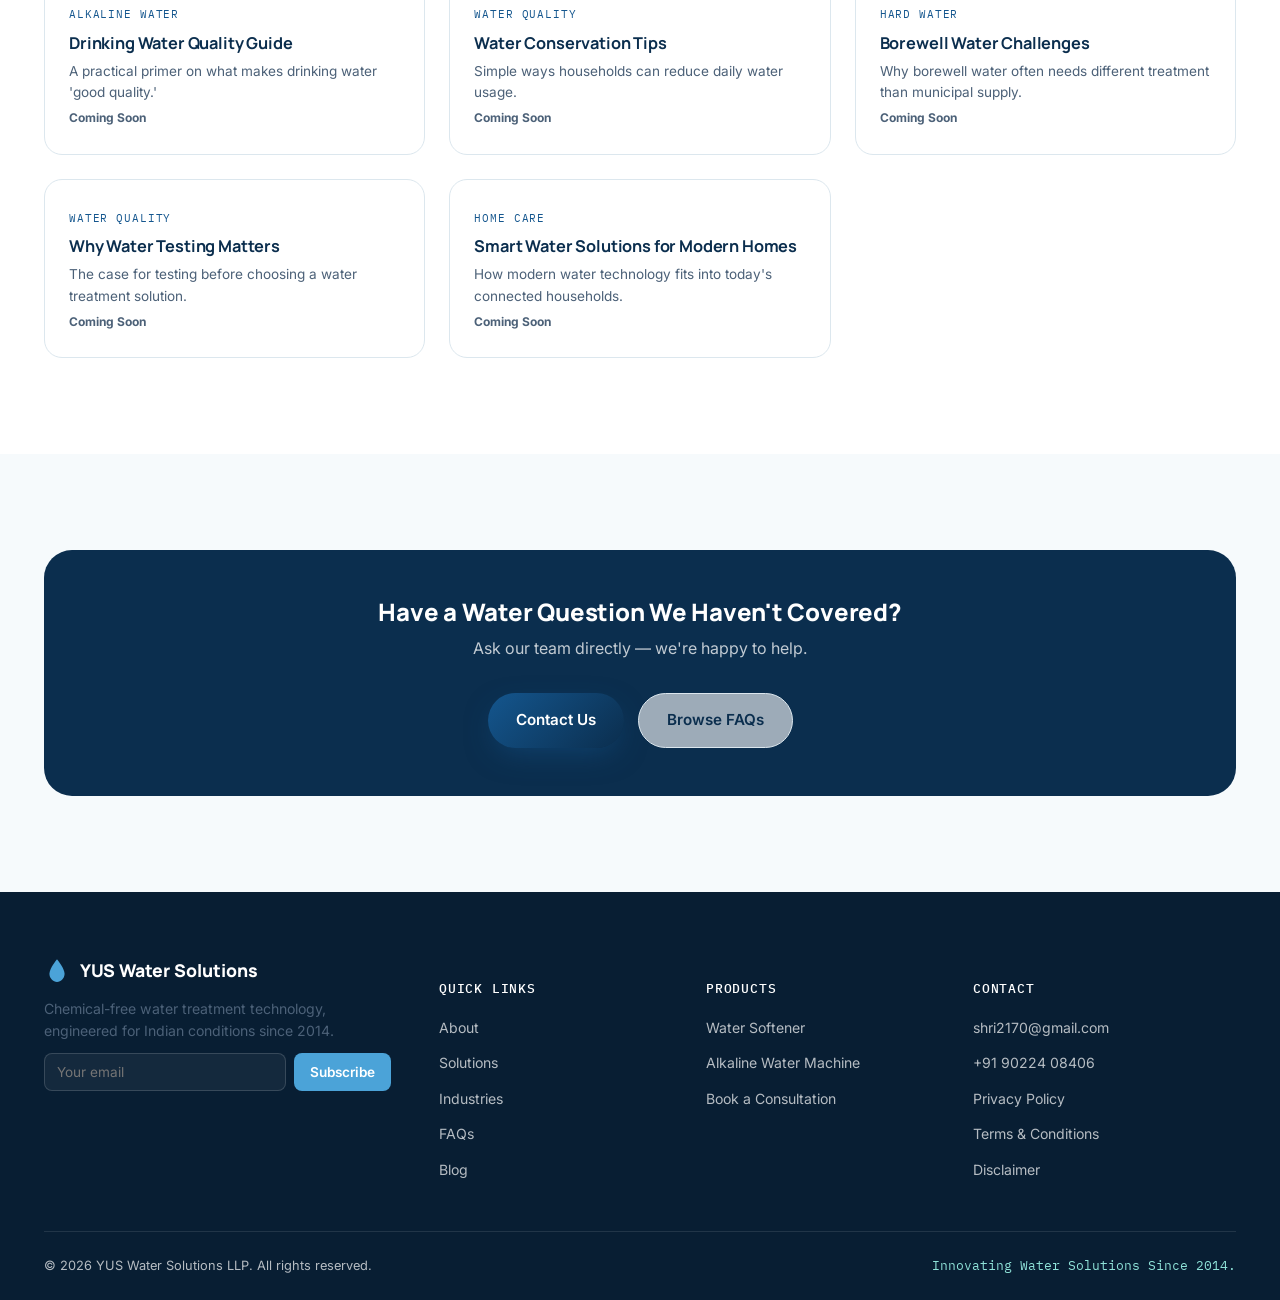
<file: blog.html>
<!DOCTYPE html>
<html lang="en">
<head>
<meta charset="UTF-8">
<meta name="viewport" content="width=device-width, initial-scale=1.0">
<title>Water Treatment Blog | YUS Water Solutions</title>
<meta name="description" content="Articles and guides on hard water, water softeners, alkaline water and water treatment technology from YUS Water Solutions LLP.">
<link rel="canonical" href="https://www.yuswater.com/blog.html">
<meta property="og:type" content="website">
<meta property="og:title" content="Water Treatment Blog | YUS Water Solutions">
<meta property="og:description" content="Articles and guides on hard water, water softeners, alkaline water and water treatment technology from YUS Water Solutions LLP.">
<meta property="og:url" content="https://www.yuswater.com/blog.html">
<meta name="twitter:card" content="summary_large_image">
<link rel="icon" href="favicon.ico">
<link rel="manifest" href="manifest.json">
<link rel="preconnect" href="https://fonts.googleapis.com">
<link rel="preconnect" href="https://fonts.gstatic.com" crossorigin>
<link href="https://fonts.googleapis.com/css2?family=Manrope:wght@500;700;800&family=Inter:wght@400;500;600&family=IBM+Plex+Mono:wght@500&display=swap" rel="stylesheet">
<link rel="stylesheet" href="styles.css">

</head>
<body>
<header class="nav" id="siteNav">
  <div class="container nav-inner">
    <a href="index.html" class="logo" aria-label="YUS Water Solutions home">
      <svg viewBox="0 0 24 24" fill="none"><path d="M12 2C12 2 5 10.5 5 15.5C5 19.6 8.4 23 12 23C15.6 23 19 19.6 19 15.5C19 10.5 12 2 12 2Z" fill="url(#g1)"/><defs><linearGradient id="g1" x1="5" y1="2" x2="19" y2="23"><stop stop-color="#4BA3D8"/><stop offset="1" stop-color="#14568E"/></linearGradient></defs></svg>
      YUS Water
    </a>
    <nav class="nav-links" aria-label="Primary">
      <a href="about.html">About</a>
      <a href="index.html#solutions">Solutions</a>
      <a href="water-softener.html">Water Softener</a>
      <a href="alkaline-machine.html">Alkaline Machine</a>
      <a href="industries.html">Industries</a>
      <a href="faq.html">FAQs</a>
      <a href="contact.html">Contact</a>
    </nav>
    <div class="nav-right">
      <a href="tel:+919022408406" class="nav-phone">
        <svg viewBox="0 0 24 24" fill="none" stroke="currentColor" stroke-width="2"><path d="M22 16.92v3a2 2 0 0 1-2.18 2 19.79 19.79 0 0 1-8.63-3.07 19.5 19.5 0 0 1-6-6 19.79 19.79 0 0 1-3.07-8.67A2 2 0 0 1 4.11 2h3a2 2 0 0 1 2 1.72c.13.96.36 1.9.68 2.81a2 2 0 0 1-.45 2.11L8.09 9.91a16 16 0 0 0 6 6l1.27-1.27a2 2 0 0 1 2.11-.45c.91.32 1.85.55 2.81.68A2 2 0 0 1 22 16.92z"/></svg>
        +91 90224 08406
      </a>
      <a href="https://wa.me/919022408406?text=Hello%21%20I%20would%20like%20to%20get%20a%20free%20consultation%20regarding%20your%20water%20treatment%20solutions.%20Please%20help%20me%20choose%20the%20best%20product%20for%20my%20requirements." target="_blank" rel="noopener" class="btn btn-primary nav-cta">Get Free Consultation</a>
      <button class="nav-toggle" id="navToggle" aria-label="Open menu" aria-expanded="false" aria-controls="drawer">
        <svg width="20" height="20" viewBox="0 0 24 24" fill="none" stroke="#0B2038" stroke-width="2"><path d="M3 6h18M3 12h18M3 18h18"/></svg>
      </button>
    </div>
  </div>
</header>

<div class="scrim" id="scrim"></div>
<div class="drawer" id="drawer">
  <button class="drawer-close" id="drawerClose" aria-label="Close menu">&times;</button>
  <a href="about.html">About</a>
  <a href="index.html#solutions">Solutions</a>
  <a href="water-softener.html">Water Softener</a>
  <a href="alkaline-machine.html">Alkaline Machine</a>
  <a href="industries.html">Industries</a>
  <a href="faq.html">FAQs</a>
  <a href="contact.html">Contact</a>
  <a href="https://wa.me/919022408406?text=Hello%21%20I%20would%20like%20to%20get%20a%20free%20consultation%20regarding%20your%20water%20treatment%20solutions.%20Please%20help%20me%20choose%20the%20best%20product%20for%20my%20requirements." target="_blank" rel="noopener" class="btn btn-primary">Get Free Consultation</a>
</div>


<main>

<section class="page-hero">
  <div class="container">
    <div class="breadcrumb"><a href="index.html">Home</a><svg viewBox="0 0 24 24" fill="none" stroke="currentColor" stroke-width="2"><path d="M9 6l6 6-6 6"/></svg><span>Blog</span></div>
    <span class="eyebrow">Knowledge Base</span>
    <h1>The YUS Water Journal</h1>
    <p class="lead">Practical, honest articles on hard water, water softening, alkaline water and water treatment technology — written to educate first.</p>
  </div>
</section>

<section class="section" style="background:#fff;padding-top:0;">
  <div class="container">
    <div class="placeholder-note">This blog landing page is structured and ready — articles below are upcoming topics that will be published here to build long-term search visibility.</div>
    <div class="blog-grid">
      <div class="blog-card reveal">
        <span class="cat">Water Quality</span>
        <h3>What is Hard Water?</h3>
        <p>An introduction to hard water, its causes, and how it shows up in everyday life.</p>
        <span class="soon">Coming Soon</span>
      </div>
      <div class="blog-card reveal">
        <span class="cat">Hard Water</span>
        <h3>Signs Your Home Has Hard Water</h3>
        <p>Common warning signs — from stained fixtures to dull laundry — worth watching for.</p>
        <span class="soon">Coming Soon</span>
      </div>
      <div class="blog-card reveal">
        <span class="cat">Water Softening</span>
        <h3>Hard Water vs Soft Water</h3>
        <p>A side-by-side look at how hard and soft water behave differently at home.</p>
        <span class="soon">Coming Soon</span>
      </div>
      <div class="blog-card reveal">
        <span class="cat">Water Softening</span>
        <h3>Benefits of Water Softeners</h3>
        <p>What changes around the house once scale-forming minerals are addressed.</p>
        <span class="soon">Coming Soon</span>
      </div>
      <div class="blog-card reveal">
        <span class="cat">Water Technology</span>
        <h3>How Electromagnetic Water Softeners Work</h3>
        <p>A plain-language explanation of the science behind chemical-free softening.</p>
        <span class="soon">Coming Soon</span>
      </div>
      <div class="blog-card reveal">
        <span class="cat">Home Care</span>
        <h3>How to Protect Your Plumbing from Scale</h3>
        <p>Practical steps for extending the life of pipes and fittings.</p>
        <span class="soon">Coming Soon</span>
      </div>
      <div class="blog-card reveal">
        <span class="cat">Hotels</span>
        <h3>Water Quality Tips for Hotels</h3>
        <p>Why consistent water quality matters for guest experience and equipment.</p>
        <span class="soon">Coming Soon</span>
      </div>
      <div class="blog-card reveal">
        <span class="cat">Agriculture</span>
        <h3>Agriculture and Water Quality</h3>
        <p>How water hardness affects irrigation systems and crop equipment.</p>
        <span class="soon">Coming Soon</span>
      </div>
      <div class="blog-card reveal">
        <span class="cat">Agriculture</span>
        <h3>Water Treatment for Poultry Farms</h3>
        <p>Keeping drinker lines clean and supply consistent on poultry farms.</p>
        <span class="soon">Coming Soon</span>
      </div>
      <div class="blog-card reveal">
        <span class="cat">Alkaline Water</span>
        <h3>Understanding pH Levels in Water</h3>
        <p>What pH actually measures, and why it matters for drinking water.</p>
        <span class="soon">Coming Soon</span>
      </div>
      <div class="blog-card reveal">
        <span class="cat">Water Quality</span>
        <h3>Choosing the Right Water Solution for Your Home</h3>
        <p>A framework for matching your water source to the right technology.</p>
        <span class="soon">Coming Soon</span>
      </div>
      <div class="blog-card reveal">
        <span class="cat">Water Softening</span>
        <h3>Common Myths About Water Softeners</h3>
        <p>Separating fact from fiction around salt-free, chemical-free softening.</p>
        <span class="soon">Coming Soon</span>
      </div>
      <div class="blog-card reveal">
        <span class="cat">Water Technology</span>
        <h3>Commercial Water Treatment Explained</h3>
        <p>How water treatment scales from a single home to a full facility.</p>
        <span class="soon">Coming Soon</span>
      </div>
      <div class="blog-card reveal">
        <span class="cat">Home Care</span>
        <h3>Water Quality and Household Appliances</h3>
        <p>The link between hard water and appliance lifespan.</p>
        <span class="soon">Coming Soon</span>
      </div>
      <div class="blog-card reveal">
        <span class="cat">Hard Water</span>
        <h3>Preventing Scale Buildup</h3>
        <p>Everyday habits and technology choices that reduce scale over time.</p>
        <span class="soon">Coming Soon</span>
      </div>
      <div class="blog-card reveal">
        <span class="cat">Alkaline Water</span>
        <h3>Drinking Water Quality Guide</h3>
        <p>A practical primer on what makes drinking water 'good quality.'</p>
        <span class="soon">Coming Soon</span>
      </div>
      <div class="blog-card reveal">
        <span class="cat">Water Quality</span>
        <h3>Water Conservation Tips</h3>
        <p>Simple ways households can reduce daily water usage.</p>
        <span class="soon">Coming Soon</span>
      </div>
      <div class="blog-card reveal">
        <span class="cat">Hard Water</span>
        <h3>Borewell Water Challenges</h3>
        <p>Why borewell water often needs different treatment than municipal supply.</p>
        <span class="soon">Coming Soon</span>
      </div>
      <div class="blog-card reveal">
        <span class="cat">Water Quality</span>
        <h3>Why Water Testing Matters</h3>
        <p>The case for testing before choosing a water treatment solution.</p>
        <span class="soon">Coming Soon</span>
      </div>
      <div class="blog-card reveal">
        <span class="cat">Home Care</span>
        <h3>Smart Water Solutions for Modern Homes</h3>
        <p>How modern water technology fits into today's connected households.</p>
        <span class="soon">Coming Soon</span>
      </div>
    </div>
  </div>
</section>

<section class="section">
  <div class="container">
    <div class="contact-panel reveal" style="text-align:center;">
      <h2 style="color:#fff;">Have a Water Question We Haven't Covered?</h2>
      <p style="color:rgba(255,255,255,.75);margin-top:10px;">Ask our team directly — we're happy to help.</p>
      <div style="margin-top:var(--sp-3);display:flex;gap:14px;justify-content:center;flex-wrap:wrap;">
        <a href="contact.html" class="btn btn-primary">Contact Us</a>
        <a href="faq.html" class="btn btn-ghost">Browse FAQs</a>
      </div>
    </div>
  </div>
</section>

</main>

<footer>
  <div class="container">
    <div class="footer-grid">
      <div>
        <div class="footer-logo">
          <svg viewBox="0 0 24 24" fill="none"><path d="M12 2C12 2 5 10.5 5 15.5C5 19.6 8.4 23 12 23C15.6 23 19 19.6 19 15.5C19 10.5 12 2 12 2Z" fill="url(#g2)"/><defs><linearGradient id="g2" x1="5" y1="2" x2="19" y2="23"><stop stop-color="#4BA3D8"/><stop offset="1" stop-color="#8FE3D9"/></linearGradient></defs></svg>
          YUS Water Solutions
        </div>
        <p style="font-size:0.88rem;">Chemical-free water treatment technology, engineered for Indian conditions since 2014.</p>
        <div class="newsletter">
          <input type="email" placeholder="Your email" aria-label="Newsletter email" id="newsletterEmail">
          <button type="button" id="newsletterBtn">Subscribe</button>
        </div>
        <p class="newsletter-msg" id="newsletterMsg" role="status" aria-live="polite"></p>
      </div>
      <div>
        <h5>Quick Links</h5>
        <ul>
          <li><a href="about.html">About</a></li>
          <li><a href="index.html#solutions">Solutions</a></li>
          <li><a href="industries.html">Industries</a></li>
          <li><a href="faq.html">FAQs</a></li>
          <li><a href="blog.html">Blog</a></li>
        </ul>
      </div>
      <div>
        <h5>Products</h5>
        <ul>
          <li><a href="water-softener.html">Water Softener</a></li>
          <li><a href="alkaline-machine.html">Alkaline Water Machine</a></li>
          <li><a href="contact.html">Book a Consultation</a></li>
        </ul>
      </div>
      <div>
        <h5>Contact</h5>
        <ul>
          <li><a href="mailto:shri2170@gmail.com">shri2170@gmail.com</a></li>
          <li><a href="tel:+919022408406">+91 90224 08406</a></li>
          <li><a href="privacy-policy.html">Privacy Policy</a></li>
          <li><a href="terms.html">Terms &amp; Conditions</a></li>
          <li><a href="disclaimer.html">Disclaimer</a></li>
        </ul>
      </div>
    </div>
    <div class="footer-bottom">
      <span>&copy; 2026 YUS Water Solutions LLP. All rights reserved.</span>
      <span class="footer-tagline">Innovating Water Solutions Since 2014.</span>
    </div>
  </div>
</footer>

<a class="whatsapp-float" href="https://wa.me/919022408406?text=Hello%2C%20I%20would%20like%20to%20know%20more%20about%20YUS%20Water%20Solutions.%20Please%20contact%20me." target="_blank" rel="noopener" aria-label="Chat on WhatsApp">
  <svg viewBox="0 0 24 24" fill="none" stroke="currentColor" stroke-width="2"><path d="M21 11.5a8.5 8.5 0 10-3.8 7.1L21 20l-1.4-3.7A8.5 8.5 0 0021 11.5z"/></svg>
</a>

<!-- MOBILE STICKY CALL BAR -->
<div class="mobile-callbar">
  <a class="call" href="tel:+919022408406">Call Now</a>
  <a class="wa" href="https://wa.me/919022408406?text=Hello%2C%20I%20would%20like%20to%20know%20more%20about%20YUS%20Water%20Solutions.%20Please%20contact%20me." target="_blank" rel="noopener">WhatsApp</a>
</div>


<script src="main.js"></script>

</body>
</html>
</file>
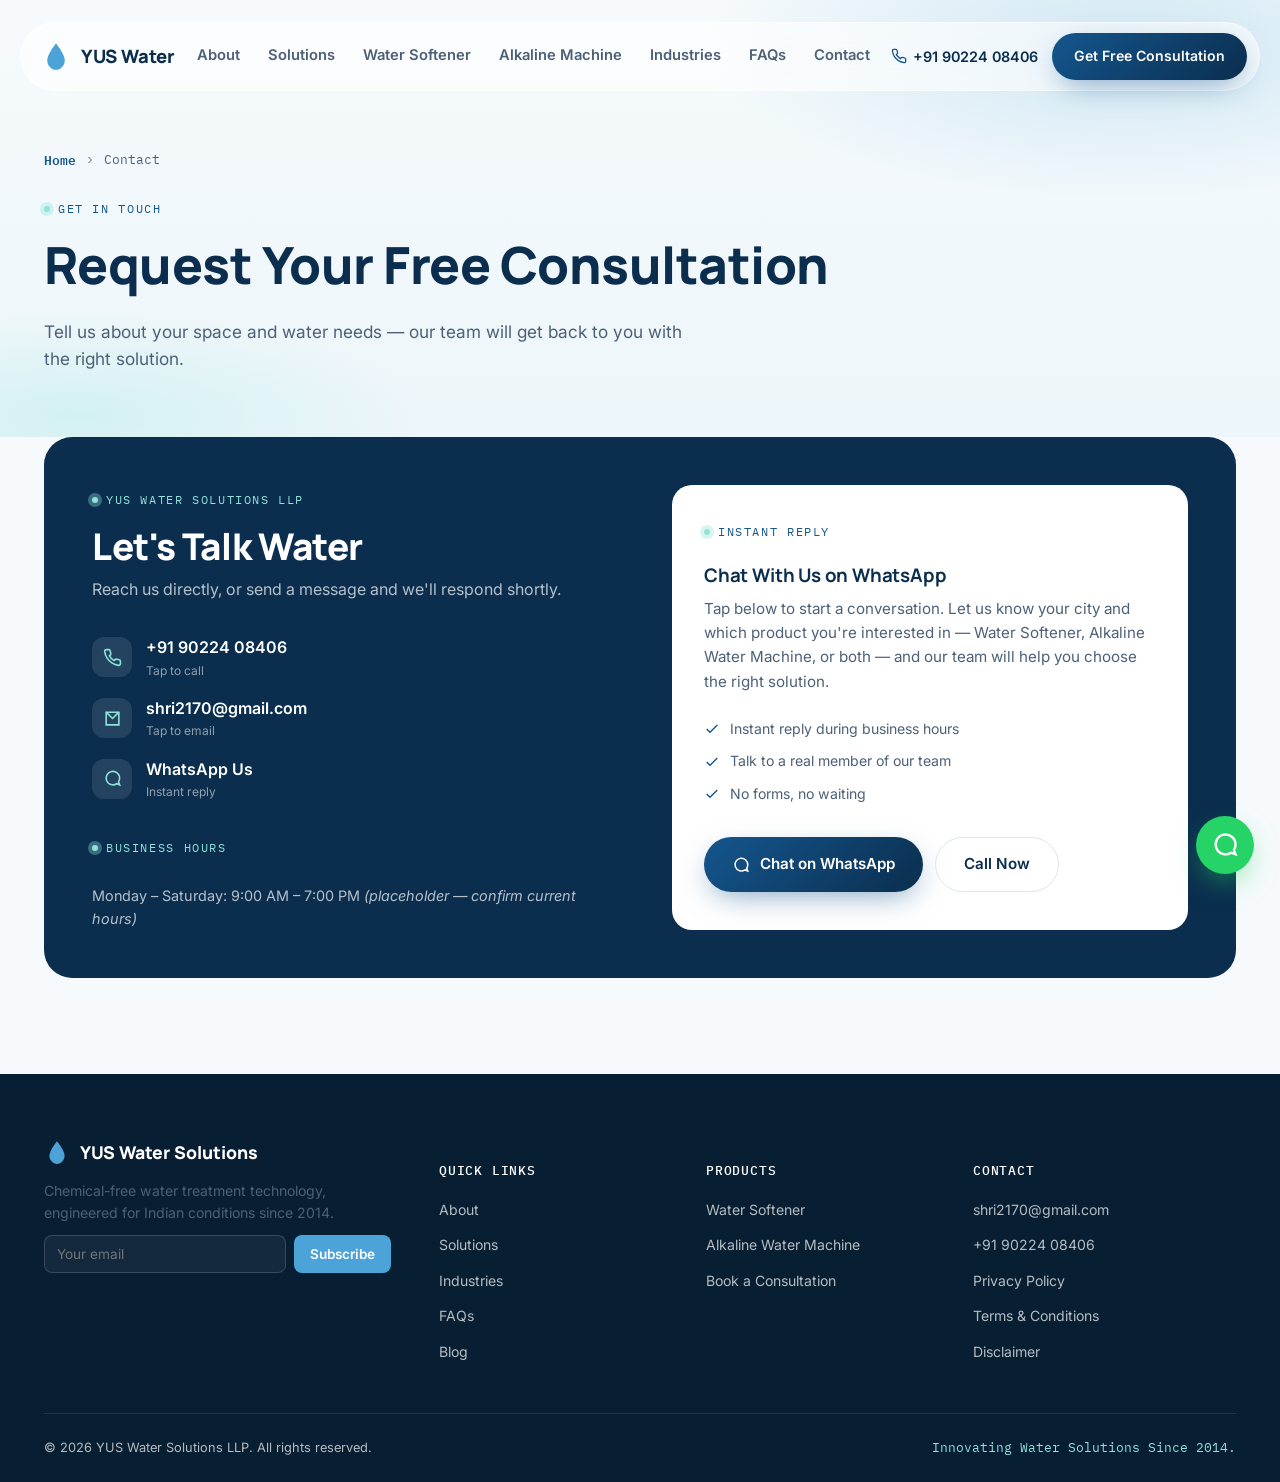
<file: contact.html>
<!DOCTYPE html>
<html lang="en">
<head>
<meta charset="UTF-8">
<meta name="viewport" content="width=device-width, initial-scale=1.0">
<title>Contact YUS Water Solutions | Request a Free Consultation</title>
<meta name="description" content="Get in touch with YUS Water Solutions LLP. Call, WhatsApp, or request a free consultation for your water softener or alkaline water machine installation.">
<link rel="canonical" href="https://www.yuswater.com/contact.html">
<meta property="og:type" content="website">
<meta property="og:title" content="Contact YUS Water Solutions | Request a Free Consultation">
<meta property="og:description" content="Get in touch with YUS Water Solutions LLP. Call, WhatsApp, or request a free consultation for your water softener or alkaline water machine installation.">
<meta property="og:url" content="https://www.yuswater.com/contact.html">
<meta name="twitter:card" content="summary_large_image">
<link rel="icon" href="favicon.ico">
<link rel="manifest" href="manifest.json">
<link rel="preconnect" href="https://fonts.googleapis.com">
<link rel="preconnect" href="https://fonts.gstatic.com" crossorigin>
<link href="https://fonts.googleapis.com/css2?family=Manrope:wght@500;700;800&family=Inter:wght@400;500;600&family=IBM+Plex+Mono:wght@500&display=swap" rel="stylesheet">
<link rel="stylesheet" href="styles.css">

</head>
<body>
<header class="nav" id="siteNav">
  <div class="container nav-inner">
    <a href="index.html" class="logo" aria-label="YUS Water Solutions home">
      <svg viewBox="0 0 24 24" fill="none"><path d="M12 2C12 2 5 10.5 5 15.5C5 19.6 8.4 23 12 23C15.6 23 19 19.6 19 15.5C19 10.5 12 2 12 2Z" fill="url(#g1)"/><defs><linearGradient id="g1" x1="5" y1="2" x2="19" y2="23"><stop stop-color="#4BA3D8"/><stop offset="1" stop-color="#14568E"/></linearGradient></defs></svg>
      YUS Water
    </a>
    <nav class="nav-links" aria-label="Primary">
      <a href="about.html">About</a>
      <a href="index.html#solutions">Solutions</a>
      <a href="water-softener.html">Water Softener</a>
      <a href="alkaline-machine.html">Alkaline Machine</a>
      <a href="industries.html">Industries</a>
      <a href="faq.html">FAQs</a>
      <a href="contact.html">Contact</a>
    </nav>
    <div class="nav-right">
      <a href="tel:+919022408406" class="nav-phone">
        <svg viewBox="0 0 24 24" fill="none" stroke="currentColor" stroke-width="2"><path d="M22 16.92v3a2 2 0 0 1-2.18 2 19.79 19.79 0 0 1-8.63-3.07 19.5 19.5 0 0 1-6-6 19.79 19.79 0 0 1-3.07-8.67A2 2 0 0 1 4.11 2h3a2 2 0 0 1 2 1.72c.13.96.36 1.9.68 2.81a2 2 0 0 1-.45 2.11L8.09 9.91a16 16 0 0 0 6 6l1.27-1.27a2 2 0 0 1 2.11-.45c.91.32 1.85.55 2.81.68A2 2 0 0 1 22 16.92z"/></svg>
        +91 90224 08406
      </a>
      <a href="https://wa.me/919022408406?text=Hello%21%20I%20would%20like%20to%20get%20a%20free%20consultation%20regarding%20your%20water%20treatment%20solutions.%20Please%20help%20me%20choose%20the%20best%20product%20for%20my%20requirements." target="_blank" rel="noopener" class="btn btn-primary nav-cta">Get Free Consultation</a>
      <button class="nav-toggle" id="navToggle" aria-label="Open menu" aria-expanded="false" aria-controls="drawer">
        <svg width="20" height="20" viewBox="0 0 24 24" fill="none" stroke="#0B2038" stroke-width="2"><path d="M3 6h18M3 12h18M3 18h18"/></svg>
      </button>
    </div>
  </div>
</header>

<div class="scrim" id="scrim"></div>
<div class="drawer" id="drawer">
  <button class="drawer-close" id="drawerClose" aria-label="Close menu">&times;</button>
  <a href="about.html">About</a>
  <a href="index.html#solutions">Solutions</a>
  <a href="water-softener.html">Water Softener</a>
  <a href="alkaline-machine.html">Alkaline Machine</a>
  <a href="industries.html">Industries</a>
  <a href="faq.html">FAQs</a>
  <a href="contact.html">Contact</a>
  <a href="https://wa.me/919022408406?text=Hello%21%20I%20would%20like%20to%20get%20a%20free%20consultation%20regarding%20your%20water%20treatment%20solutions.%20Please%20help%20me%20choose%20the%20best%20product%20for%20my%20requirements." target="_blank" rel="noopener" class="btn btn-primary">Get Free Consultation</a>
</div>


<main>

<section class="page-hero">
  <div class="container">
    <div class="breadcrumb"><a href="index.html">Home</a><svg viewBox="0 0 24 24" fill="none" stroke="currentColor" stroke-width="2"><path d="M9 6l6 6-6 6"/></svg><span>Contact</span></div>
    <span class="eyebrow">Get In Touch</span>
    <h1>Request Your Free Consultation</h1>
    <p class="lead">Tell us about your space and water needs — our team will get back to you with the right solution.</p>
  </div>
</section>

<section class="section" style="padding-top:0;">
  <div class="container">
    <div class="contact-panel reveal">
      <div class="contact-grid">
        <div class="contact-info">
          <span class="eyebrow" style="color:var(--aqua);">YUS Water Solutions LLP</span>
          <h2>Let's Talk Water</h2>
          <p>Reach us directly, or send a message and we'll respond shortly.</p>
          <div class="c-links">
            <a class="c-link" href="tel:+919022408406"><div class="ic"><svg viewBox="0 0 24 24" fill="none" stroke="currentColor" stroke-width="2"><path d="M22 16.92v3a2 2 0 0 1-2.18 2 19.79 19.79 0 0 1-8.63-3.07 19.5 19.5 0 0 1-6-6 19.79 19.79 0 0 1-3.07-8.67A2 2 0 0 1 4.11 2h3a2 2 0 0 1 2 1.72c.13.96.36 1.9.68 2.81a2 2 0 0 1-.45 2.11L8.09 9.91a16 16 0 0 0 6 6l1.27-1.27a2 2 0 0 1 2.11-.45c.91.32 1.85.55 2.81.68A2 2 0 0 1 22 16.92z"/></svg></div><div>+91 90224 08406<span class="sub">Tap to call</span></div></a>
            <a class="c-link" href="mailto:shri2170@gmail.com"><div class="ic"><svg viewBox="0 0 24 24" fill="none" stroke="currentColor" stroke-width="2"><path d="M4 4h16v16H4z"/><path d="M4 4l8 8 8-8"/></svg></div><div>shri2170@gmail.com<span class="sub">Tap to email</span></div></a>
            <a class="c-link" href="https://wa.me/919022408406?text=Hello%2C%20I%20would%20like%20to%20know%20more%20about%20YUS%20Water%20Solutions.%20Please%20contact%20me." target="_blank" rel="noopener"><div class="ic"><svg viewBox="0 0 24 24" fill="none" stroke="currentColor" stroke-width="2"><path d="M21 11.5a8.5 8.5 0 10-3.8 7.1L21 20l-1.4-3.7A8.5 8.5 0 0021 11.5z"/></svg></div><div>WhatsApp Us<span class="sub">Instant reply</span></div></a>
          </div>
          <div style="margin-top:var(--sp-3);">
            <span class="eyebrow" style="color:var(--aqua);">Business Hours</span>
            <p style="color:rgba(255,255,255,.7);font-size:0.9rem;">Monday – Saturday: 9:00 AM – 7:00 PM <em>(placeholder — confirm current hours)</em></p>
          </div>
        </div>

        <div class="form-card whatsapp-card">
          <span class="eyebrow" style="justify-content:flex-start;">Instant Reply</span>
          <h3 style="margin-top:8px;">Chat With Us on WhatsApp</h3>
          <p style="margin-top:10px;font-size:0.95rem;color:var(--ink-soft);">Tap below to start a conversation. Let us know your city and which product you're interested in — Water Softener, Alkaline Water Machine, or both — and our team will help you choose the right solution.</p>
          <ul class="whatsapp-points">
            <li><svg viewBox="0 0 24 24" fill="none" stroke="currentColor" stroke-width="2"><path d="M20 6L9 17l-5-5"/></svg>Instant reply during business hours</li>
            <li><svg viewBox="0 0 24 24" fill="none" stroke="currentColor" stroke-width="2"><path d="M20 6L9 17l-5-5"/></svg>Talk to a real member of our team</li>
            <li><svg viewBox="0 0 24 24" fill="none" stroke="currentColor" stroke-width="2"><path d="M20 6L9 17l-5-5"/></svg>No forms, no waiting</li>
          </ul>
          <div class="form-actions" style="margin-top:var(--sp-3);">
            <a href="https://wa.me/919022408406?text=Hello%21%20I%20would%20like%20to%20get%20a%20free%20consultation%20regarding%20your%20water%20treatment%20solutions.%20Please%20help%20me%20choose%20the%20best%20product%20for%20my%20requirements." target="_blank" rel="noopener" class="btn btn-primary">
              <svg viewBox="0 0 24 24" fill="none" stroke="currentColor" stroke-width="2" style="width:18px;height:18px;"><path d="M21 11.5a8.5 8.5 0 10-3.8 7.1L21 20l-1.4-3.7A8.5 8.5 0 0021 11.5z"/></svg>
              Chat on WhatsApp
            </a>
            <a href="tel:+919022408406" class="btn btn-ghost">Call Now</a>
          </div>
        </div>
      </div>
    </div>
  </div>
</section>

</main>

<footer>
  <div class="container">
    <div class="footer-grid">
      <div>
        <div class="footer-logo">
          <svg viewBox="0 0 24 24" fill="none"><path d="M12 2C12 2 5 10.5 5 15.5C5 19.6 8.4 23 12 23C15.6 23 19 19.6 19 15.5C19 10.5 12 2 12 2Z" fill="url(#g2)"/><defs><linearGradient id="g2" x1="5" y1="2" x2="19" y2="23"><stop stop-color="#4BA3D8"/><stop offset="1" stop-color="#8FE3D9"/></linearGradient></defs></svg>
          YUS Water Solutions
        </div>
        <p style="font-size:0.88rem;">Chemical-free water treatment technology, engineered for Indian conditions since 2014.</p>
        <div class="newsletter">
          <input type="email" placeholder="Your email" aria-label="Newsletter email" id="newsletterEmail">
          <button type="button" id="newsletterBtn">Subscribe</button>
        </div>
        <p class="newsletter-msg" id="newsletterMsg" role="status" aria-live="polite"></p>
      </div>
      <div>
        <h5>Quick Links</h5>
        <ul>
          <li><a href="about.html">About</a></li>
          <li><a href="index.html#solutions">Solutions</a></li>
          <li><a href="industries.html">Industries</a></li>
          <li><a href="faq.html">FAQs</a></li>
          <li><a href="blog.html">Blog</a></li>
        </ul>
      </div>
      <div>
        <h5>Products</h5>
        <ul>
          <li><a href="water-softener.html">Water Softener</a></li>
          <li><a href="alkaline-machine.html">Alkaline Water Machine</a></li>
          <li><a href="contact.html">Book a Consultation</a></li>
        </ul>
      </div>
      <div>
        <h5>Contact</h5>
        <ul>
          <li><a href="mailto:shri2170@gmail.com">shri2170@gmail.com</a></li>
          <li><a href="tel:+919022408406">+91 90224 08406</a></li>
          <li><a href="privacy-policy.html">Privacy Policy</a></li>
          <li><a href="terms.html">Terms &amp; Conditions</a></li>
          <li><a href="disclaimer.html">Disclaimer</a></li>
        </ul>
      </div>
    </div>
    <div class="footer-bottom">
      <span>&copy; 2026 YUS Water Solutions LLP. All rights reserved.</span>
      <span class="footer-tagline">Innovating Water Solutions Since 2014.</span>
    </div>
  </div>
</footer>

<a class="whatsapp-float" href="https://wa.me/919022408406?text=Hello%2C%20I%20would%20like%20to%20know%20more%20about%20YUS%20Water%20Solutions.%20Please%20contact%20me." target="_blank" rel="noopener" aria-label="Chat on WhatsApp">
  <svg viewBox="0 0 24 24" fill="none" stroke="currentColor" stroke-width="2"><path d="M21 11.5a8.5 8.5 0 10-3.8 7.1L21 20l-1.4-3.7A8.5 8.5 0 0021 11.5z"/></svg>
</a>

<!-- MOBILE STICKY CALL BAR -->
<div class="mobile-callbar">
  <a class="call" href="tel:+919022408406">Call Now</a>
  <a class="wa" href="https://wa.me/919022408406?text=Hello%2C%20I%20would%20like%20to%20know%20more%20about%20YUS%20Water%20Solutions.%20Please%20contact%20me." target="_blank" rel="noopener">WhatsApp</a>
</div>


<script src="main.js"></script>

</body>
</html>
</file>
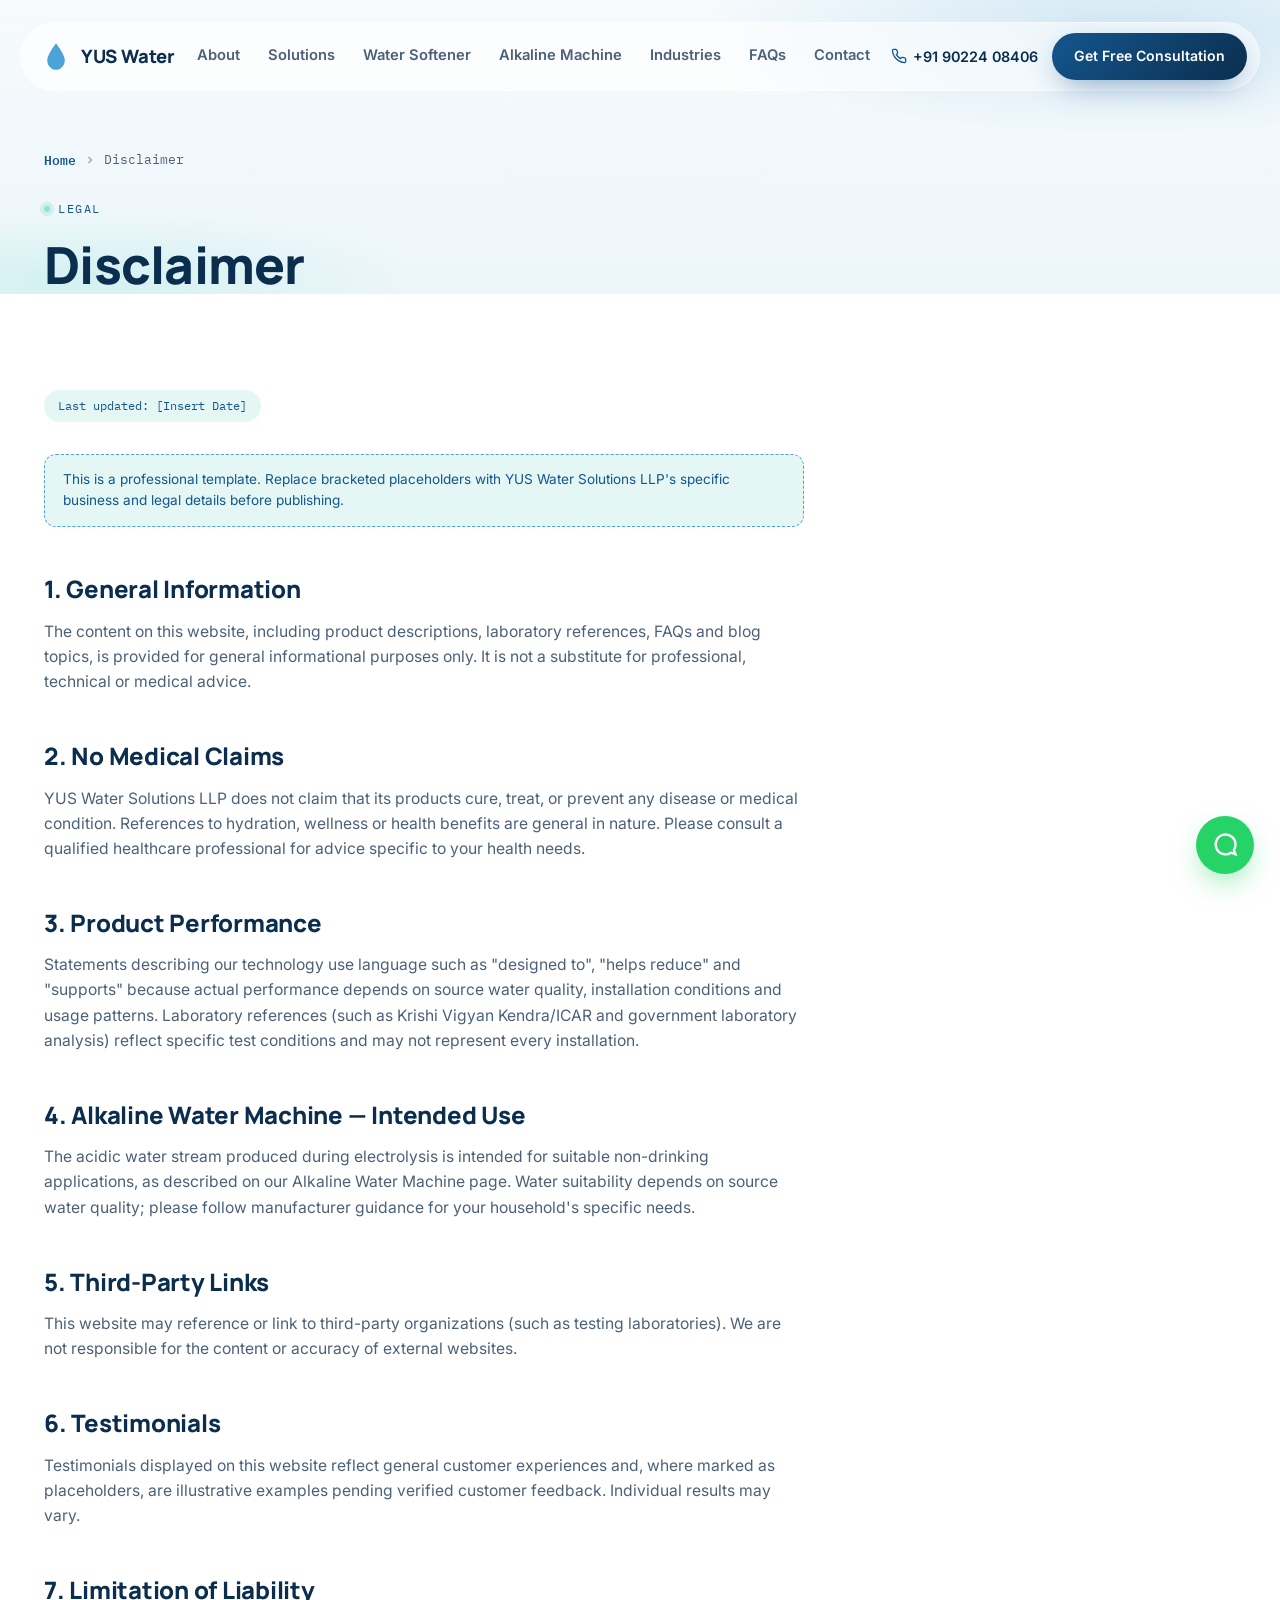
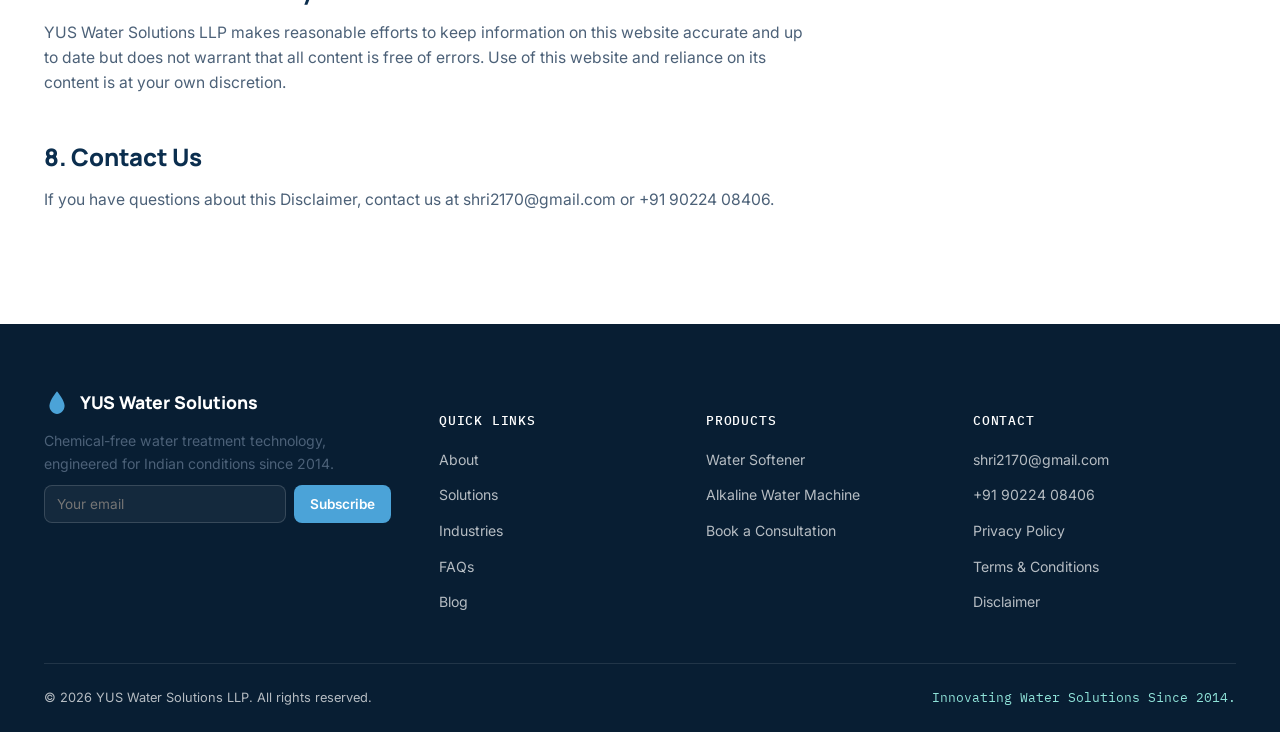
<file: disclaimer.html>
<!DOCTYPE html>
<html lang="en">
<head>
<meta charset="UTF-8">
<meta name="viewport" content="width=device-width, initial-scale=1.0">
<title>Disclaimer | YUS Water Solutions</title>
<meta name="description" content="Disclaimer for YUS Water Solutions LLP regarding product claims, laboratory references, and website content.">
<link rel="canonical" href="https://www.yuswater.com/disclaimer.html">
<meta property="og:type" content="website">
<meta property="og:title" content="Disclaimer | YUS Water Solutions">
<meta property="og:description" content="Disclaimer for YUS Water Solutions LLP regarding product claims, laboratory references, and website content.">
<meta property="og:url" content="https://www.yuswater.com/disclaimer.html">
<meta name="twitter:card" content="summary_large_image">
<link rel="icon" href="favicon.ico">
<link rel="manifest" href="manifest.json">
<link rel="preconnect" href="https://fonts.googleapis.com">
<link rel="preconnect" href="https://fonts.gstatic.com" crossorigin>
<link href="https://fonts.googleapis.com/css2?family=Manrope:wght@500;700;800&family=Inter:wght@400;500;600&family=IBM+Plex+Mono:wght@500&display=swap" rel="stylesheet">
<link rel="stylesheet" href="styles.css">

</head>
<body>
<header class="nav" id="siteNav">
  <div class="container nav-inner">
    <a href="index.html" class="logo" aria-label="YUS Water Solutions home">
      <svg viewBox="0 0 24 24" fill="none"><path d="M12 2C12 2 5 10.5 5 15.5C5 19.6 8.4 23 12 23C15.6 23 19 19.6 19 15.5C19 10.5 12 2 12 2Z" fill="url(#g1)"/><defs><linearGradient id="g1" x1="5" y1="2" x2="19" y2="23"><stop stop-color="#4BA3D8"/><stop offset="1" stop-color="#14568E"/></linearGradient></defs></svg>
      YUS Water
    </a>
    <nav class="nav-links" aria-label="Primary">
      <a href="about.html">About</a>
      <a href="index.html#solutions">Solutions</a>
      <a href="water-softener.html">Water Softener</a>
      <a href="alkaline-machine.html">Alkaline Machine</a>
      <a href="industries.html">Industries</a>
      <a href="faq.html">FAQs</a>
      <a href="contact.html">Contact</a>
    </nav>
    <div class="nav-right">
      <a href="tel:+919022408406" class="nav-phone">
        <svg viewBox="0 0 24 24" fill="none" stroke="currentColor" stroke-width="2"><path d="M22 16.92v3a2 2 0 0 1-2.18 2 19.79 19.79 0 0 1-8.63-3.07 19.5 19.5 0 0 1-6-6 19.79 19.79 0 0 1-3.07-8.67A2 2 0 0 1 4.11 2h3a2 2 0 0 1 2 1.72c.13.96.36 1.9.68 2.81a2 2 0 0 1-.45 2.11L8.09 9.91a16 16 0 0 0 6 6l1.27-1.27a2 2 0 0 1 2.11-.45c.91.32 1.85.55 2.81.68A2 2 0 0 1 22 16.92z"/></svg>
        +91 90224 08406
      </a>
      <a href="https://wa.me/919022408406?text=Hello%21%20I%20would%20like%20to%20get%20a%20free%20consultation%20regarding%20your%20water%20treatment%20solutions.%20Please%20help%20me%20choose%20the%20best%20product%20for%20my%20requirements." target="_blank" rel="noopener" class="btn btn-primary nav-cta">Get Free Consultation</a>
      <button class="nav-toggle" id="navToggle" aria-label="Open menu" aria-expanded="false" aria-controls="drawer">
        <svg width="20" height="20" viewBox="0 0 24 24" fill="none" stroke="#0B2038" stroke-width="2"><path d="M3 6h18M3 12h18M3 18h18"/></svg>
      </button>
    </div>
  </div>
</header>

<div class="scrim" id="scrim"></div>
<div class="drawer" id="drawer">
  <button class="drawer-close" id="drawerClose" aria-label="Close menu">&times;</button>
  <a href="about.html">About</a>
  <a href="index.html#solutions">Solutions</a>
  <a href="water-softener.html">Water Softener</a>
  <a href="alkaline-machine.html">Alkaline Machine</a>
  <a href="industries.html">Industries</a>
  <a href="faq.html">FAQs</a>
  <a href="contact.html">Contact</a>
  <a href="https://wa.me/919022408406?text=Hello%21%20I%20would%20like%20to%20get%20a%20free%20consultation%20regarding%20your%20water%20treatment%20solutions.%20Please%20help%20me%20choose%20the%20best%20product%20for%20my%20requirements." target="_blank" rel="noopener" class="btn btn-primary">Get Free Consultation</a>
</div>


<main>

<section class="page-hero" style="padding-bottom:0;">
  <div class="container">
    <div class="breadcrumb"><a href="index.html">Home</a><svg viewBox="0 0 24 24" fill="none" stroke="currentColor" stroke-width="2"><path d="M9 6l6 6-6 6"/></svg><span>Disclaimer</span></div>
    <span class="eyebrow">Legal</span>
    <h1>Disclaimer</h1>
  </div>
</section>

<section class="section" style="background:#fff;">
  <div class="container">
    <div class="prose reveal">
      <span class="updated">Last updated: [Insert Date]</span>
      <div class="placeholder-note">This is a professional template. Replace bracketed placeholders with YUS Water Solutions LLP's specific business and legal details before publishing.</div>

      <h2>1. General Information</h2>
      <p>The content on this website, including product descriptions, laboratory references, FAQs and blog topics, is provided for general informational purposes only. It is not a substitute for professional, technical or medical advice.</p>

      <h2>2. No Medical Claims</h2>
      <p>YUS Water Solutions LLP does not claim that its products cure, treat, or prevent any disease or medical condition. References to hydration, wellness or health benefits are general in nature. Please consult a qualified healthcare professional for advice specific to your health needs.</p>

      <h2>3. Product Performance</h2>
      <p>Statements describing our technology use language such as "designed to", "helps reduce" and "supports" because actual performance depends on source water quality, installation conditions and usage patterns. Laboratory references (such as Krishi Vigyan Kendra/ICAR and government laboratory analysis) reflect specific test conditions and may not represent every installation.</p>

      <h2>4. Alkaline Water Machine — Intended Use</h2>
      <p>The acidic water stream produced during electrolysis is intended for suitable non-drinking applications, as described on our Alkaline Water Machine page. Water suitability depends on source water quality; please follow manufacturer guidance for your household's specific needs.</p>

      <h2>5. Third-Party Links</h2>
      <p>This website may reference or link to third-party organizations (such as testing laboratories). We are not responsible for the content or accuracy of external websites.</p>

      <h2>6. Testimonials</h2>
      <p>Testimonials displayed on this website reflect general customer experiences and, where marked as placeholders, are illustrative examples pending verified customer feedback. Individual results may vary.</p>

      <h2>7. Limitation of Liability</h2>
      <p>YUS Water Solutions LLP makes reasonable efforts to keep information on this website accurate and up to date but does not warrant that all content is free of errors. Use of this website and reliance on its content is at your own discretion.</p>

      <h2>8. Contact Us</h2>
      <p>If you have questions about this Disclaimer, contact us at <a href="mailto:shri2170@gmail.com">shri2170@gmail.com</a> or <a href="tel:+919022408406">+91 90224 08406</a>.</p>
    </div>
  </div>
</section>

</main>

<footer>
  <div class="container">
    <div class="footer-grid">
      <div>
        <div class="footer-logo">
          <svg viewBox="0 0 24 24" fill="none"><path d="M12 2C12 2 5 10.5 5 15.5C5 19.6 8.4 23 12 23C15.6 23 19 19.6 19 15.5C19 10.5 12 2 12 2Z" fill="url(#g2)"/><defs><linearGradient id="g2" x1="5" y1="2" x2="19" y2="23"><stop stop-color="#4BA3D8"/><stop offset="1" stop-color="#8FE3D9"/></linearGradient></defs></svg>
          YUS Water Solutions
        </div>
        <p style="font-size:0.88rem;">Chemical-free water treatment technology, engineered for Indian conditions since 2014.</p>
        <div class="newsletter">
          <input type="email" placeholder="Your email" aria-label="Newsletter email" id="newsletterEmail">
          <button type="button" id="newsletterBtn">Subscribe</button>
        </div>
        <p class="newsletter-msg" id="newsletterMsg" role="status" aria-live="polite"></p>
      </div>
      <div>
        <h5>Quick Links</h5>
        <ul>
          <li><a href="about.html">About</a></li>
          <li><a href="index.html#solutions">Solutions</a></li>
          <li><a href="industries.html">Industries</a></li>
          <li><a href="faq.html">FAQs</a></li>
          <li><a href="blog.html">Blog</a></li>
        </ul>
      </div>
      <div>
        <h5>Products</h5>
        <ul>
          <li><a href="water-softener.html">Water Softener</a></li>
          <li><a href="alkaline-machine.html">Alkaline Water Machine</a></li>
          <li><a href="contact.html">Book a Consultation</a></li>
        </ul>
      </div>
      <div>
        <h5>Contact</h5>
        <ul>
          <li><a href="mailto:shri2170@gmail.com">shri2170@gmail.com</a></li>
          <li><a href="tel:+919022408406">+91 90224 08406</a></li>
          <li><a href="privacy-policy.html">Privacy Policy</a></li>
          <li><a href="terms.html">Terms &amp; Conditions</a></li>
          <li><a href="disclaimer.html">Disclaimer</a></li>
        </ul>
      </div>
    </div>
    <div class="footer-bottom">
      <span>&copy; 2026 YUS Water Solutions LLP. All rights reserved.</span>
      <span class="footer-tagline">Innovating Water Solutions Since 2014.</span>
    </div>
  </div>
</footer>

<a class="whatsapp-float" href="https://wa.me/919022408406?text=Hello%2C%20I%20would%20like%20to%20know%20more%20about%20YUS%20Water%20Solutions.%20Please%20contact%20me." target="_blank" rel="noopener" aria-label="Chat on WhatsApp">
  <svg viewBox="0 0 24 24" fill="none" stroke="currentColor" stroke-width="2"><path d="M21 11.5a8.5 8.5 0 10-3.8 7.1L21 20l-1.4-3.7A8.5 8.5 0 0021 11.5z"/></svg>
</a>

<!-- MOBILE STICKY CALL BAR -->
<div class="mobile-callbar">
  <a class="call" href="tel:+919022408406">Call Now</a>
  <a class="wa" href="https://wa.me/919022408406?text=Hello%2C%20I%20would%20like%20to%20know%20more%20about%20YUS%20Water%20Solutions.%20Please%20contact%20me." target="_blank" rel="noopener">WhatsApp</a>
</div>


<script src="main.js"></script>

</body>
</html>
</file>
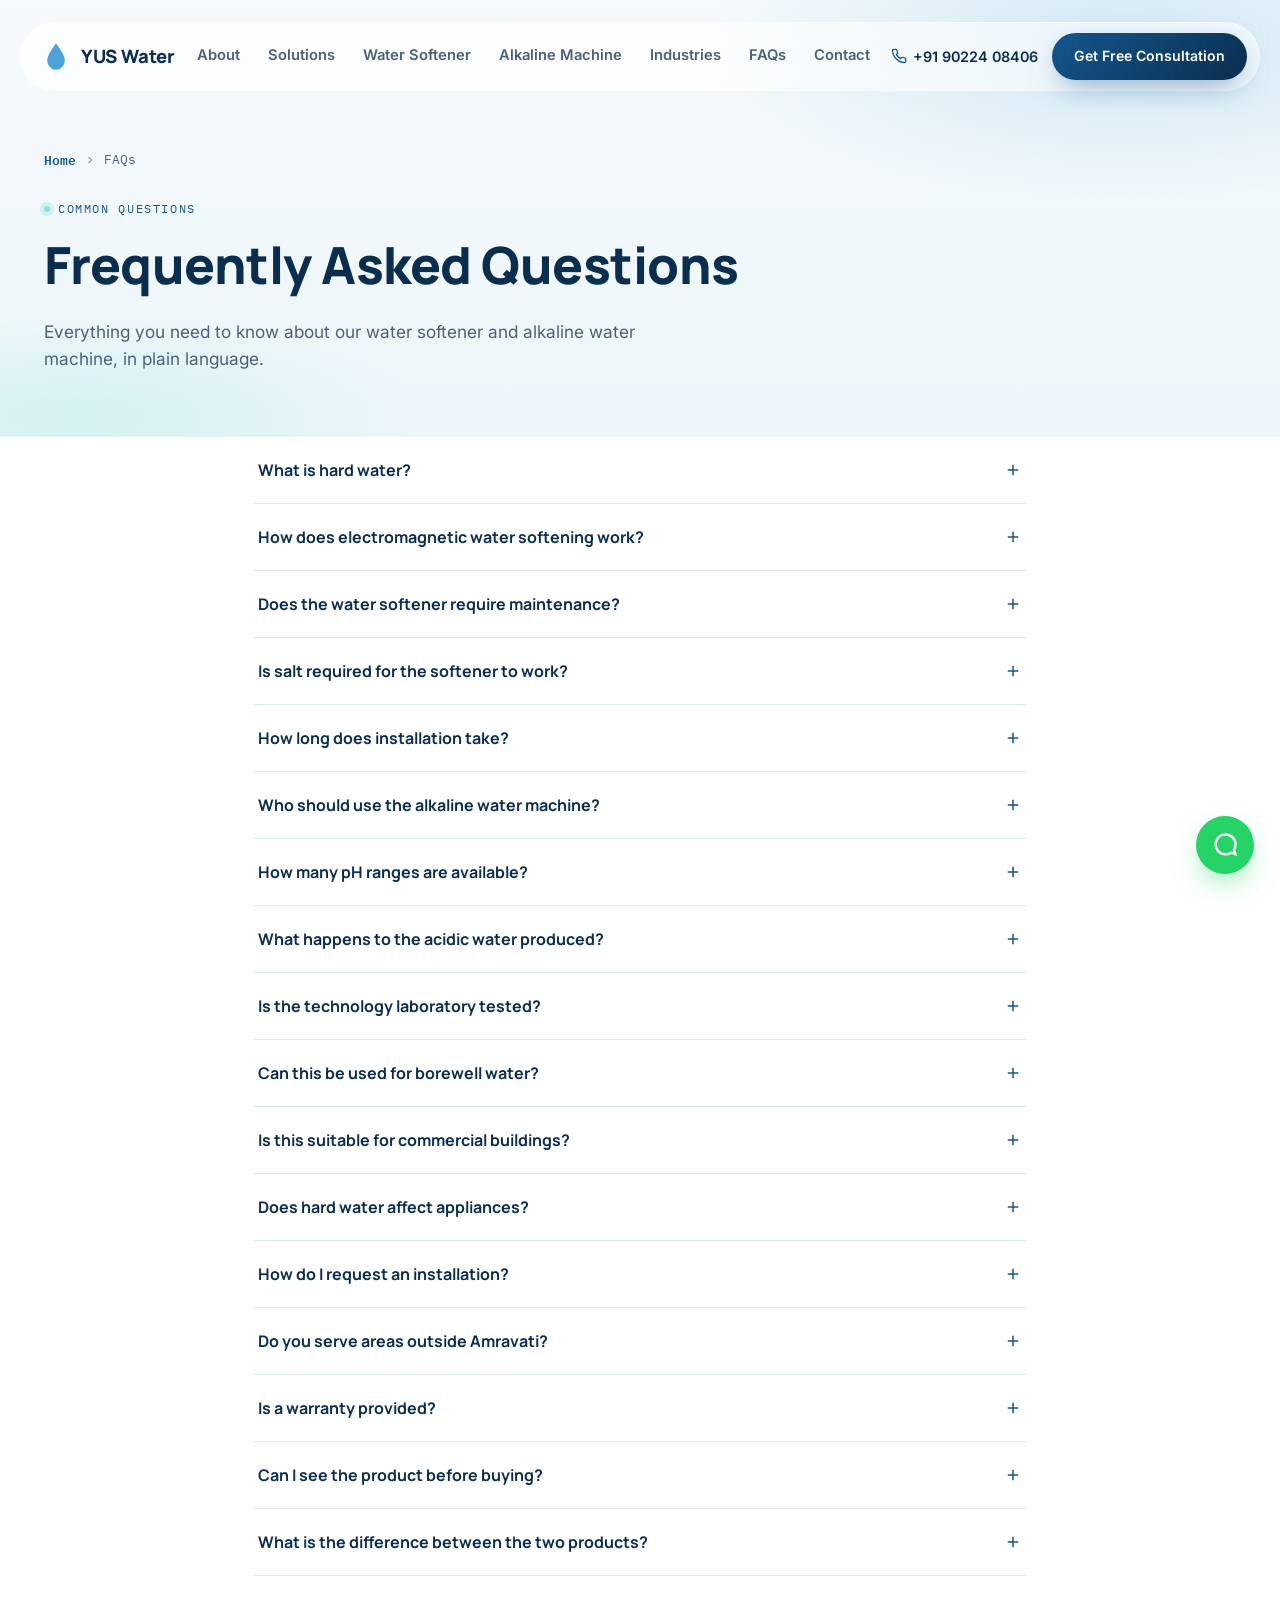
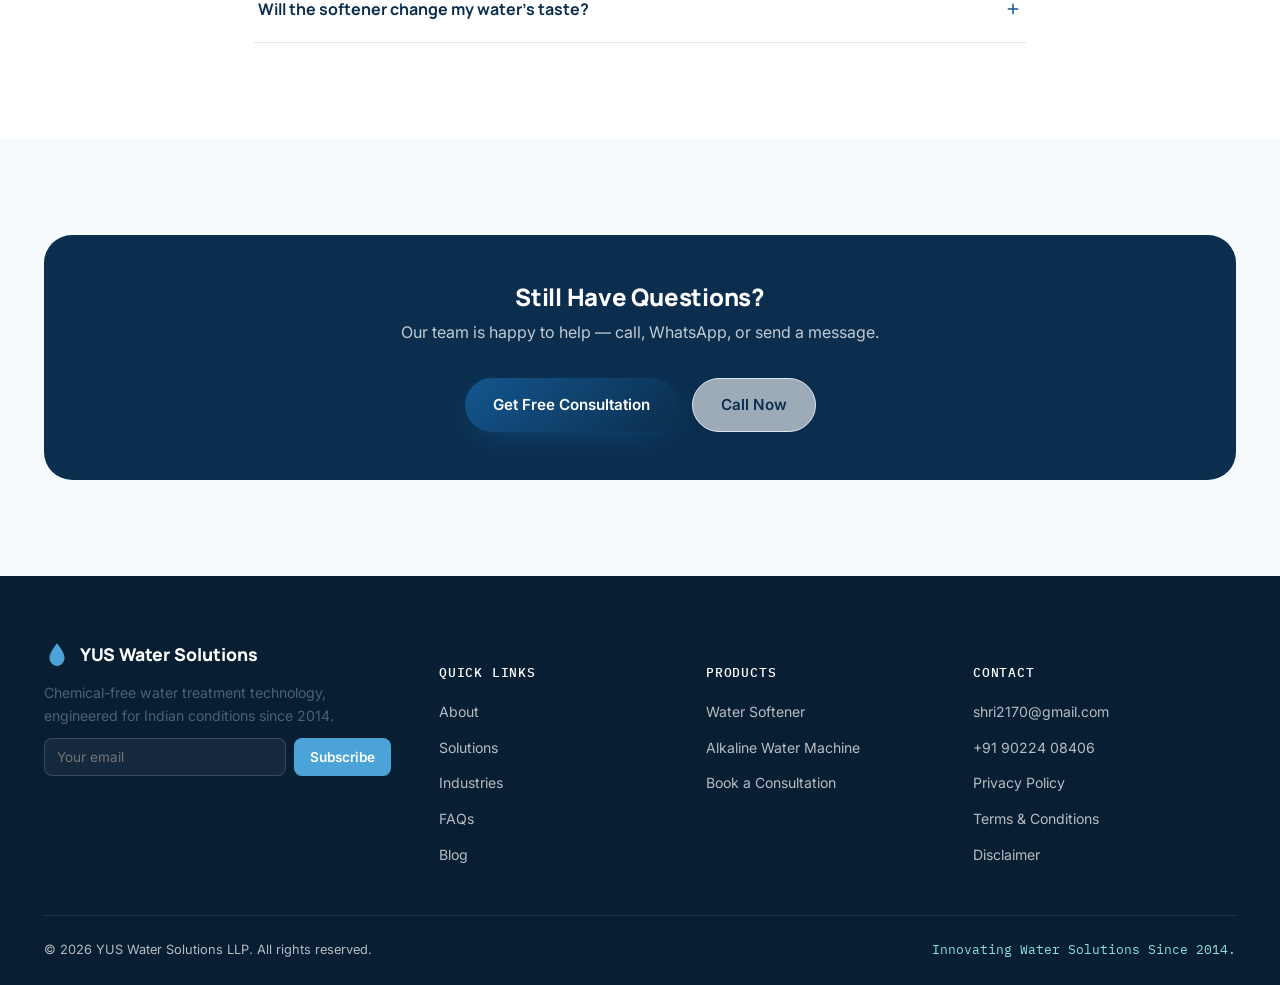
<file: faq (1).html>
<!DOCTYPE html>
<html lang="en">
<head>
<meta charset="UTF-8">
<meta name="viewport" content="width=device-width, initial-scale=1.0">
<title>FAQs | YUS Water Solutions</title>
<meta name="description" content="Answers to common questions about the YUS Water Softener and Alkaline Water Machine — technology, installation, maintenance and more.">
<link rel="canonical" href="https://www.yuswater.com/faq.html">
<meta property="og:type" content="website">
<meta property="og:title" content="FAQs | YUS Water Solutions">
<meta property="og:description" content="Answers to common questions about the YUS Water Softener and Alkaline Water Machine — technology, installation, maintenance and more.">
<meta property="og:url" content="https://www.yuswater.com/faq.html">
<meta name="twitter:card" content="summary_large_image">
<link rel="icon" href="favicon.ico">
<link rel="manifest" href="manifest.json">
<link rel="preconnect" href="https://fonts.googleapis.com">
<link rel="preconnect" href="https://fonts.gstatic.com" crossorigin>
<link href="https://fonts.googleapis.com/css2?family=Manrope:wght@500;700;800&family=Inter:wght@400;500;600&family=IBM+Plex+Mono:wght@500&display=swap" rel="stylesheet">
<link rel="stylesheet" href="styles.css">

</head>
<body>
<header class="nav" id="siteNav">
  <div class="container nav-inner">
    <a href="index.html" class="logo" aria-label="YUS Water Solutions home">
      <svg viewBox="0 0 24 24" fill="none"><path d="M12 2C12 2 5 10.5 5 15.5C5 19.6 8.4 23 12 23C15.6 23 19 19.6 19 15.5C19 10.5 12 2 12 2Z" fill="url(#g1)"/><defs><linearGradient id="g1" x1="5" y1="2" x2="19" y2="23"><stop stop-color="#4BA3D8"/><stop offset="1" stop-color="#14568E"/></linearGradient></defs></svg>
      YUS Water
    </a>
    <nav class="nav-links" aria-label="Primary">
      <a href="about.html">About</a>
      <a href="index.html#solutions">Solutions</a>
      <a href="water-softener.html">Water Softener</a>
      <a href="alkaline-machine.html">Alkaline Machine</a>
      <a href="industries.html">Industries</a>
      <a href="faq.html">FAQs</a>
      <a href="contact.html">Contact</a>
    </nav>
    <div class="nav-right">
      <a href="tel:+919022408406" class="nav-phone">
        <svg viewBox="0 0 24 24" fill="none" stroke="currentColor" stroke-width="2"><path d="M22 16.92v3a2 2 0 0 1-2.18 2 19.79 19.79 0 0 1-8.63-3.07 19.5 19.5 0 0 1-6-6 19.79 19.79 0 0 1-3.07-8.67A2 2 0 0 1 4.11 2h3a2 2 0 0 1 2 1.72c.13.96.36 1.9.68 2.81a2 2 0 0 1-.45 2.11L8.09 9.91a16 16 0 0 0 6 6l1.27-1.27a2 2 0 0 1 2.11-.45c.91.32 1.85.55 2.81.68A2 2 0 0 1 22 16.92z"/></svg>
        +91 90224 08406
      </a>
      <a href="contact.html" class="btn btn-primary nav-cta">Get Free Consultation</a>
      <button class="nav-toggle" id="navToggle" aria-label="Open menu" aria-expanded="false" aria-controls="drawer">
        <svg width="20" height="20" viewBox="0 0 24 24" fill="none" stroke="#0B2038" stroke-width="2"><path d="M3 6h18M3 12h18M3 18h18"/></svg>
      </button>
    </div>
  </div>
</header>

<div class="scrim" id="scrim"></div>
<div class="drawer" id="drawer">
  <button class="drawer-close" id="drawerClose" aria-label="Close menu">&times;</button>
  <a href="about.html">About</a>
  <a href="index.html#solutions">Solutions</a>
  <a href="water-softener.html">Water Softener</a>
  <a href="alkaline-machine.html">Alkaline Machine</a>
  <a href="industries.html">Industries</a>
  <a href="faq.html">FAQs</a>
  <a href="contact.html">Contact</a>
  <a href="contact.html" class="btn btn-primary">Get Free Consultation</a>
</div>


<main>

<section class="page-hero">
  <div class="container">
    <div class="breadcrumb"><a href="index.html">Home</a><svg viewBox="0 0 24 24" fill="none" stroke="currentColor" stroke-width="2"><path d="M9 6l6 6-6 6"/></svg><span>FAQs</span></div>
    <span class="eyebrow">Common Questions</span>
    <h1>Frequently Asked Questions</h1>
    <p class="lead">Everything you need to know about our water softener and alkaline water machine, in plain language.</p>
  </div>
</section>

<section class="section" style="background:#fff;padding-top:0;">
  <div class="container" style="max-width:820px;">
    <div id="faqList">
      <div class="faq-item"><button class="faq-q">What is hard water?<svg viewBox="0 0 24 24" fill="none" stroke="currentColor" stroke-width="2"><path d="M12 5v14M5 12h14"/></svg></button><div class="faq-a"><p>Hard water contains a high concentration of dissolved minerals, mainly calcium and magnesium, which can lead to scale buildup in pipes and appliances.</p></div></div>
      <div class="faq-item"><button class="faq-q">How does electromagnetic water softening work?<svg viewBox="0 0 24 24" fill="none" stroke="currentColor" stroke-width="2"><path d="M12 5v14M5 12h14"/></svg></button><div class="faq-a"><p>An electromagnetic field is applied around the incoming pipe, influencing mineral particles so they are less likely to adhere to pipe and appliance surfaces.</p></div></div>
      <div class="faq-item"><button class="faq-q">Does the water softener require maintenance?<svg viewBox="0 0 24 24" fill="none" stroke="currentColor" stroke-width="2"><path d="M12 5v14M5 12h14"/></svg></button><div class="faq-a"><p>The system is designed for minimal maintenance after a one-time installation, with no filters or cartridges to replace.</p></div></div>
      <div class="faq-item"><button class="faq-q">Is salt required for the softener to work?<svg viewBox="0 0 24 24" fill="none" stroke="currentColor" stroke-width="2"><path d="M12 5v14M5 12h14"/></svg></button><div class="faq-a"><p>No. The YUS Water Softener is a salt-free, chemical-free electromagnetic system.</p></div></div>
      <div class="faq-item"><button class="faq-q">How long does installation take?<svg viewBox="0 0 24 24" fill="none" stroke="currentColor" stroke-width="2"><path d="M12 5v14M5 12h14"/></svg></button><div class="faq-a"><p>Installation is typically quick and non-intrusive, fitted directly onto your existing pipework. Our team will confirm exact timing during your consultation.</p></div></div>
      <div class="faq-item"><button class="faq-q">Who should use the alkaline water machine?<svg viewBox="0 0 24 24" fill="none" stroke="currentColor" stroke-width="2"><path d="M12 5v14M5 12h14"/></svg></button><div class="faq-a"><p>It's suited to households, offices and health-conscious consumers who want control over their everyday drinking water's pH level.</p></div></div>
      <div class="faq-item"><button class="faq-q">How many pH ranges are available?<svg viewBox="0 0 24 24" fill="none" stroke="currentColor" stroke-width="2"><path d="M12 5v14M5 12h14"/></svg></button><div class="faq-a"><p>Four selectable alkaline ranges: 8–8.5, 8.5–9, 9–9.5 and 9.5–10.5. Each simultaneously produces a paired acidic range (6–6.5, 5.5–6, 5–5.5 and 4.5–5 respectively).</p></div></div>
      <div class="faq-item"><button class="faq-q">What happens to the acidic water produced?<svg viewBox="0 0 24 24" fill="none" stroke="currentColor" stroke-width="2"><path d="M12 5v14M5 12h14"/></svg></button><div class="faq-a"><p>Electrolysis naturally separates water into two streams. The acidic stream is intended for suitable non-drinking applications depending on the selected level.</p></div></div>
      <div class="faq-item"><button class="faq-q">Is the technology laboratory tested?<svg viewBox="0 0 24 24" fill="none" stroke="currentColor" stroke-width="2"><path d="M12 5v14M5 12h14"/></svg></button><div class="faq-a"><p>Yes, testing has been carried out with reference to Krishi Vigyan Kendra (ICAR) and government laboratory analysis.</p></div></div>
      <div class="faq-item"><button class="faq-q">Can this be used for borewell water?<svg viewBox="0 0 24 24" fill="none" stroke="currentColor" stroke-width="2"><path d="M12 5v14M5 12h14"/></svg></button><div class="faq-a"><p>Yes, the water softener is commonly used for borewell water. Our team can advise on the right setup for your source water.</p></div></div>
      <div class="faq-item"><button class="faq-q">Is this suitable for commercial buildings?<svg viewBox="0 0 24 24" fill="none" stroke="currentColor" stroke-width="2"><path d="M12 5v14M5 12h14"/></svg></button><div class="faq-a"><p>Yes, our systems scale to commercial and industrial requirements including hotels, hospitals and factories.</p></div></div>
      <div class="faq-item"><button class="faq-q">Does hard water affect appliances?<svg viewBox="0 0 24 24" fill="none" stroke="currentColor" stroke-width="2"><path d="M12 5v14M5 12h14"/></svg></button><div class="faq-a"><p>Yes, scale buildup from hard water can reduce efficiency and shorten the working life of geysers, washing machines and other appliances.</p></div></div>
      <div class="faq-item"><button class="faq-q">How do I request an installation?<svg viewBox="0 0 24 24" fill="none" stroke="currentColor" stroke-width="2"><path d="M12 5v14M5 12h14"/></svg></button><div class="faq-a"><p>Fill out the contact form, call us directly, or message us on WhatsApp — our team will schedule a free consultation.</p></div></div>
      <div class="faq-item"><button class="faq-q">Do you serve areas outside Amravati?<svg viewBox="0 0 24 24" fill="none" stroke="currentColor" stroke-width="2"><path d="M12 5v14M5 12h14"/></svg></button><div class="faq-a"><p>We serve customers across Maharashtra. Contact us with your location to confirm service availability.</p></div></div>
      <div class="faq-item"><button class="faq-q">Is a warranty provided?<svg viewBox="0 0 24 24" fill="none" stroke="currentColor" stroke-width="2"><path d="M12 5v14M5 12h14"/></svg></button><div class="faq-a"><p>Warranty terms are shared at the time of purchase. Contact our team for current details.</p></div></div>
      <div class="faq-item"><button class="faq-q">Can I see the product before buying?<svg viewBox="0 0 24 24" fill="none" stroke="currentColor" stroke-width="2"><path d="M12 5v14M5 12h14"/></svg></button><div class="faq-a"><p>Yes — request a free consultation and our team can arrange a demonstration.</p></div></div>
      <div class="faq-item"><button class="faq-q">What is the difference between the two products?<svg viewBox="0 0 24 24" fill="none" stroke="currentColor" stroke-width="2"><path d="M12 5v14M5 12h14"/></svg></button><div class="faq-a"><p>The Water Softener treats your whole property's incoming water to reduce scale. The Alkaline Water Machine is a drinking water appliance that lets you select a specific pH level.</p></div></div>
      <div class="faq-item"><button class="faq-q">Will the softener change my water's taste?<svg viewBox="0 0 24 24" fill="none" stroke="currentColor" stroke-width="2"><path d="M12 5v14M5 12h14"/></svg></button><div class="faq-a"><p>The softener is designed to reduce scale-forming tendency; it is not intended to alter taste. For drinking water preferences, the alkaline machine is the relevant product.</p></div></div>
    </div>
  </div>
</section>

<section class="section">
  <div class="container">
    <div class="contact-panel reveal" style="text-align:center;">
      <h2 style="color:#fff;">Still Have Questions?</h2>
      <p style="color:rgba(255,255,255,.75);margin-top:10px;">Our team is happy to help — call, WhatsApp, or send a message.</p>
      <div style="margin-top:var(--sp-3);display:flex;gap:14px;justify-content:center;flex-wrap:wrap;">
        <a href="contact.html" class="btn btn-primary">Get Free Consultation</a>
        <a href="tel:+919022408406" class="btn btn-ghost">Call Now</a>
      </div>
    </div>
  </div>
</section>

<script type="application/ld+json">
{
  "@context": "https://schema.org",
  "@type": "FAQPage",
  "mainEntity": [
    {"@type":"Question","name":"What is hard water?","acceptedAnswer":{"@type":"Answer","text":"Hard water contains a high concentration of dissolved minerals, mainly calcium and magnesium, which can lead to scale buildup in pipes and appliances."}},
    {"@type":"Question","name":"How does electromagnetic water softening work?","acceptedAnswer":{"@type":"Answer","text":"An electromagnetic field is applied around the incoming pipe, influencing mineral particles so they are less likely to adhere to pipe and appliance surfaces."}},
    {"@type":"Question","name":"Does the water softener require maintenance?","acceptedAnswer":{"@type":"Answer","text":"The system is designed for minimal maintenance after a one-time installation, with no filters or cartridges to replace."}},
    {"@type":"Question","name":"Is salt required for the softener to work?","acceptedAnswer":{"@type":"Answer","text":"No. The YUS Water Softener is a salt-free, chemical-free electromagnetic system."}},
    {"@type":"Question","name":"How long does installation take?","acceptedAnswer":{"@type":"Answer","text":"Installation is typically quick and non-intrusive, fitted directly onto your existing pipework. Our team will confirm exact timing during your consultation."}},
    {"@type":"Question","name":"Who should use the alkaline water machine?","acceptedAnswer":{"@type":"Answer","text":"It's suited to households, offices and health-conscious consumers who want control over their everyday drinking water's pH level."}},
    {"@type":"Question","name":"How many pH ranges are available?","acceptedAnswer":{"@type":"Answer","text":"Four selectable alkaline ranges: 8-8.5, 8.5-9, 9-9.5 and 9.5-10.5. Each simultaneously produces a paired acidic range: 6-6.5, 5.5-6, 5-5.5 and 4.5-5 respectively."}},
    {"@type":"Question","name":"What happens to the acidic water produced?","acceptedAnswer":{"@type":"Answer","text":"Electrolysis naturally separates water into two streams. The acidic stream is intended for suitable non-drinking applications depending on the selected level."}},
    {"@type":"Question","name":"Is the technology laboratory tested?","acceptedAnswer":{"@type":"Answer","text":"Yes, testing has been carried out with reference to Krishi Vigyan Kendra (ICAR) and government laboratory analysis."}},
    {"@type":"Question","name":"Can this be used for borewell water?","acceptedAnswer":{"@type":"Answer","text":"Yes, the water softener is commonly used for borewell water. Our team can advise on the right setup for your source water."}},
    {"@type":"Question","name":"Is this suitable for commercial buildings?","acceptedAnswer":{"@type":"Answer","text":"Yes, our systems scale to commercial and industrial requirements including hotels, hospitals and factories."}},
    {"@type":"Question","name":"Does hard water affect appliances?","acceptedAnswer":{"@type":"Answer","text":"Yes, scale buildup from hard water can reduce efficiency and shorten the working life of geysers, washing machines and other appliances."}},
    {"@type":"Question","name":"How do I request an installation?","acceptedAnswer":{"@type":"Answer","text":"Fill out the contact form, call us directly, or message us on WhatsApp — our team will schedule a free consultation."}},
    {"@type":"Question","name":"Do you serve areas outside Amravati?","acceptedAnswer":{"@type":"Answer","text":"We serve customers across Maharashtra. Contact us with your location to confirm service availability."}},
    {"@type":"Question","name":"Is a warranty provided?","acceptedAnswer":{"@type":"Answer","text":"Warranty terms are shared at the time of purchase. Contact our team for current details."}},
    {"@type":"Question","name":"Can I see the product before buying?","acceptedAnswer":{"@type":"Answer","text":"Yes — request a free consultation and our team can arrange a demonstration."}},
    {"@type":"Question","name":"What is the difference between the two products?","acceptedAnswer":{"@type":"Answer","text":"The Water Softener treats your whole property's incoming water to reduce scale. The Alkaline Water Machine is a drinking water appliance that lets you select a specific pH level."}},
    {"@type":"Question","name":"Will the softener change my water's taste?","acceptedAnswer":{"@type":"Answer","text":"The softener is designed to reduce scale-forming tendency; it is not intended to alter taste. For drinking water preferences, the alkaline machine is the relevant product."}}
  ]
}
</script>

</main>

<footer>
  <div class="container">
    <div class="footer-grid">
      <div>
        <div class="footer-logo">
          <svg viewBox="0 0 24 24" fill="none"><path d="M12 2C12 2 5 10.5 5 15.5C5 19.6 8.4 23 12 23C15.6 23 19 19.6 19 15.5C19 10.5 12 2 12 2Z" fill="url(#g2)"/><defs><linearGradient id="g2" x1="5" y1="2" x2="19" y2="23"><stop stop-color="#4BA3D8"/><stop offset="1" stop-color="#8FE3D9"/></linearGradient></defs></svg>
          YUS Water Solutions
        </div>
        <p style="font-size:0.88rem;">Chemical-free water treatment technology, engineered for Indian conditions since 2014.</p>
        <div class="newsletter">
          <input type="email" placeholder="Your email" aria-label="Newsletter email">
          <button type="button">Subscribe</button>
        </div>
      </div>
      <div>
        <h5>Quick Links</h5>
        <ul>
          <li><a href="about.html">About</a></li>
          <li><a href="index.html#solutions">Solutions</a></li>
          <li><a href="industries.html">Industries</a></li>
          <li><a href="faq.html">FAQs</a></li>
          <li><a href="blog.html">Blog</a></li>
        </ul>
      </div>
      <div>
        <h5>Products</h5>
        <ul>
          <li><a href="water-softener.html">Water Softener</a></li>
          <li><a href="alkaline-machine.html">Alkaline Water Machine</a></li>
          <li><a href="contact.html">Book a Consultation</a></li>
        </ul>
      </div>
      <div>
        <h5>Contact</h5>
        <ul>
          <li><a href="mailto:shri2170@gmail.com">shri2170@gmail.com</a></li>
          <li><a href="tel:+919022408406">+91 90224 08406</a></li>
          <li><a href="privacy-policy.html">Privacy Policy</a></li>
          <li><a href="terms.html">Terms &amp; Conditions</a></li>
          <li><a href="disclaimer.html">Disclaimer</a></li>
        </ul>
      </div>
    </div>
    <div class="footer-bottom">
      <span>&copy; 2026 YUS Water Solutions LLP. All rights reserved.</span>
      <span class="footer-tagline">Innovating Water Solutions Since 2014.</span>
    </div>
  </div>
</footer>

<a class="whatsapp-float" href="https://wa.me/919022408406?text=Hello%2C%20I%20would%20like%20to%20know%20more%20about%20YUS%20Water%20Solutions.%20Please%20contact%20me." target="_blank" rel="noopener" aria-label="Chat on WhatsApp">
  <svg viewBox="0 0 24 24" fill="none" stroke="currentColor" stroke-width="2"><path d="M21 11.5a8.5 8.5 0 10-3.8 7.1L21 20l-1.4-3.7A8.5 8.5 0 0021 11.5z"/></svg>
</a>

<!-- MOBILE STICKY CALL BAR -->
<div class="mobile-callbar">
  <a class="call" href="tel:+919022408406">Call Now</a>
  <a class="wa" href="https://wa.me/919022408406?text=Hello%2C%20I%20would%20like%20to%20know%20more%20about%20YUS%20Water%20Solutions.%20Please%20contact%20me." target="_blank" rel="noopener">WhatsApp</a>
</div>


<script src="main.js"></script>
<script src="faq.js"></script>

</body>
</html>
</file>
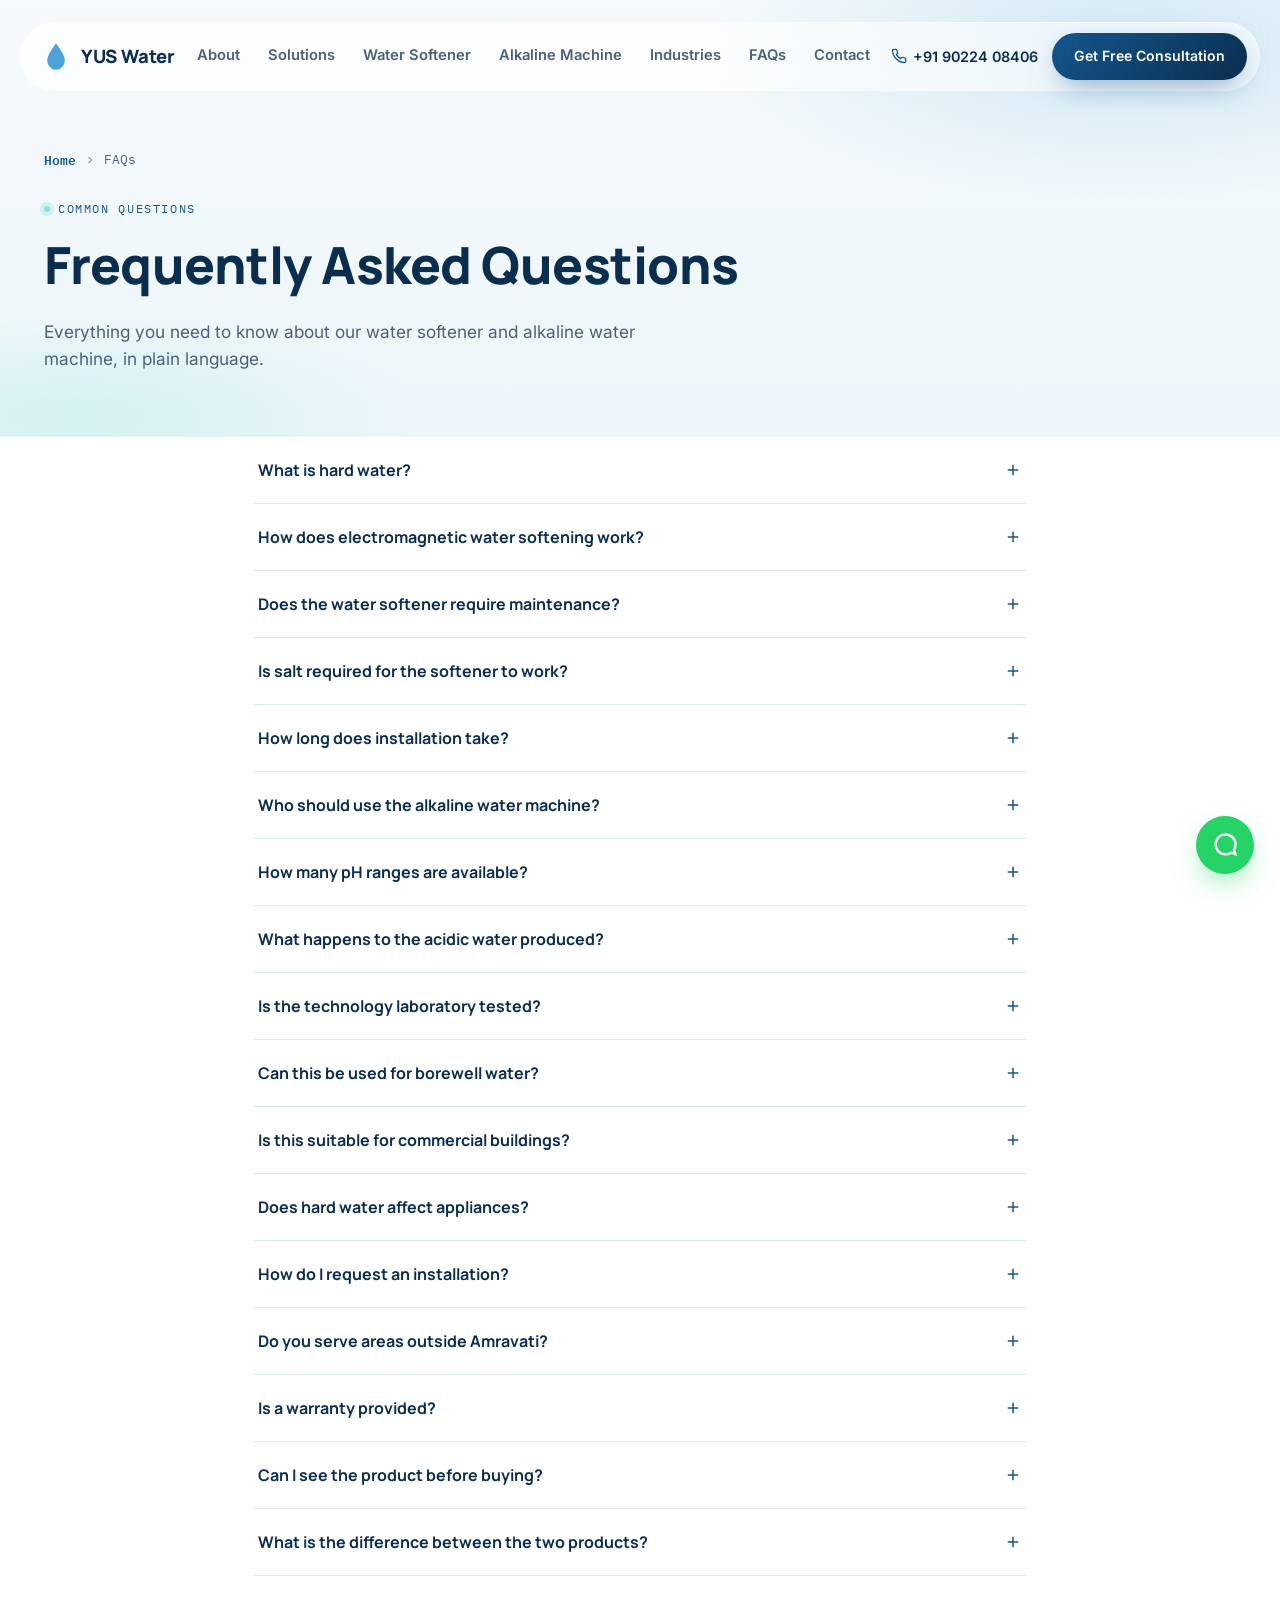
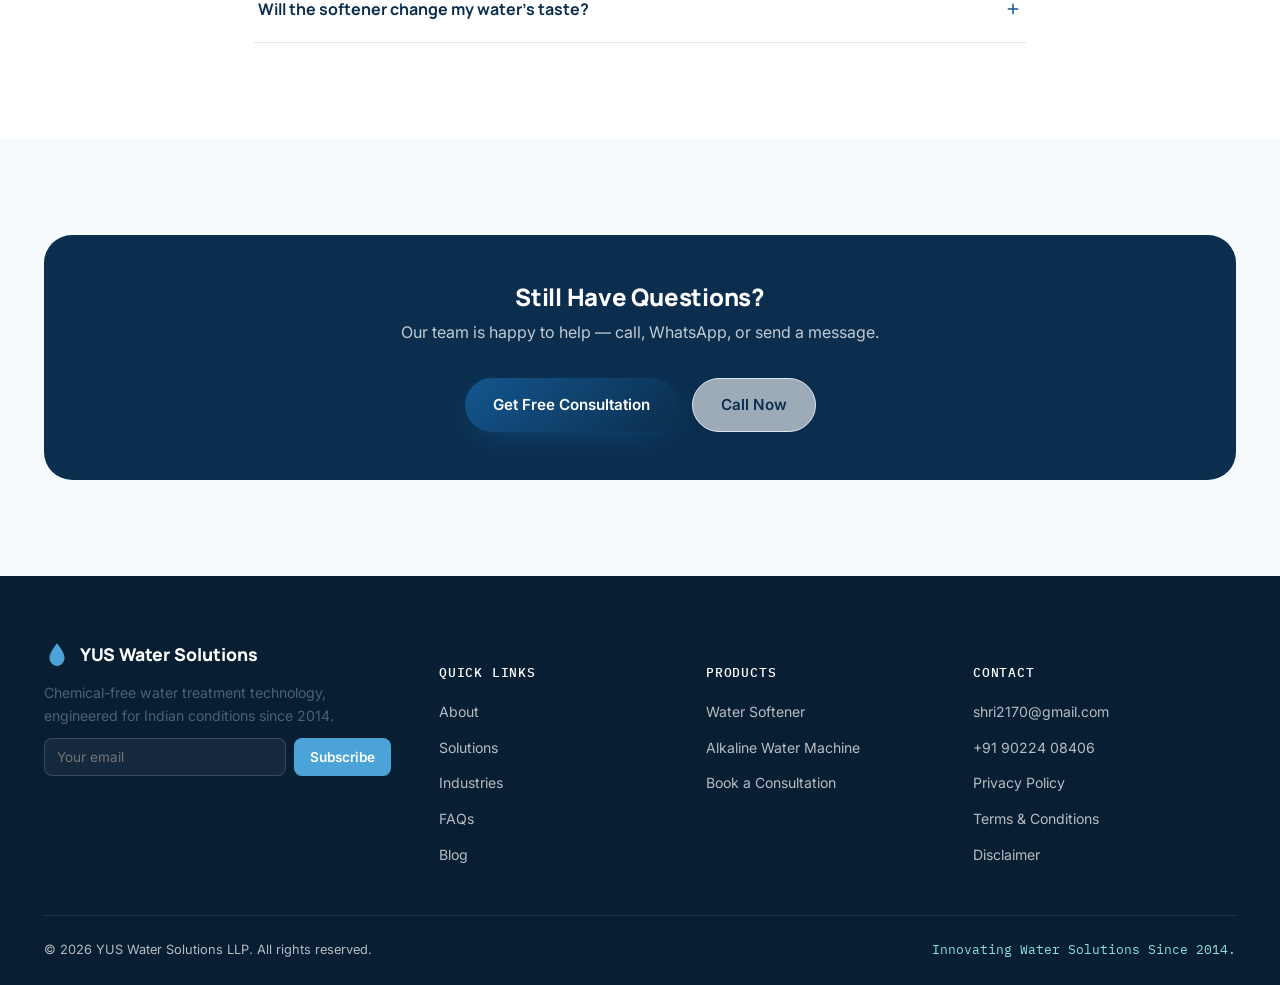
<file: faq.html>
<!DOCTYPE html>
<html lang="en">
<head>
<meta charset="UTF-8">
<meta name="viewport" content="width=device-width, initial-scale=1.0">
<title>FAQs | YUS Water Solutions</title>
<meta name="description" content="Answers to common questions about the YUS Water Softener and Alkaline Water Machine — technology, installation, maintenance and more.">
<link rel="canonical" href="https://www.yuswater.com/faq.html">
<meta property="og:type" content="website">
<meta property="og:title" content="FAQs | YUS Water Solutions">
<meta property="og:description" content="Answers to common questions about the YUS Water Softener and Alkaline Water Machine — technology, installation, maintenance and more.">
<meta property="og:url" content="https://www.yuswater.com/faq.html">
<meta name="twitter:card" content="summary_large_image">
<link rel="icon" href="favicon.ico">
<link rel="manifest" href="manifest.json">
<link rel="preconnect" href="https://fonts.googleapis.com">
<link rel="preconnect" href="https://fonts.gstatic.com" crossorigin>
<link href="https://fonts.googleapis.com/css2?family=Manrope:wght@500;700;800&family=Inter:wght@400;500;600&family=IBM+Plex+Mono:wght@500&display=swap" rel="stylesheet">
<link rel="stylesheet" href="styles.css">

</head>
<body>
<header class="nav" id="siteNav">
  <div class="container nav-inner">
    <a href="index.html" class="logo" aria-label="YUS Water Solutions home">
      <svg viewBox="0 0 24 24" fill="none"><path d="M12 2C12 2 5 10.5 5 15.5C5 19.6 8.4 23 12 23C15.6 23 19 19.6 19 15.5C19 10.5 12 2 12 2Z" fill="url(#g1)"/><defs><linearGradient id="g1" x1="5" y1="2" x2="19" y2="23"><stop stop-color="#4BA3D8"/><stop offset="1" stop-color="#14568E"/></linearGradient></defs></svg>
      YUS Water
    </a>
    <nav class="nav-links" aria-label="Primary">
      <a href="about.html">About</a>
      <a href="index.html#solutions">Solutions</a>
      <a href="water-softener.html">Water Softener</a>
      <a href="alkaline-machine.html">Alkaline Machine</a>
      <a href="industries.html">Industries</a>
      <a href="faq.html">FAQs</a>
      <a href="contact.html">Contact</a>
    </nav>
    <div class="nav-right">
      <a href="tel:+919022408406" class="nav-phone">
        <svg viewBox="0 0 24 24" fill="none" stroke="currentColor" stroke-width="2"><path d="M22 16.92v3a2 2 0 0 1-2.18 2 19.79 19.79 0 0 1-8.63-3.07 19.5 19.5 0 0 1-6-6 19.79 19.79 0 0 1-3.07-8.67A2 2 0 0 1 4.11 2h3a2 2 0 0 1 2 1.72c.13.96.36 1.9.68 2.81a2 2 0 0 1-.45 2.11L8.09 9.91a16 16 0 0 0 6 6l1.27-1.27a2 2 0 0 1 2.11-.45c.91.32 1.85.55 2.81.68A2 2 0 0 1 22 16.92z"/></svg>
        +91 90224 08406
      </a>
      <a href="https://wa.me/919022408406?text=Hello%21%20I%20would%20like%20to%20get%20a%20free%20consultation%20regarding%20your%20water%20treatment%20solutions.%20Please%20help%20me%20choose%20the%20best%20product%20for%20my%20requirements." target="_blank" rel="noopener" class="btn btn-primary nav-cta">Get Free Consultation</a>
      <button class="nav-toggle" id="navToggle" aria-label="Open menu" aria-expanded="false" aria-controls="drawer">
        <svg width="20" height="20" viewBox="0 0 24 24" fill="none" stroke="#0B2038" stroke-width="2"><path d="M3 6h18M3 12h18M3 18h18"/></svg>
      </button>
    </div>
  </div>
</header>

<div class="scrim" id="scrim"></div>
<div class="drawer" id="drawer">
  <button class="drawer-close" id="drawerClose" aria-label="Close menu">&times;</button>
  <a href="about.html">About</a>
  <a href="index.html#solutions">Solutions</a>
  <a href="water-softener.html">Water Softener</a>
  <a href="alkaline-machine.html">Alkaline Machine</a>
  <a href="industries.html">Industries</a>
  <a href="faq.html">FAQs</a>
  <a href="contact.html">Contact</a>
  <a href="https://wa.me/919022408406?text=Hello%21%20I%20would%20like%20to%20get%20a%20free%20consultation%20regarding%20your%20water%20treatment%20solutions.%20Please%20help%20me%20choose%20the%20best%20product%20for%20my%20requirements." target="_blank" rel="noopener" class="btn btn-primary">Get Free Consultation</a>
</div>


<main>

<section class="page-hero">
  <div class="container">
    <div class="breadcrumb"><a href="index.html">Home</a><svg viewBox="0 0 24 24" fill="none" stroke="currentColor" stroke-width="2"><path d="M9 6l6 6-6 6"/></svg><span>FAQs</span></div>
    <span class="eyebrow">Common Questions</span>
    <h1>Frequently Asked Questions</h1>
    <p class="lead">Everything you need to know about our water softener and alkaline water machine, in plain language.</p>
  </div>
</section>

<section class="section" style="background:#fff;padding-top:0;">
  <div class="container" style="max-width:820px;">
    <div id="faqList">
      <div class="faq-item"><button class="faq-q">What is hard water?<svg viewBox="0 0 24 24" fill="none" stroke="currentColor" stroke-width="2"><path d="M12 5v14M5 12h14"/></svg></button><div class="faq-a"><p>Hard water contains a high concentration of dissolved minerals, mainly calcium and magnesium, which can lead to scale buildup in pipes and appliances.</p></div></div>
      <div class="faq-item"><button class="faq-q">How does electromagnetic water softening work?<svg viewBox="0 0 24 24" fill="none" stroke="currentColor" stroke-width="2"><path d="M12 5v14M5 12h14"/></svg></button><div class="faq-a"><p>An electromagnetic field is applied around the incoming pipe, influencing mineral particles so they are less likely to adhere to pipe and appliance surfaces.</p></div></div>
      <div class="faq-item"><button class="faq-q">Does the water softener require maintenance?<svg viewBox="0 0 24 24" fill="none" stroke="currentColor" stroke-width="2"><path d="M12 5v14M5 12h14"/></svg></button><div class="faq-a"><p>The system is designed for minimal maintenance after a one-time installation, with no filters or cartridges to replace.</p></div></div>
      <div class="faq-item"><button class="faq-q">Is salt required for the softener to work?<svg viewBox="0 0 24 24" fill="none" stroke="currentColor" stroke-width="2"><path d="M12 5v14M5 12h14"/></svg></button><div class="faq-a"><p>No. The YUS Water Softener is a salt-free, chemical-free electromagnetic system.</p></div></div>
      <div class="faq-item"><button class="faq-q">How long does installation take?<svg viewBox="0 0 24 24" fill="none" stroke="currentColor" stroke-width="2"><path d="M12 5v14M5 12h14"/></svg></button><div class="faq-a"><p>Installation is typically quick and non-intrusive, fitted directly onto your existing pipework. Our team will confirm exact timing during your consultation.</p></div></div>
      <div class="faq-item"><button class="faq-q">Who should use the alkaline water machine?<svg viewBox="0 0 24 24" fill="none" stroke="currentColor" stroke-width="2"><path d="M12 5v14M5 12h14"/></svg></button><div class="faq-a"><p>It's suited to households, offices and health-conscious consumers who want control over their everyday drinking water's pH level.</p></div></div>
      <div class="faq-item"><button class="faq-q">How many pH ranges are available?<svg viewBox="0 0 24 24" fill="none" stroke="currentColor" stroke-width="2"><path d="M12 5v14M5 12h14"/></svg></button><div class="faq-a"><p>Four selectable alkaline ranges: 8–8.5, 8.5–9, 9–9.5 and 9.5–10.5. Each simultaneously produces a paired acidic range (6–6.5, 5.5–6, 5–5.5 and 4.5–5 respectively).</p></div></div>
      <div class="faq-item"><button class="faq-q">What happens to the acidic water produced?<svg viewBox="0 0 24 24" fill="none" stroke="currentColor" stroke-width="2"><path d="M12 5v14M5 12h14"/></svg></button><div class="faq-a"><p>Electrolysis naturally separates water into two streams. The acidic stream is intended for suitable non-drinking applications depending on the selected level.</p></div></div>
      <div class="faq-item"><button class="faq-q">Is the technology laboratory tested?<svg viewBox="0 0 24 24" fill="none" stroke="currentColor" stroke-width="2"><path d="M12 5v14M5 12h14"/></svg></button><div class="faq-a"><p>Yes, testing has been carried out with reference to Krishi Vigyan Kendra (ICAR) and government laboratory analysis.</p></div></div>
      <div class="faq-item"><button class="faq-q">Can this be used for borewell water?<svg viewBox="0 0 24 24" fill="none" stroke="currentColor" stroke-width="2"><path d="M12 5v14M5 12h14"/></svg></button><div class="faq-a"><p>Yes, the water softener is commonly used for borewell water. Our team can advise on the right setup for your source water.</p></div></div>
      <div class="faq-item"><button class="faq-q">Is this suitable for commercial buildings?<svg viewBox="0 0 24 24" fill="none" stroke="currentColor" stroke-width="2"><path d="M12 5v14M5 12h14"/></svg></button><div class="faq-a"><p>Yes, our systems scale to commercial and industrial requirements including hotels, hospitals and factories.</p></div></div>
      <div class="faq-item"><button class="faq-q">Does hard water affect appliances?<svg viewBox="0 0 24 24" fill="none" stroke="currentColor" stroke-width="2"><path d="M12 5v14M5 12h14"/></svg></button><div class="faq-a"><p>Yes, scale buildup from hard water can reduce efficiency and shorten the working life of geysers, washing machines and other appliances.</p></div></div>
      <div class="faq-item"><button class="faq-q">How do I request an installation?<svg viewBox="0 0 24 24" fill="none" stroke="currentColor" stroke-width="2"><path d="M12 5v14M5 12h14"/></svg></button><div class="faq-a"><p>Fill out the contact form, call us directly, or message us on WhatsApp — our team will schedule a free consultation.</p></div></div>
      <div class="faq-item"><button class="faq-q">Do you serve areas outside Amravati?<svg viewBox="0 0 24 24" fill="none" stroke="currentColor" stroke-width="2"><path d="M12 5v14M5 12h14"/></svg></button><div class="faq-a"><p>We serve customers across Maharashtra. Contact us with your location to confirm service availability.</p></div></div>
      <div class="faq-item"><button class="faq-q">Is a warranty provided?<svg viewBox="0 0 24 24" fill="none" stroke="currentColor" stroke-width="2"><path d="M12 5v14M5 12h14"/></svg></button><div class="faq-a"><p>Warranty terms are shared at the time of purchase. Contact our team for current details.</p></div></div>
      <div class="faq-item"><button class="faq-q">Can I see the product before buying?<svg viewBox="0 0 24 24" fill="none" stroke="currentColor" stroke-width="2"><path d="M12 5v14M5 12h14"/></svg></button><div class="faq-a"><p>Yes — request a free consultation and our team can arrange a demonstration.</p></div></div>
      <div class="faq-item"><button class="faq-q">What is the difference between the two products?<svg viewBox="0 0 24 24" fill="none" stroke="currentColor" stroke-width="2"><path d="M12 5v14M5 12h14"/></svg></button><div class="faq-a"><p>The Water Softener treats your whole property's incoming water to reduce scale. The Alkaline Water Machine is a drinking water appliance that lets you select a specific pH level.</p></div></div>
      <div class="faq-item"><button class="faq-q">Will the softener change my water's taste?<svg viewBox="0 0 24 24" fill="none" stroke="currentColor" stroke-width="2"><path d="M12 5v14M5 12h14"/></svg></button><div class="faq-a"><p>The softener is designed to reduce scale-forming tendency; it is not intended to alter taste. For drinking water preferences, the alkaline machine is the relevant product.</p></div></div>
    </div>
  </div>
</section>

<section class="section">
  <div class="container">
    <div class="contact-panel reveal" style="text-align:center;">
      <h2 style="color:#fff;">Still Have Questions?</h2>
      <p style="color:rgba(255,255,255,.75);margin-top:10px;">Our team is happy to help — call, WhatsApp, or send a message.</p>
      <div style="margin-top:var(--sp-3);display:flex;gap:14px;justify-content:center;flex-wrap:wrap;">
        <a href="https://wa.me/919022408406?text=Hello%21%20I%20would%20like%20to%20get%20a%20free%20consultation%20regarding%20your%20water%20treatment%20solutions.%20Please%20help%20me%20choose%20the%20best%20product%20for%20my%20requirements." target="_blank" rel="noopener" class="btn btn-primary">Get Free Consultation</a>
        <a href="tel:+919022408406" class="btn btn-ghost">Call Now</a>
      </div>
    </div>
  </div>
</section>

<script type="application/ld+json">
{
  "@context": "https://schema.org",
  "@type": "FAQPage",
  "mainEntity": [
    {"@type":"Question","name":"What is hard water?","acceptedAnswer":{"@type":"Answer","text":"Hard water contains a high concentration of dissolved minerals, mainly calcium and magnesium, which can lead to scale buildup in pipes and appliances."}},
    {"@type":"Question","name":"How does electromagnetic water softening work?","acceptedAnswer":{"@type":"Answer","text":"An electromagnetic field is applied around the incoming pipe, influencing mineral particles so they are less likely to adhere to pipe and appliance surfaces."}},
    {"@type":"Question","name":"Does the water softener require maintenance?","acceptedAnswer":{"@type":"Answer","text":"The system is designed for minimal maintenance after a one-time installation, with no filters or cartridges to replace."}},
    {"@type":"Question","name":"Is salt required for the softener to work?","acceptedAnswer":{"@type":"Answer","text":"No. The YUS Water Softener is a salt-free, chemical-free electromagnetic system."}},
    {"@type":"Question","name":"How long does installation take?","acceptedAnswer":{"@type":"Answer","text":"Installation is typically quick and non-intrusive, fitted directly onto your existing pipework. Our team will confirm exact timing during your consultation."}},
    {"@type":"Question","name":"Who should use the alkaline water machine?","acceptedAnswer":{"@type":"Answer","text":"It's suited to households, offices and health-conscious consumers who want control over their everyday drinking water's pH level."}},
    {"@type":"Question","name":"How many pH ranges are available?","acceptedAnswer":{"@type":"Answer","text":"Four selectable alkaline ranges: 8-8.5, 8.5-9, 9-9.5 and 9.5-10.5. Each simultaneously produces a paired acidic range: 6-6.5, 5.5-6, 5-5.5 and 4.5-5 respectively."}},
    {"@type":"Question","name":"What happens to the acidic water produced?","acceptedAnswer":{"@type":"Answer","text":"Electrolysis naturally separates water into two streams. The acidic stream is intended for suitable non-drinking applications depending on the selected level."}},
    {"@type":"Question","name":"Is the technology laboratory tested?","acceptedAnswer":{"@type":"Answer","text":"Yes, testing has been carried out with reference to Krishi Vigyan Kendra (ICAR) and government laboratory analysis."}},
    {"@type":"Question","name":"Can this be used for borewell water?","acceptedAnswer":{"@type":"Answer","text":"Yes, the water softener is commonly used for borewell water. Our team can advise on the right setup for your source water."}},
    {"@type":"Question","name":"Is this suitable for commercial buildings?","acceptedAnswer":{"@type":"Answer","text":"Yes, our systems scale to commercial and industrial requirements including hotels, hospitals and factories."}},
    {"@type":"Question","name":"Does hard water affect appliances?","acceptedAnswer":{"@type":"Answer","text":"Yes, scale buildup from hard water can reduce efficiency and shorten the working life of geysers, washing machines and other appliances."}},
    {"@type":"Question","name":"How do I request an installation?","acceptedAnswer":{"@type":"Answer","text":"Fill out the contact form, call us directly, or message us on WhatsApp — our team will schedule a free consultation."}},
    {"@type":"Question","name":"Do you serve areas outside Amravati?","acceptedAnswer":{"@type":"Answer","text":"We serve customers across Maharashtra. Contact us with your location to confirm service availability."}},
    {"@type":"Question","name":"Is a warranty provided?","acceptedAnswer":{"@type":"Answer","text":"Warranty terms are shared at the time of purchase. Contact our team for current details."}},
    {"@type":"Question","name":"Can I see the product before buying?","acceptedAnswer":{"@type":"Answer","text":"Yes — request a free consultation and our team can arrange a demonstration."}},
    {"@type":"Question","name":"What is the difference between the two products?","acceptedAnswer":{"@type":"Answer","text":"The Water Softener treats your whole property's incoming water to reduce scale. The Alkaline Water Machine is a drinking water appliance that lets you select a specific pH level."}},
    {"@type":"Question","name":"Will the softener change my water's taste?","acceptedAnswer":{"@type":"Answer","text":"The softener is designed to reduce scale-forming tendency; it is not intended to alter taste. For drinking water preferences, the alkaline machine is the relevant product."}}
  ]
}
</script>

</main>

<footer>
  <div class="container">
    <div class="footer-grid">
      <div>
        <div class="footer-logo">
          <svg viewBox="0 0 24 24" fill="none"><path d="M12 2C12 2 5 10.5 5 15.5C5 19.6 8.4 23 12 23C15.6 23 19 19.6 19 15.5C19 10.5 12 2 12 2Z" fill="url(#g2)"/><defs><linearGradient id="g2" x1="5" y1="2" x2="19" y2="23"><stop stop-color="#4BA3D8"/><stop offset="1" stop-color="#8FE3D9"/></linearGradient></defs></svg>
          YUS Water Solutions
        </div>
        <p style="font-size:0.88rem;">Chemical-free water treatment technology, engineered for Indian conditions since 2014.</p>
        <div class="newsletter">
          <input type="email" placeholder="Your email" aria-label="Newsletter email" id="newsletterEmail">
          <button type="button" id="newsletterBtn">Subscribe</button>
        </div>
        <p class="newsletter-msg" id="newsletterMsg" role="status" aria-live="polite"></p>
      </div>
      <div>
        <h5>Quick Links</h5>
        <ul>
          <li><a href="about.html">About</a></li>
          <li><a href="index.html#solutions">Solutions</a></li>
          <li><a href="industries.html">Industries</a></li>
          <li><a href="faq.html">FAQs</a></li>
          <li><a href="blog.html">Blog</a></li>
        </ul>
      </div>
      <div>
        <h5>Products</h5>
        <ul>
          <li><a href="water-softener.html">Water Softener</a></li>
          <li><a href="alkaline-machine.html">Alkaline Water Machine</a></li>
          <li><a href="contact.html">Book a Consultation</a></li>
        </ul>
      </div>
      <div>
        <h5>Contact</h5>
        <ul>
          <li><a href="mailto:shri2170@gmail.com">shri2170@gmail.com</a></li>
          <li><a href="tel:+919022408406">+91 90224 08406</a></li>
          <li><a href="privacy-policy.html">Privacy Policy</a></li>
          <li><a href="terms.html">Terms &amp; Conditions</a></li>
          <li><a href="disclaimer.html">Disclaimer</a></li>
        </ul>
      </div>
    </div>
    <div class="footer-bottom">
      <span>&copy; 2026 YUS Water Solutions LLP. All rights reserved.</span>
      <span class="footer-tagline">Innovating Water Solutions Since 2014.</span>
    </div>
  </div>
</footer>

<a class="whatsapp-float" href="https://wa.me/919022408406?text=Hello%2C%20I%20would%20like%20to%20know%20more%20about%20YUS%20Water%20Solutions.%20Please%20contact%20me." target="_blank" rel="noopener" aria-label="Chat on WhatsApp">
  <svg viewBox="0 0 24 24" fill="none" stroke="currentColor" stroke-width="2"><path d="M21 11.5a8.5 8.5 0 10-3.8 7.1L21 20l-1.4-3.7A8.5 8.5 0 0021 11.5z"/></svg>
</a>

<!-- MOBILE STICKY CALL BAR -->
<div class="mobile-callbar">
  <a class="call" href="tel:+919022408406">Call Now</a>
  <a class="wa" href="https://wa.me/919022408406?text=Hello%2C%20I%20would%20like%20to%20know%20more%20about%20YUS%20Water%20Solutions.%20Please%20contact%20me." target="_blank" rel="noopener">WhatsApp</a>
</div>


<script src="main.js"></script>
<script src="faq.js"></script>

</body>
</html>
</file>
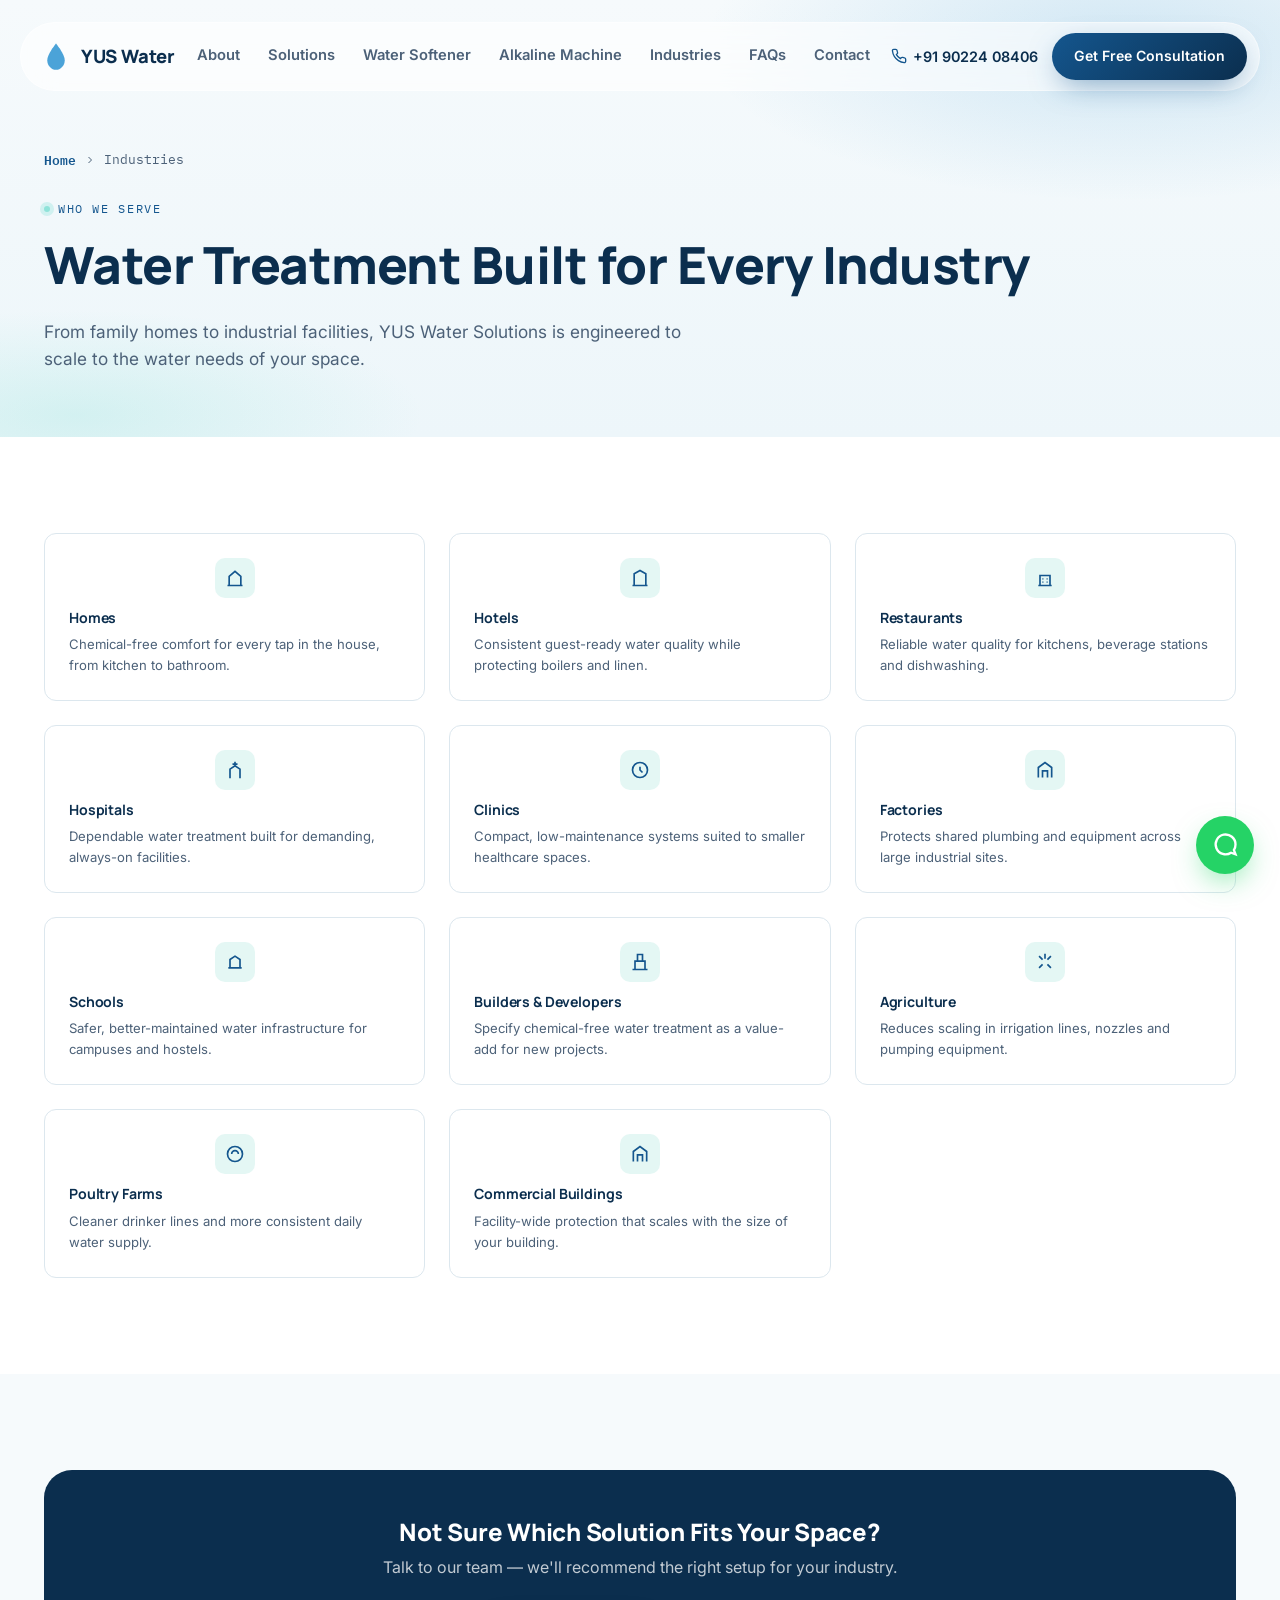
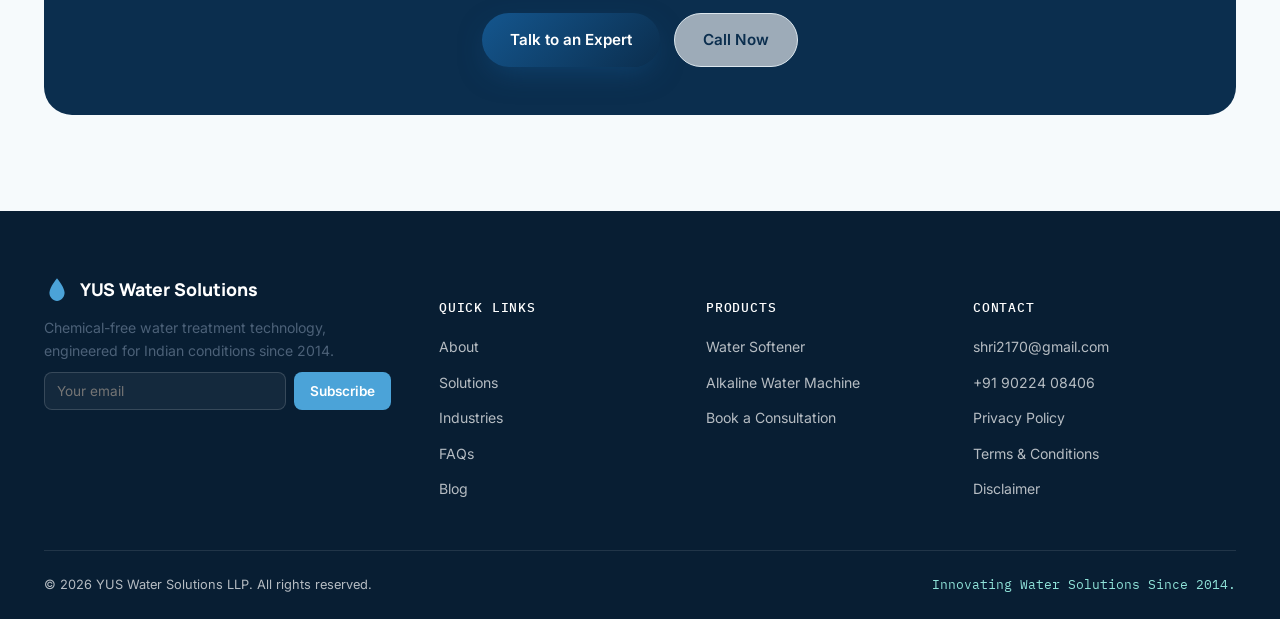
<file: industries.html>
<!DOCTYPE html>
<html lang="en">
<head>
<meta charset="UTF-8">
<meta name="viewport" content="width=device-width, initial-scale=1.0">
<title>Industries We Serve | YUS Water Solutions</title>
<meta name="description" content="YUS Water Solutions serves homes, hotels, hospitals, factories, schools, agriculture, poultry farms and commercial buildings across Maharashtra.">
<link rel="canonical" href="https://www.yuswater.com/industries.html">
<meta property="og:type" content="website">
<meta property="og:title" content="Industries We Serve | YUS Water Solutions">
<meta property="og:description" content="YUS Water Solutions serves homes, hotels, hospitals, factories, schools, agriculture, poultry farms and commercial buildings across Maharashtra.">
<meta property="og:url" content="https://www.yuswater.com/industries.html">
<meta name="twitter:card" content="summary_large_image">
<link rel="icon" href="favicon.ico">
<link rel="manifest" href="manifest.json">
<link rel="preconnect" href="https://fonts.googleapis.com">
<link rel="preconnect" href="https://fonts.gstatic.com" crossorigin>
<link href="https://fonts.googleapis.com/css2?family=Manrope:wght@500;700;800&family=Inter:wght@400;500;600&family=IBM+Plex+Mono:wght@500&display=swap" rel="stylesheet">
<link rel="stylesheet" href="styles.css">

</head>
<body>
<header class="nav" id="siteNav">
  <div class="container nav-inner">
    <a href="index.html" class="logo" aria-label="YUS Water Solutions home">
      <svg viewBox="0 0 24 24" fill="none"><path d="M12 2C12 2 5 10.5 5 15.5C5 19.6 8.4 23 12 23C15.6 23 19 19.6 19 15.5C19 10.5 12 2 12 2Z" fill="url(#g1)"/><defs><linearGradient id="g1" x1="5" y1="2" x2="19" y2="23"><stop stop-color="#4BA3D8"/><stop offset="1" stop-color="#14568E"/></linearGradient></defs></svg>
      YUS Water
    </a>
    <nav class="nav-links" aria-label="Primary">
      <a href="about.html">About</a>
      <a href="index.html#solutions">Solutions</a>
      <a href="water-softener.html">Water Softener</a>
      <a href="alkaline-machine.html">Alkaline Machine</a>
      <a href="industries.html">Industries</a>
      <a href="faq.html">FAQs</a>
      <a href="contact.html">Contact</a>
    </nav>
    <div class="nav-right">
      <a href="tel:+919022408406" class="nav-phone">
        <svg viewBox="0 0 24 24" fill="none" stroke="currentColor" stroke-width="2"><path d="M22 16.92v3a2 2 0 0 1-2.18 2 19.79 19.79 0 0 1-8.63-3.07 19.5 19.5 0 0 1-6-6 19.79 19.79 0 0 1-3.07-8.67A2 2 0 0 1 4.11 2h3a2 2 0 0 1 2 1.72c.13.96.36 1.9.68 2.81a2 2 0 0 1-.45 2.11L8.09 9.91a16 16 0 0 0 6 6l1.27-1.27a2 2 0 0 1 2.11-.45c.91.32 1.85.55 2.81.68A2 2 0 0 1 22 16.92z"/></svg>
        +91 90224 08406
      </a>
      <a href="https://wa.me/919022408406?text=Hello%21%20I%20would%20like%20to%20get%20a%20free%20consultation%20regarding%20your%20water%20treatment%20solutions.%20Please%20help%20me%20choose%20the%20best%20product%20for%20my%20requirements." target="_blank" rel="noopener" class="btn btn-primary nav-cta">Get Free Consultation</a>
      <button class="nav-toggle" id="navToggle" aria-label="Open menu" aria-expanded="false" aria-controls="drawer">
        <svg width="20" height="20" viewBox="0 0 24 24" fill="none" stroke="#0B2038" stroke-width="2"><path d="M3 6h18M3 12h18M3 18h18"/></svg>
      </button>
    </div>
  </div>
</header>

<div class="scrim" id="scrim"></div>
<div class="drawer" id="drawer">
  <button class="drawer-close" id="drawerClose" aria-label="Close menu">&times;</button>
  <a href="about.html">About</a>
  <a href="index.html#solutions">Solutions</a>
  <a href="water-softener.html">Water Softener</a>
  <a href="alkaline-machine.html">Alkaline Machine</a>
  <a href="industries.html">Industries</a>
  <a href="faq.html">FAQs</a>
  <a href="contact.html">Contact</a>
  <a href="https://wa.me/919022408406?text=Hello%21%20I%20would%20like%20to%20get%20a%20free%20consultation%20regarding%20your%20water%20treatment%20solutions.%20Please%20help%20me%20choose%20the%20best%20product%20for%20my%20requirements." target="_blank" rel="noopener" class="btn btn-primary">Get Free Consultation</a>
</div>


<main>

<section class="page-hero">
  <div class="container">
    <div class="breadcrumb"><a href="index.html">Home</a><svg viewBox="0 0 24 24" fill="none" stroke="currentColor" stroke-width="2"><path d="M9 6l6 6-6 6"/></svg><span>Industries</span></div>
    <span class="eyebrow">Who We Serve</span>
    <h1>Water Treatment Built for Every Industry</h1>
    <p class="lead">From family homes to industrial facilities, YUS Water Solutions is engineered to scale to the water needs of your space.</p>
  </div>
</section>

<section class="section" style="background:#fff;">
  <div class="container">
    <div class="industries-grid" style="grid-template-columns:repeat(3,1fr);">
      <div class="ind-card reveal" style="text-align:left;">
        <div class="ic"><svg viewBox="0 0 24 24" fill="none" stroke="currentColor" stroke-width="2"><path d="M3 21h18M5 21V10l7-6 7 6v11"/></svg></div><h4>Homes</h4>
        <p style="font-size:0.82rem;margin-top:8px;">Chemical-free comfort for every tap in the house, from kitchen to bathroom.</p>
      </div><div class="ind-card reveal" style="text-align:left;">
        <div class="ic"><svg viewBox="0 0 24 24" fill="none" stroke="currentColor" stroke-width="2"><path d="M3 21h18M5 21V7l7-4 7 4v14"/></svg></div><h4>Hotels</h4>
        <p style="font-size:0.82rem;margin-top:8px;">Consistent guest-ready water quality while protecting boilers and linen.</p>
      </div><div class="ind-card reveal" style="text-align:left;">
        <div class="ic"><svg viewBox="0 0 24 24" fill="none" stroke="currentColor" stroke-width="2"><path d="M4 21h16M6 21V9h12v12M9 13h1M14 13h1M9 17h1M14 17h1"/></svg></div><h4>Restaurants</h4>
        <p style="font-size:0.82rem;margin-top:8px;">Reliable water quality for kitchens, beverage stations and dishwashing.</p>
      </div><div class="ind-card reveal" style="text-align:left;">
        <div class="ic"><svg viewBox="0 0 24 24" fill="none" stroke="currentColor" stroke-width="2"><path d="M12 2v6M9 5h6M6 22V11l6-4 6 4v11"/></svg></div><h4>Hospitals</h4>
        <p style="font-size:0.82rem;margin-top:8px;">Dependable water treatment built for demanding, always-on facilities.</p>
      </div><div class="ind-card reveal" style="text-align:left;">
        <div class="ic"><svg viewBox="0 0 24 24" fill="none" stroke="currentColor" stroke-width="2"><circle cx="12" cy="12" r="9"/><path d="M12 8v4l3 3"/></svg></div><h4>Clinics</h4>
        <p style="font-size:0.82rem;margin-top:8px;">Compact, low-maintenance systems suited to smaller healthcare spaces.</p>
      </div><div class="ind-card reveal" style="text-align:left;">
        <div class="ic"><svg viewBox="0 0 24 24" fill="none" stroke="currentColor" stroke-width="2"><path d="M4 21V9l8-6 8 6v12M9 21v-8h6v8"/></svg></div><h4>Factories</h4>
        <p style="font-size:0.82rem;margin-top:8px;">Protects shared plumbing and equipment across large industrial sites.</p>
      </div><div class="ind-card reveal" style="text-align:left;">
        <div class="ic"><svg viewBox="0 0 24 24" fill="none" stroke="currentColor" stroke-width="2"><path d="M4 19h16M6 19V9l6-4 6 4v10"/></svg></div><h4>Schools</h4>
        <p style="font-size:0.82rem;margin-top:8px;">Safer, better-maintained water infrastructure for campuses and hostels.</p>
      </div><div class="ind-card reveal" style="text-align:left;">
        <div class="ic"><svg viewBox="0 0 24 24" fill="none" stroke="currentColor" stroke-width="2"><path d="M3 21h18M6 21V11h12v10M9 3h6v8H9z"/></svg></div><h4>Builders & Developers</h4>
        <p style="font-size:0.82rem;margin-top:8px;">Specify chemical-free water treatment as a value-add for new projects.</p>
      </div><div class="ind-card reveal" style="text-align:left;">
        <div class="ic"><svg viewBox="0 0 24 24" fill="none" stroke="currentColor" stroke-width="2"><path d="M12 2v6M4.9 4.9l4.2 4.2M14.9 14.9l4.2 4.2M4.9 19.1l4.2-4.2M14.9 9.1l4.2-4.2"/></svg></div><h4>Agriculture</h4>
        <p style="font-size:0.82rem;margin-top:8px;">Reduces scaling in irrigation lines, nozzles and pumping equipment.</p>
      </div><div class="ind-card reveal" style="text-align:left;">
        <div class="ic"><svg viewBox="0 0 24 24" fill="none" stroke="currentColor" stroke-width="2"><circle cx="12" cy="12" r="9"/><path d="M8 12a4 4 0 018 0"/></svg></div><h4>Poultry Farms</h4>
        <p style="font-size:0.82rem;margin-top:8px;">Cleaner drinker lines and more consistent daily water supply.</p>
      </div><div class="ind-card reveal" style="text-align:left;">
        <div class="ic"><svg viewBox="0 0 24 24" fill="none" stroke="currentColor" stroke-width="2"><path d="M4 21V9l8-6 8 6v12M9 21v-8h6v8"/></svg></div><h4>Commercial Buildings</h4>
        <p style="font-size:0.82rem;margin-top:8px;">Facility-wide protection that scales with the size of your building.</p>
      </div>
    </div>
  </div>
</section>

<section class="section">
  <div class="container">
    <div class="contact-panel reveal" style="text-align:center;">
      <h2 style="color:#fff;">Not Sure Which Solution Fits Your Space?</h2>
      <p style="color:rgba(255,255,255,.75);margin-top:10px;max-width:520px;margin-left:auto;margin-right:auto;">Talk to our team — we'll recommend the right setup for your industry.</p>
      <div style="margin-top:var(--sp-3);display:flex;gap:14px;justify-content:center;flex-wrap:wrap;">
        <a href="contact.html" class="btn btn-primary">Talk to an Expert</a>
        <a href="tel:+919022408406" class="btn btn-ghost">Call Now</a>
      </div>
    </div>
  </div>
</section>

</main>

<footer>
  <div class="container">
    <div class="footer-grid">
      <div>
        <div class="footer-logo">
          <svg viewBox="0 0 24 24" fill="none"><path d="M12 2C12 2 5 10.5 5 15.5C5 19.6 8.4 23 12 23C15.6 23 19 19.6 19 15.5C19 10.5 12 2 12 2Z" fill="url(#g2)"/><defs><linearGradient id="g2" x1="5" y1="2" x2="19" y2="23"><stop stop-color="#4BA3D8"/><stop offset="1" stop-color="#8FE3D9"/></linearGradient></defs></svg>
          YUS Water Solutions
        </div>
        <p style="font-size:0.88rem;">Chemical-free water treatment technology, engineered for Indian conditions since 2014.</p>
        <div class="newsletter">
          <input type="email" placeholder="Your email" aria-label="Newsletter email" id="newsletterEmail">
          <button type="button" id="newsletterBtn">Subscribe</button>
        </div>
        <p class="newsletter-msg" id="newsletterMsg" role="status" aria-live="polite"></p>
      </div>
      <div>
        <h5>Quick Links</h5>
        <ul>
          <li><a href="about.html">About</a></li>
          <li><a href="index.html#solutions">Solutions</a></li>
          <li><a href="industries.html">Industries</a></li>
          <li><a href="faq.html">FAQs</a></li>
          <li><a href="blog.html">Blog</a></li>
        </ul>
      </div>
      <div>
        <h5>Products</h5>
        <ul>
          <li><a href="water-softener.html">Water Softener</a></li>
          <li><a href="alkaline-machine.html">Alkaline Water Machine</a></li>
          <li><a href="contact.html">Book a Consultation</a></li>
        </ul>
      </div>
      <div>
        <h5>Contact</h5>
        <ul>
          <li><a href="mailto:shri2170@gmail.com">shri2170@gmail.com</a></li>
          <li><a href="tel:+919022408406">+91 90224 08406</a></li>
          <li><a href="privacy-policy.html">Privacy Policy</a></li>
          <li><a href="terms.html">Terms &amp; Conditions</a></li>
          <li><a href="disclaimer.html">Disclaimer</a></li>
        </ul>
      </div>
    </div>
    <div class="footer-bottom">
      <span>&copy; 2026 YUS Water Solutions LLP. All rights reserved.</span>
      <span class="footer-tagline">Innovating Water Solutions Since 2014.</span>
    </div>
  </div>
</footer>

<a class="whatsapp-float" href="https://wa.me/919022408406?text=Hello%2C%20I%20would%20like%20to%20know%20more%20about%20YUS%20Water%20Solutions.%20Please%20contact%20me." target="_blank" rel="noopener" aria-label="Chat on WhatsApp">
  <svg viewBox="0 0 24 24" fill="none" stroke="currentColor" stroke-width="2"><path d="M21 11.5a8.5 8.5 0 10-3.8 7.1L21 20l-1.4-3.7A8.5 8.5 0 0021 11.5z"/></svg>
</a>

<!-- MOBILE STICKY CALL BAR -->
<div class="mobile-callbar">
  <a class="call" href="tel:+919022408406">Call Now</a>
  <a class="wa" href="https://wa.me/919022408406?text=Hello%2C%20I%20would%20like%20to%20know%20more%20about%20YUS%20Water%20Solutions.%20Please%20contact%20me." target="_blank" rel="noopener">WhatsApp</a>
</div>


<script src="main.js"></script>

</body>
</html>
</file>
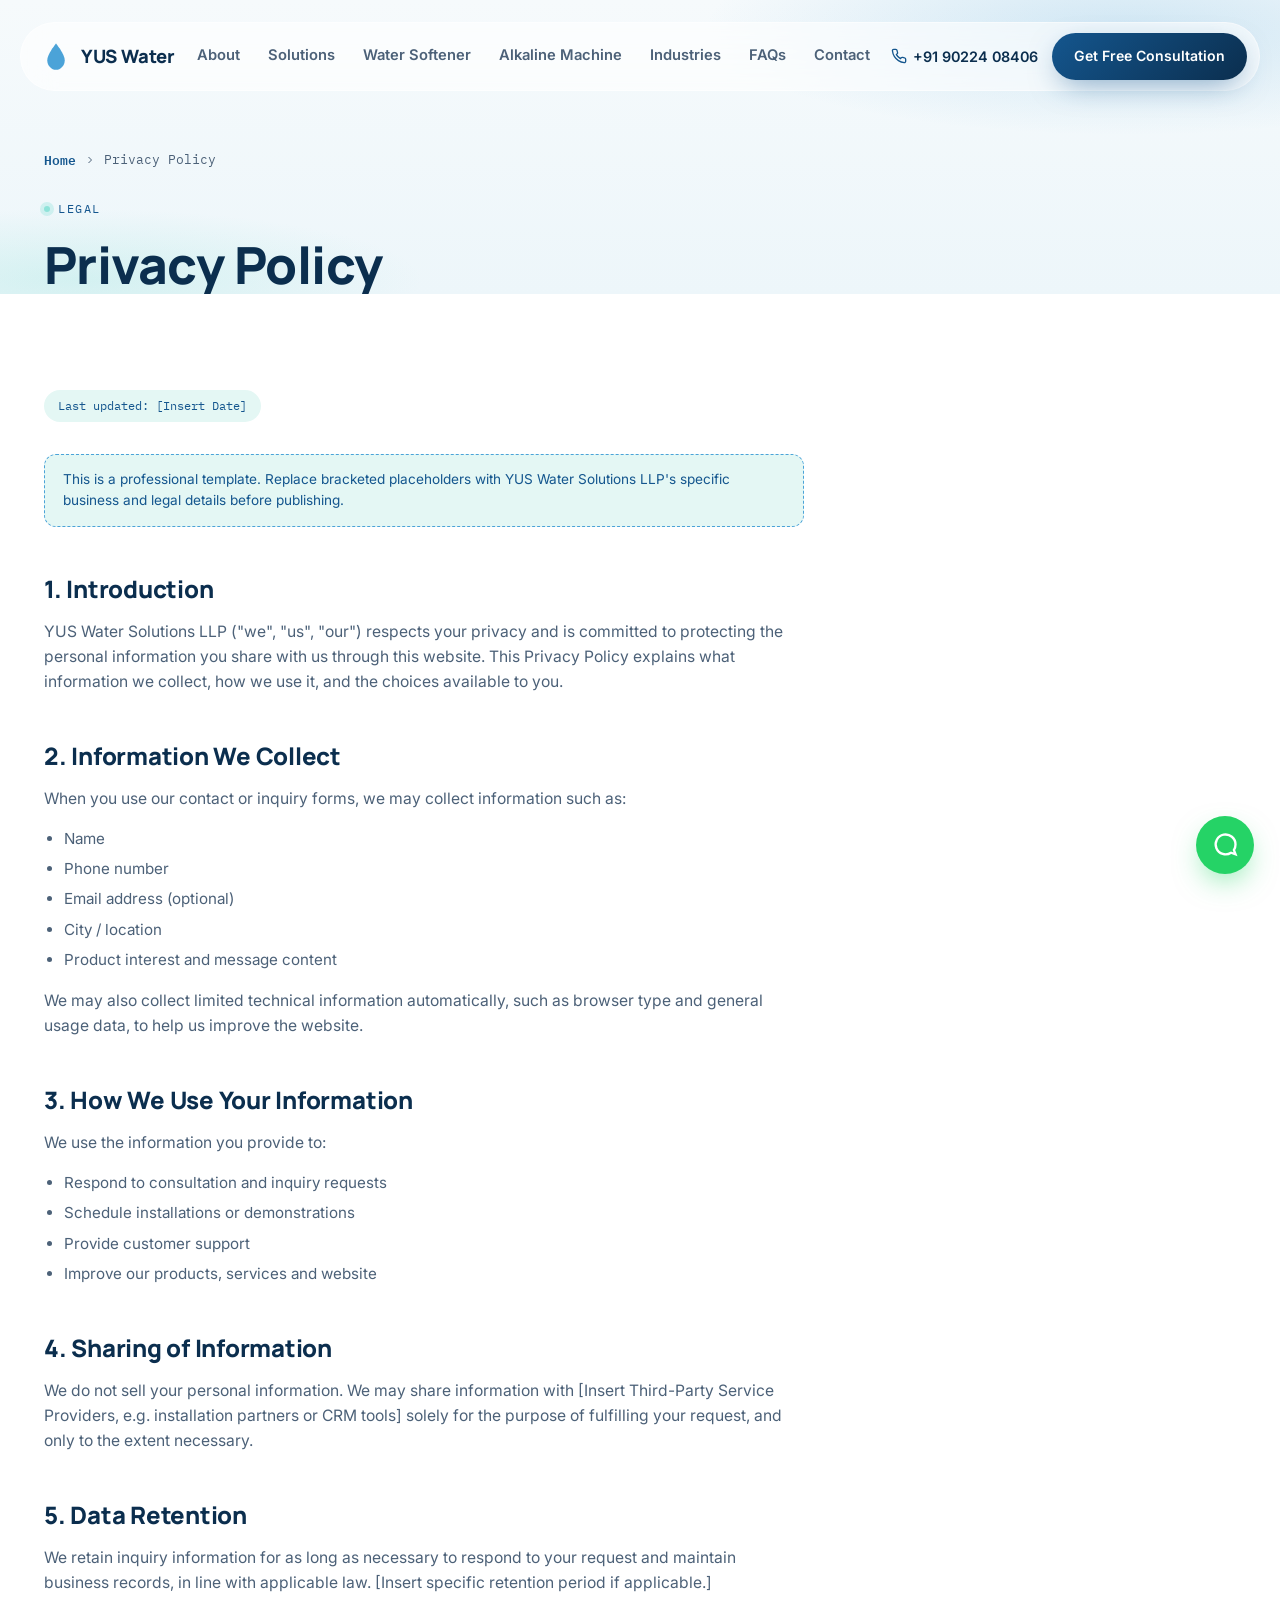
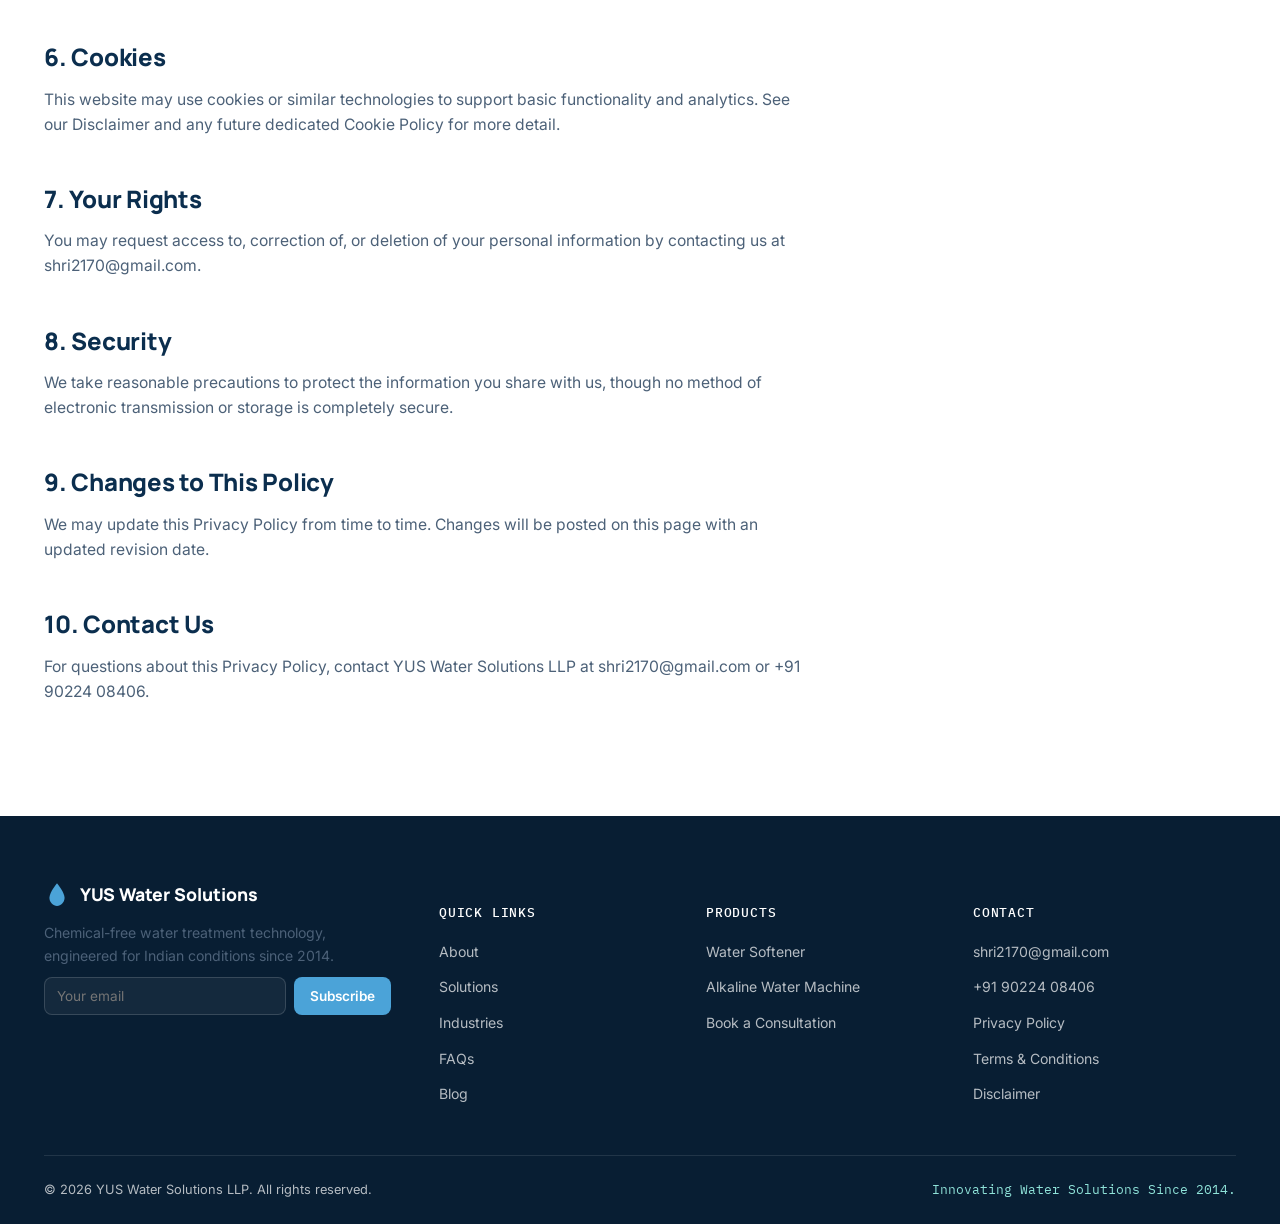
<file: privacy-policy.html>
<!DOCTYPE html>
<html lang="en">
<head>
<meta charset="UTF-8">
<meta name="viewport" content="width=device-width, initial-scale=1.0">
<title>Privacy Policy | YUS Water Solutions</title>
<meta name="description" content="Privacy Policy for YUS Water Solutions LLP — how we collect, use and protect your information.">
<link rel="canonical" href="https://www.yuswater.com/privacy-policy.html">
<meta property="og:type" content="website">
<meta property="og:title" content="Privacy Policy | YUS Water Solutions">
<meta property="og:description" content="Privacy Policy for YUS Water Solutions LLP — how we collect, use and protect your information.">
<meta property="og:url" content="https://www.yuswater.com/privacy-policy.html">
<meta name="twitter:card" content="summary_large_image">
<link rel="icon" href="favicon.ico">
<link rel="manifest" href="manifest.json">
<link rel="preconnect" href="https://fonts.googleapis.com">
<link rel="preconnect" href="https://fonts.gstatic.com" crossorigin>
<link href="https://fonts.googleapis.com/css2?family=Manrope:wght@500;700;800&family=Inter:wght@400;500;600&family=IBM+Plex+Mono:wght@500&display=swap" rel="stylesheet">
<link rel="stylesheet" href="styles.css">

</head>
<body>
<header class="nav" id="siteNav">
  <div class="container nav-inner">
    <a href="index.html" class="logo" aria-label="YUS Water Solutions home">
      <svg viewBox="0 0 24 24" fill="none"><path d="M12 2C12 2 5 10.5 5 15.5C5 19.6 8.4 23 12 23C15.6 23 19 19.6 19 15.5C19 10.5 12 2 12 2Z" fill="url(#g1)"/><defs><linearGradient id="g1" x1="5" y1="2" x2="19" y2="23"><stop stop-color="#4BA3D8"/><stop offset="1" stop-color="#14568E"/></linearGradient></defs></svg>
      YUS Water
    </a>
    <nav class="nav-links" aria-label="Primary">
      <a href="about.html">About</a>
      <a href="index.html#solutions">Solutions</a>
      <a href="water-softener.html">Water Softener</a>
      <a href="alkaline-machine.html">Alkaline Machine</a>
      <a href="industries.html">Industries</a>
      <a href="faq.html">FAQs</a>
      <a href="contact.html">Contact</a>
    </nav>
    <div class="nav-right">
      <a href="tel:+919022408406" class="nav-phone">
        <svg viewBox="0 0 24 24" fill="none" stroke="currentColor" stroke-width="2"><path d="M22 16.92v3a2 2 0 0 1-2.18 2 19.79 19.79 0 0 1-8.63-3.07 19.5 19.5 0 0 1-6-6 19.79 19.79 0 0 1-3.07-8.67A2 2 0 0 1 4.11 2h3a2 2 0 0 1 2 1.72c.13.96.36 1.9.68 2.81a2 2 0 0 1-.45 2.11L8.09 9.91a16 16 0 0 0 6 6l1.27-1.27a2 2 0 0 1 2.11-.45c.91.32 1.85.55 2.81.68A2 2 0 0 1 22 16.92z"/></svg>
        +91 90224 08406
      </a>
      <a href="https://wa.me/919022408406?text=Hello%21%20I%20would%20like%20to%20get%20a%20free%20consultation%20regarding%20your%20water%20treatment%20solutions.%20Please%20help%20me%20choose%20the%20best%20product%20for%20my%20requirements." target="_blank" rel="noopener" class="btn btn-primary nav-cta">Get Free Consultation</a>
      <button class="nav-toggle" id="navToggle" aria-label="Open menu" aria-expanded="false" aria-controls="drawer">
        <svg width="20" height="20" viewBox="0 0 24 24" fill="none" stroke="#0B2038" stroke-width="2"><path d="M3 6h18M3 12h18M3 18h18"/></svg>
      </button>
    </div>
  </div>
</header>

<div class="scrim" id="scrim"></div>
<div class="drawer" id="drawer">
  <button class="drawer-close" id="drawerClose" aria-label="Close menu">&times;</button>
  <a href="about.html">About</a>
  <a href="index.html#solutions">Solutions</a>
  <a href="water-softener.html">Water Softener</a>
  <a href="alkaline-machine.html">Alkaline Machine</a>
  <a href="industries.html">Industries</a>
  <a href="faq.html">FAQs</a>
  <a href="contact.html">Contact</a>
  <a href="https://wa.me/919022408406?text=Hello%21%20I%20would%20like%20to%20get%20a%20free%20consultation%20regarding%20your%20water%20treatment%20solutions.%20Please%20help%20me%20choose%20the%20best%20product%20for%20my%20requirements." target="_blank" rel="noopener" class="btn btn-primary">Get Free Consultation</a>
</div>


<main>

<section class="page-hero" style="padding-bottom:0;">
  <div class="container">
    <div class="breadcrumb"><a href="index.html">Home</a><svg viewBox="0 0 24 24" fill="none" stroke="currentColor" stroke-width="2"><path d="M9 6l6 6-6 6"/></svg><span>Privacy Policy</span></div>
    <span class="eyebrow">Legal</span>
    <h1>Privacy Policy</h1>
  </div>
</section>

<section class="section" style="background:#fff;">
  <div class="container">
    <div class="prose reveal">
      <span class="updated">Last updated: [Insert Date]</span>
      <div class="placeholder-note">This is a professional template. Replace bracketed placeholders with YUS Water Solutions LLP's specific business and legal details before publishing.</div>

      <h2>1. Introduction</h2>
      <p>YUS Water Solutions LLP ("we", "us", "our") respects your privacy and is committed to protecting the personal information you share with us through this website. This Privacy Policy explains what information we collect, how we use it, and the choices available to you.</p>

      <h2>2. Information We Collect</h2>
      <p>When you use our contact or inquiry forms, we may collect information such as:</p>
      <ul>
        <li>Name</li>
        <li>Phone number</li>
        <li>Email address (optional)</li>
        <li>City / location</li>
        <li>Product interest and message content</li>
      </ul>
      <p>We may also collect limited technical information automatically, such as browser type and general usage data, to help us improve the website.</p>

      <h2>3. How We Use Your Information</h2>
      <p>We use the information you provide to:</p>
      <ul>
        <li>Respond to consultation and inquiry requests</li>
        <li>Schedule installations or demonstrations</li>
        <li>Provide customer support</li>
        <li>Improve our products, services and website</li>
      </ul>

      <h2>4. Sharing of Information</h2>
      <p>We do not sell your personal information. We may share information with [Insert Third-Party Service Providers, e.g. installation partners or CRM tools] solely for the purpose of fulfilling your request, and only to the extent necessary.</p>

      <h2>5. Data Retention</h2>
      <p>We retain inquiry information for as long as necessary to respond to your request and maintain business records, in line with applicable law. [Insert specific retention period if applicable.]</p>

      <h2>6. Cookies</h2>
      <p>This website may use cookies or similar technologies to support basic functionality and analytics. See our <a href="disclaimer.html">Disclaimer</a> and any future dedicated Cookie Policy for more detail.</p>

      <h2>7. Your Rights</h2>
      <p>You may request access to, correction of, or deletion of your personal information by contacting us at <a href="mailto:shri2170@gmail.com">shri2170@gmail.com</a>.</p>

      <h2>8. Security</h2>
      <p>We take reasonable precautions to protect the information you share with us, though no method of electronic transmission or storage is completely secure.</p>

      <h2>9. Changes to This Policy</h2>
      <p>We may update this Privacy Policy from time to time. Changes will be posted on this page with an updated revision date.</p>

      <h2>10. Contact Us</h2>
      <p>For questions about this Privacy Policy, contact YUS Water Solutions LLP at <a href="mailto:shri2170@gmail.com">shri2170@gmail.com</a> or <a href="tel:+919022408406">+91 90224 08406</a>.</p>
    </div>
  </div>
</section>

</main>

<footer>
  <div class="container">
    <div class="footer-grid">
      <div>
        <div class="footer-logo">
          <svg viewBox="0 0 24 24" fill="none"><path d="M12 2C12 2 5 10.5 5 15.5C5 19.6 8.4 23 12 23C15.6 23 19 19.6 19 15.5C19 10.5 12 2 12 2Z" fill="url(#g2)"/><defs><linearGradient id="g2" x1="5" y1="2" x2="19" y2="23"><stop stop-color="#4BA3D8"/><stop offset="1" stop-color="#8FE3D9"/></linearGradient></defs></svg>
          YUS Water Solutions
        </div>
        <p style="font-size:0.88rem;">Chemical-free water treatment technology, engineered for Indian conditions since 2014.</p>
        <div class="newsletter">
          <input type="email" placeholder="Your email" aria-label="Newsletter email" id="newsletterEmail">
          <button type="button" id="newsletterBtn">Subscribe</button>
        </div>
        <p class="newsletter-msg" id="newsletterMsg" role="status" aria-live="polite"></p>
      </div>
      <div>
        <h5>Quick Links</h5>
        <ul>
          <li><a href="about.html">About</a></li>
          <li><a href="index.html#solutions">Solutions</a></li>
          <li><a href="industries.html">Industries</a></li>
          <li><a href="faq.html">FAQs</a></li>
          <li><a href="blog.html">Blog</a></li>
        </ul>
      </div>
      <div>
        <h5>Products</h5>
        <ul>
          <li><a href="water-softener.html">Water Softener</a></li>
          <li><a href="alkaline-machine.html">Alkaline Water Machine</a></li>
          <li><a href="contact.html">Book a Consultation</a></li>
        </ul>
      </div>
      <div>
        <h5>Contact</h5>
        <ul>
          <li><a href="mailto:shri2170@gmail.com">shri2170@gmail.com</a></li>
          <li><a href="tel:+919022408406">+91 90224 08406</a></li>
          <li><a href="privacy-policy.html">Privacy Policy</a></li>
          <li><a href="terms.html">Terms &amp; Conditions</a></li>
          <li><a href="disclaimer.html">Disclaimer</a></li>
        </ul>
      </div>
    </div>
    <div class="footer-bottom">
      <span>&copy; 2026 YUS Water Solutions LLP. All rights reserved.</span>
      <span class="footer-tagline">Innovating Water Solutions Since 2014.</span>
    </div>
  </div>
</footer>

<a class="whatsapp-float" href="https://wa.me/919022408406?text=Hello%2C%20I%20would%20like%20to%20know%20more%20about%20YUS%20Water%20Solutions.%20Please%20contact%20me." target="_blank" rel="noopener" aria-label="Chat on WhatsApp">
  <svg viewBox="0 0 24 24" fill="none" stroke="currentColor" stroke-width="2"><path d="M21 11.5a8.5 8.5 0 10-3.8 7.1L21 20l-1.4-3.7A8.5 8.5 0 0021 11.5z"/></svg>
</a>

<!-- MOBILE STICKY CALL BAR -->
<div class="mobile-callbar">
  <a class="call" href="tel:+919022408406">Call Now</a>
  <a class="wa" href="https://wa.me/919022408406?text=Hello%2C%20I%20would%20like%20to%20know%20more%20about%20YUS%20Water%20Solutions.%20Please%20contact%20me." target="_blank" rel="noopener">WhatsApp</a>
</div>


<script src="main.js"></script>

</body>
</html>
</file>
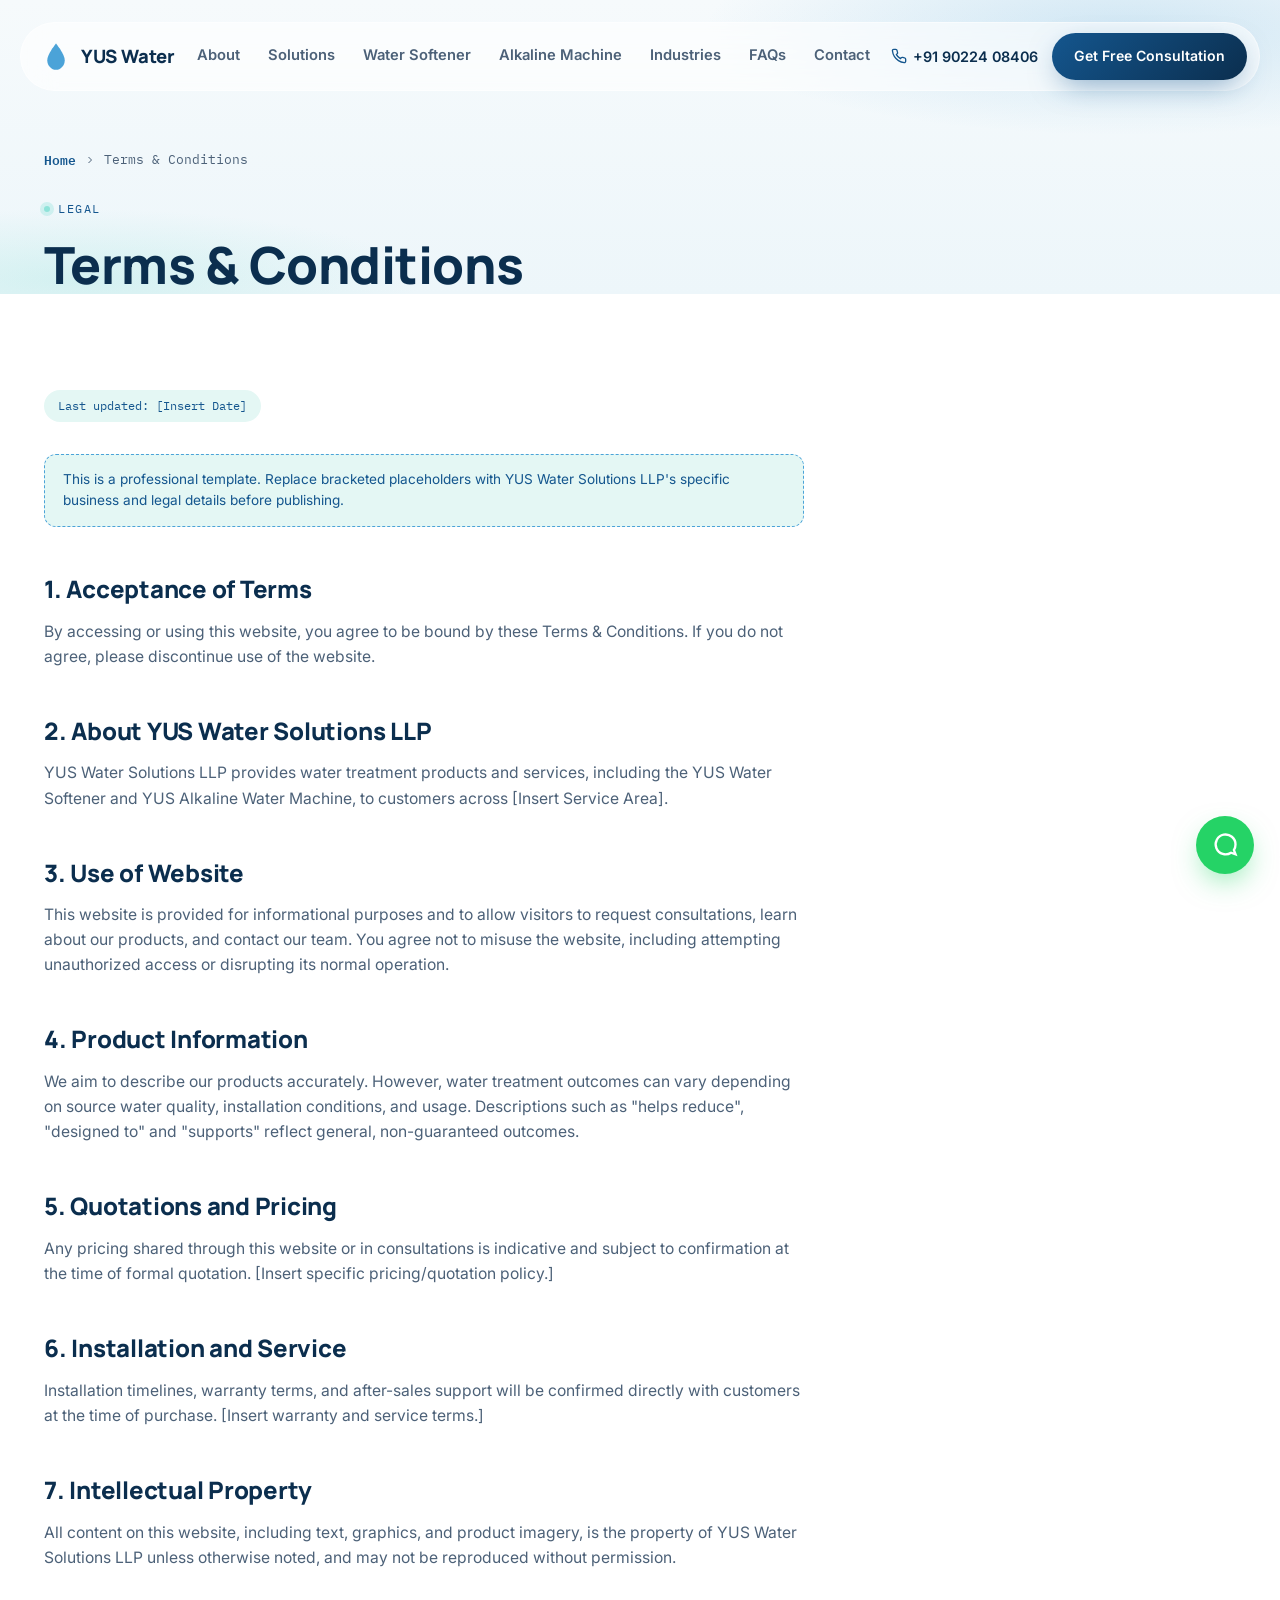
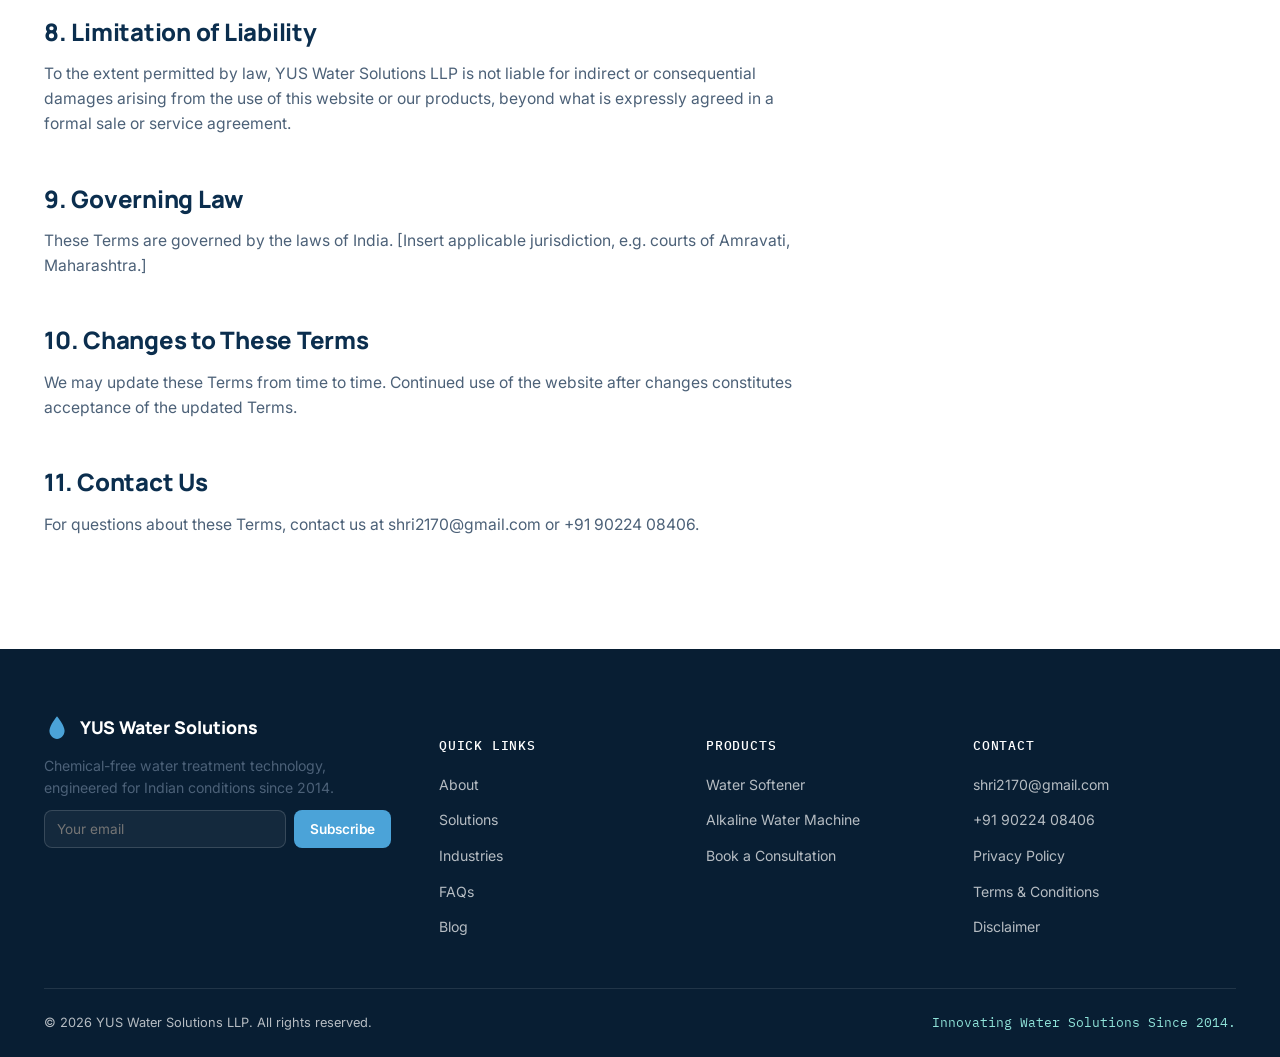
<file: terms.html>
<!DOCTYPE html>
<html lang="en">
<head>
<meta charset="UTF-8">
<meta name="viewport" content="width=device-width, initial-scale=1.0">
<title>Terms & Conditions | YUS Water Solutions</title>
<meta name="description" content="Terms and Conditions for using the YUS Water Solutions LLP website and purchasing our water treatment products.">
<link rel="canonical" href="https://www.yuswater.com/terms.html">
<meta property="og:type" content="website">
<meta property="og:title" content="Terms & Conditions | YUS Water Solutions">
<meta property="og:description" content="Terms and Conditions for using the YUS Water Solutions LLP website and purchasing our water treatment products.">
<meta property="og:url" content="https://www.yuswater.com/terms.html">
<meta name="twitter:card" content="summary_large_image">
<link rel="icon" href="favicon.ico">
<link rel="manifest" href="manifest.json">
<link rel="preconnect" href="https://fonts.googleapis.com">
<link rel="preconnect" href="https://fonts.gstatic.com" crossorigin>
<link href="https://fonts.googleapis.com/css2?family=Manrope:wght@500;700;800&family=Inter:wght@400;500;600&family=IBM+Plex+Mono:wght@500&display=swap" rel="stylesheet">
<link rel="stylesheet" href="styles.css">

</head>
<body>
<header class="nav" id="siteNav">
  <div class="container nav-inner">
    <a href="index.html" class="logo" aria-label="YUS Water Solutions home">
      <svg viewBox="0 0 24 24" fill="none"><path d="M12 2C12 2 5 10.5 5 15.5C5 19.6 8.4 23 12 23C15.6 23 19 19.6 19 15.5C19 10.5 12 2 12 2Z" fill="url(#g1)"/><defs><linearGradient id="g1" x1="5" y1="2" x2="19" y2="23"><stop stop-color="#4BA3D8"/><stop offset="1" stop-color="#14568E"/></linearGradient></defs></svg>
      YUS Water
    </a>
    <nav class="nav-links" aria-label="Primary">
      <a href="about.html">About</a>
      <a href="index.html#solutions">Solutions</a>
      <a href="water-softener.html">Water Softener</a>
      <a href="alkaline-machine.html">Alkaline Machine</a>
      <a href="industries.html">Industries</a>
      <a href="faq.html">FAQs</a>
      <a href="contact.html">Contact</a>
    </nav>
    <div class="nav-right">
      <a href="tel:+919022408406" class="nav-phone">
        <svg viewBox="0 0 24 24" fill="none" stroke="currentColor" stroke-width="2"><path d="M22 16.92v3a2 2 0 0 1-2.18 2 19.79 19.79 0 0 1-8.63-3.07 19.5 19.5 0 0 1-6-6 19.79 19.79 0 0 1-3.07-8.67A2 2 0 0 1 4.11 2h3a2 2 0 0 1 2 1.72c.13.96.36 1.9.68 2.81a2 2 0 0 1-.45 2.11L8.09 9.91a16 16 0 0 0 6 6l1.27-1.27a2 2 0 0 1 2.11-.45c.91.32 1.85.55 2.81.68A2 2 0 0 1 22 16.92z"/></svg>
        +91 90224 08406
      </a>
      <a href="https://wa.me/919022408406?text=Hello%21%20I%20would%20like%20to%20get%20a%20free%20consultation%20regarding%20your%20water%20treatment%20solutions.%20Please%20help%20me%20choose%20the%20best%20product%20for%20my%20requirements." target="_blank" rel="noopener" class="btn btn-primary nav-cta">Get Free Consultation</a>
      <button class="nav-toggle" id="navToggle" aria-label="Open menu" aria-expanded="false" aria-controls="drawer">
        <svg width="20" height="20" viewBox="0 0 24 24" fill="none" stroke="#0B2038" stroke-width="2"><path d="M3 6h18M3 12h18M3 18h18"/></svg>
      </button>
    </div>
  </div>
</header>

<div class="scrim" id="scrim"></div>
<div class="drawer" id="drawer">
  <button class="drawer-close" id="drawerClose" aria-label="Close menu">&times;</button>
  <a href="about.html">About</a>
  <a href="index.html#solutions">Solutions</a>
  <a href="water-softener.html">Water Softener</a>
  <a href="alkaline-machine.html">Alkaline Machine</a>
  <a href="industries.html">Industries</a>
  <a href="faq.html">FAQs</a>
  <a href="contact.html">Contact</a>
  <a href="https://wa.me/919022408406?text=Hello%21%20I%20would%20like%20to%20get%20a%20free%20consultation%20regarding%20your%20water%20treatment%20solutions.%20Please%20help%20me%20choose%20the%20best%20product%20for%20my%20requirements." target="_blank" rel="noopener" class="btn btn-primary">Get Free Consultation</a>
</div>


<main>

<section class="page-hero" style="padding-bottom:0;">
  <div class="container">
    <div class="breadcrumb"><a href="index.html">Home</a><svg viewBox="0 0 24 24" fill="none" stroke="currentColor" stroke-width="2"><path d="M9 6l6 6-6 6"/></svg><span>Terms &amp; Conditions</span></div>
    <span class="eyebrow">Legal</span>
    <h1>Terms &amp; Conditions</h1>
  </div>
</section>

<section class="section" style="background:#fff;">
  <div class="container">
    <div class="prose reveal">
      <span class="updated">Last updated: [Insert Date]</span>
      <div class="placeholder-note">This is a professional template. Replace bracketed placeholders with YUS Water Solutions LLP's specific business and legal details before publishing.</div>

      <h2>1. Acceptance of Terms</h2>
      <p>By accessing or using this website, you agree to be bound by these Terms &amp; Conditions. If you do not agree, please discontinue use of the website.</p>

      <h2>2. About YUS Water Solutions LLP</h2>
      <p>YUS Water Solutions LLP provides water treatment products and services, including the YUS Water Softener and YUS Alkaline Water Machine, to customers across [Insert Service Area].</p>

      <h2>3. Use of Website</h2>
      <p>This website is provided for informational purposes and to allow visitors to request consultations, learn about our products, and contact our team. You agree not to misuse the website, including attempting unauthorized access or disrupting its normal operation.</p>

      <h2>4. Product Information</h2>
      <p>We aim to describe our products accurately. However, water treatment outcomes can vary depending on source water quality, installation conditions, and usage. Descriptions such as "helps reduce", "designed to" and "supports" reflect general, non-guaranteed outcomes.</p>

      <h2>5. Quotations and Pricing</h2>
      <p>Any pricing shared through this website or in consultations is indicative and subject to confirmation at the time of formal quotation. [Insert specific pricing/quotation policy.]</p>

      <h2>6. Installation and Service</h2>
      <p>Installation timelines, warranty terms, and after-sales support will be confirmed directly with customers at the time of purchase. [Insert warranty and service terms.]</p>

      <h2>7. Intellectual Property</h2>
      <p>All content on this website, including text, graphics, and product imagery, is the property of YUS Water Solutions LLP unless otherwise noted, and may not be reproduced without permission.</p>

      <h2>8. Limitation of Liability</h2>
      <p>To the extent permitted by law, YUS Water Solutions LLP is not liable for indirect or consequential damages arising from the use of this website or our products, beyond what is expressly agreed in a formal sale or service agreement.</p>

      <h2>9. Governing Law</h2>
      <p>These Terms are governed by the laws of India. [Insert applicable jurisdiction, e.g. courts of Amravati, Maharashtra.]</p>

      <h2>10. Changes to These Terms</h2>
      <p>We may update these Terms from time to time. Continued use of the website after changes constitutes acceptance of the updated Terms.</p>

      <h2>11. Contact Us</h2>
      <p>For questions about these Terms, contact us at <a href="mailto:shri2170@gmail.com">shri2170@gmail.com</a> or <a href="tel:+919022408406">+91 90224 08406</a>.</p>
    </div>
  </div>
</section>

</main>

<footer>
  <div class="container">
    <div class="footer-grid">
      <div>
        <div class="footer-logo">
          <svg viewBox="0 0 24 24" fill="none"><path d="M12 2C12 2 5 10.5 5 15.5C5 19.6 8.4 23 12 23C15.6 23 19 19.6 19 15.5C19 10.5 12 2 12 2Z" fill="url(#g2)"/><defs><linearGradient id="g2" x1="5" y1="2" x2="19" y2="23"><stop stop-color="#4BA3D8"/><stop offset="1" stop-color="#8FE3D9"/></linearGradient></defs></svg>
          YUS Water Solutions
        </div>
        <p style="font-size:0.88rem;">Chemical-free water treatment technology, engineered for Indian conditions since 2014.</p>
        <div class="newsletter">
          <input type="email" placeholder="Your email" aria-label="Newsletter email" id="newsletterEmail">
          <button type="button" id="newsletterBtn">Subscribe</button>
        </div>
        <p class="newsletter-msg" id="newsletterMsg" role="status" aria-live="polite"></p>
      </div>
      <div>
        <h5>Quick Links</h5>
        <ul>
          <li><a href="about.html">About</a></li>
          <li><a href="index.html#solutions">Solutions</a></li>
          <li><a href="industries.html">Industries</a></li>
          <li><a href="faq.html">FAQs</a></li>
          <li><a href="blog.html">Blog</a></li>
        </ul>
      </div>
      <div>
        <h5>Products</h5>
        <ul>
          <li><a href="water-softener.html">Water Softener</a></li>
          <li><a href="alkaline-machine.html">Alkaline Water Machine</a></li>
          <li><a href="contact.html">Book a Consultation</a></li>
        </ul>
      </div>
      <div>
        <h5>Contact</h5>
        <ul>
          <li><a href="mailto:shri2170@gmail.com">shri2170@gmail.com</a></li>
          <li><a href="tel:+919022408406">+91 90224 08406</a></li>
          <li><a href="privacy-policy.html">Privacy Policy</a></li>
          <li><a href="terms.html">Terms &amp; Conditions</a></li>
          <li><a href="disclaimer.html">Disclaimer</a></li>
        </ul>
      </div>
    </div>
    <div class="footer-bottom">
      <span>&copy; 2026 YUS Water Solutions LLP. All rights reserved.</span>
      <span class="footer-tagline">Innovating Water Solutions Since 2014.</span>
    </div>
  </div>
</footer>

<a class="whatsapp-float" href="https://wa.me/919022408406?text=Hello%2C%20I%20would%20like%20to%20know%20more%20about%20YUS%20Water%20Solutions.%20Please%20contact%20me." target="_blank" rel="noopener" aria-label="Chat on WhatsApp">
  <svg viewBox="0 0 24 24" fill="none" stroke="currentColor" stroke-width="2"><path d="M21 11.5a8.5 8.5 0 10-3.8 7.1L21 20l-1.4-3.7A8.5 8.5 0 0021 11.5z"/></svg>
</a>

<!-- MOBILE STICKY CALL BAR -->
<div class="mobile-callbar">
  <a class="call" href="tel:+919022408406">Call Now</a>
  <a class="wa" href="https://wa.me/919022408406?text=Hello%2C%20I%20would%20like%20to%20know%20more%20about%20YUS%20Water%20Solutions.%20Please%20contact%20me." target="_blank" rel="noopener">WhatsApp</a>
</div>


<script src="main.js"></script>

</body>
</html>
</file>
<file: styles.css>
/* =========================================================
   DESIGN TOKENS
========================================================= */
:root{
  --navy:#0B2E4E;
  --royal:#14568E;
  --sky:#4BA3D8;
  --aqua:#8FE3D9;
  --aqua-soft:#E4F7F4;
  --mist:#F6FAFC;
  --ink:#0B2038;
  --ink-soft:#4C6178;
  --line:#DCE7EE;
  --white:#FFFFFF;

  --font-display:'Manrope',sans-serif;
  --font-body:'Inter',sans-serif;
  --font-mono:'IBM Plex Mono',monospace;

  --sp-1:16px; --sp-2:24px; --sp-3:32px; --sp-4:48px; --sp-5:64px; --sp-6:96px;
  --radius:18px;
  --radius-sm:12px;
  --shadow-soft:0 20px 60px -20px rgba(11,46,78,0.18);
  --shadow-card:0 12px 30px -12px rgba(11,46,78,0.14);
  --ease:cubic-bezier(.16,.84,.44,1);
}

@media (prefers-reduced-motion: reduce){
  *{animation-duration:.001ms !important; animation-iteration-count:1 !important; transition-duration:.001ms !important; scroll-behavior:auto !important;}
}

*{box-sizing:border-box;}
html{scroll-behavior:smooth;}
body{
  margin:0;
  font-family:var(--font-body);
  color:var(--ink);
  background:var(--mist);
  -webkit-font-smoothing:antialiased;
  line-height:1.6;
  overflow-x:hidden;
}
h1,h2,h3,h4{font-family:var(--font-display);color:var(--navy);margin:0;line-height:1.15;letter-spacing:-0.01em;}
h1{font-weight:800;}
h2{font-weight:800;}
h3{font-weight:700;}
p{margin:0;color:var(--ink-soft);}
a{color:inherit;text-decoration:none;}
ul{margin:0;padding:0;list-style:none;}
img,svg{max-width:100%;display:block;}
button{font-family:inherit;cursor:pointer;border:none;background:none;}
input,select,textarea{font-family:inherit;font-size:1rem;}

.container{max-width:1240px;margin:0 auto;padding:0 var(--sp-2);}
.eyebrow{
  font-family:var(--font-mono);
  font-size:0.72rem;
  letter-spacing:0.14em;
  text-transform:uppercase;
  color:var(--royal);
  display:inline-flex;
  align-items:center;
  gap:8px;
  margin-bottom:var(--sp-1);
}
.eyebrow::before{content:"";width:6px;height:6px;border-radius:50%;background:var(--aqua);box-shadow:0 0 0 4px rgba(143,227,217,.35);}
.section{padding:var(--sp-6) 0;}
.section-head{max-width:640px;margin-bottom:var(--sp-4);}
.section-head.center{margin-left:auto;margin-right:auto;text-align:center;}
.section-head h2{font-size:clamp(1.9rem,3.2vw,2.6rem);}
.section-head p{margin-top:var(--sp-1);font-size:1.05rem;}

/* Buttons */
.btn{
  display:inline-flex;align-items:center;justify-content:center;gap:8px;
  padding:14px 28px;border-radius:100px;font-weight:600;font-size:0.95rem;
  transition:transform .35s var(--ease), box-shadow .35s var(--ease), background .3s;
  white-space:nowrap;
}
.btn-primary{
  background:linear-gradient(135deg,var(--royal),var(--navy));
  color:#fff;
  box-shadow:0 10px 30px -8px rgba(20,86,142,0.55);
}
.btn-primary:hover{transform:translateY(-2px);box-shadow:0 16px 36px -8px rgba(20,86,142,.65);}
.btn-ghost{
  background:rgba(255,255,255,0.6);
  color:var(--navy);
  border:1px solid var(--line);
}
.btn-ghost:hover{background:#fff;transform:translateY(-2px);}
.btn-block{width:100%;}
.btn[disabled]{opacity:.6;cursor:default;transform:none;}

/* Reveal animation */
.reveal{opacity:0;transform:translateY(28px);transition:opacity .8s var(--ease), transform .8s var(--ease);}
.reveal.in{opacity:1;transform:none;}
.reveal-delay-1{transition-delay:.08s;}
.reveal-delay-2{transition-delay:.16s;}
.reveal-delay-3{transition-delay:.24s;}
.reveal-delay-4{transition-delay:.32s;}

/* =========================================================
   NAVBAR
========================================================= */
.nav{
  position:fixed;top:0;left:0;right:0;z-index:1000;
  padding:22px 0;
  transition:padding .35s var(--ease), background .35s var(--ease), box-shadow .35s var(--ease);
}
.nav-inner{
  display:flex;align-items:center;justify-content:space-between;
  background:rgba(255,255,255,0.6);
  backdrop-filter:blur(16px);
  -webkit-backdrop-filter:blur(16px);
  border:1px solid rgba(255,255,255,0.5);
  border-radius:100px;
  padding:10px 12px 10px 20px;
  transition:box-shadow .35s var(--ease), background .35s var(--ease);
}
.nav.scrolled{padding:12px 0;}
.nav.scrolled .nav-inner{background:rgba(255,255,255,0.85);box-shadow:0 10px 30px -14px rgba(11,46,78,.25);}

.logo{display:flex;align-items:center;gap:10px;font-family:var(--font-display);font-weight:800;font-size:1.15rem;color:var(--navy);}
.logo svg{width:30px;height:30px;}

.nav-links{display:flex;align-items:center;gap:28px;}
.nav-links a{font-size:0.92rem;font-weight:600;color:var(--ink-soft);position:relative;padding:6px 0;}
.nav-links a::after{content:"";position:absolute;left:0;bottom:0;width:0;height:2px;background:var(--sky);transition:width .3s var(--ease);}
.nav-links a:hover{color:var(--navy);}
.nav-links a:hover::after{width:100%;}

.nav-right{display:flex;align-items:center;gap:14px;}
.nav-phone{display:flex;align-items:center;gap:6px;font-weight:600;font-size:0.9rem;color:var(--navy);}
.nav-phone svg{width:16px;height:16px;color:var(--royal);}
.nav-cta{padding:12px 22px;font-size:0.88rem;}
.nav-toggle{display:none;width:42px;height:42px;border-radius:50%;background:#fff;align-items:center;justify-content:center;}

@media (max-width:960px){
  .nav-links{display:none;}
  .nav-phone{display:none;}
  .nav-toggle{display:flex;}
  .nav-cta{display:none;}
}

/* Mobile drawer */
.drawer{
  position:fixed;top:0;right:-100%;width:78%;max-width:340px;height:100vh;
  background:var(--navy);z-index:1200;padding:32px 28px;
  transition:right .4s var(--ease);
  display:flex;flex-direction:column;gap:26px;
}
.drawer.open{right:0;}
.drawer a{color:#fff;font-size:1.05rem;font-weight:600;}
.drawer .btn-primary{margin-top:12px;}
.drawer-close{align-self:flex-end;color:#fff;font-size:1.6rem;background:none;}
.scrim{position:fixed;inset:0;background:rgba(6,20,35,.5);opacity:0;pointer-events:none;transition:opacity .35s;z-index:1100;}
.scrim.show{opacity:1;pointer-events:auto;}

/* =========================================================
   HERO
========================================================= */
.hero{
  position:relative;
  padding:170px 0 var(--sp-6);
  overflow:hidden;
  background:
    radial-gradient(60% 55% at 85% 12%, rgba(75,163,216,.25), transparent 60%),
    radial-gradient(50% 45% at 8% 90%, rgba(143,227,217,.3), transparent 60%),
    linear-gradient(180deg,#F6FAFC 0%, #EDF6FA 100%);
}
.hero-wave{position:absolute;left:0;bottom:-2px;width:100%;line-height:0;z-index:0;}
.hero-grid{display:grid;grid-template-columns:1.05fr 0.95fr;gap:var(--sp-5);align-items:center;position:relative;z-index:2;}
.hero-badges{display:flex;flex-wrap:wrap;gap:10px;margin-top:var(--sp-3);}
.badge{
  display:flex;align-items:center;gap:7px;font-size:0.8rem;font-weight:600;color:var(--navy);
  background:rgba(255,255,255,.7);border:1px solid var(--line);border-radius:100px;padding:8px 14px;
  backdrop-filter:blur(6px);
}
.badge svg{width:14px;height:14px;color:var(--royal);}
.hero h1{font-size:clamp(2.5rem,5vw,3.9rem);}
.hero h1 .accent{color:var(--royal);}
.hero p.lead{margin-top:var(--sp-2);font-size:1.15rem;max-width:520px;}
.hero-ctas{display:flex;gap:14px;margin-top:var(--sp-3);flex-wrap:wrap;}

.hero-visual{position:relative;height:460px;}
.hero-ripple{position:absolute;inset:0;border-radius:32px;overflow:hidden;background:linear-gradient(160deg,rgba(20,86,142,.08),rgba(143,227,217,.18));border:1px solid rgba(255,255,255,.6);box-shadow:var(--shadow-soft);padding:18px;}
.hero-ripple .product-shot{width:100%;height:100%;box-shadow:none;}
.product-float{
  position:absolute;background:rgba(255,255,255,.75);backdrop-filter:blur(10px);
  border:1px solid rgba(255,255,255,.7);border-radius:var(--radius);padding:16px 20px;
  box-shadow:var(--shadow-card);display:flex;align-items:center;gap:12px;
  animation:float 6s ease-in-out infinite;
}
.product-float.p1{top:14%;left:6%;animation-delay:0s;}
.product-float.p2{bottom:12%;right:6%;animation-delay:1.2s;}
.product-float .icon-wrap{width:42px;height:42px;border-radius:12px;background:linear-gradient(135deg,var(--royal),var(--sky));display:flex;align-items:center;justify-content:center;flex-shrink:0;}
.product-float .icon-wrap svg{width:22px;height:22px;color:#fff;}
.product-float strong{display:block;font-size:0.85rem;color:var(--navy);}
.product-float span{font-size:0.75rem;color:var(--ink-soft);}
@keyframes float{0%,100%{transform:translateY(0);}50%{transform:translateY(-14px);}}

@media (max-width:900px){
  .hero-grid{grid-template-columns:1fr;}
  .hero-visual{height:320px;margin-top:var(--sp-3);}
}

/* =========================================================
   STATS
========================================================= */
.stats-wrap{margin-top:calc(-1 * var(--sp-6) + 20px);position:relative;z-index:5;}
.stats-card{
  background:linear-gradient(135deg,var(--navy),var(--royal));
  border-radius:24px;padding:var(--sp-4) var(--sp-3);
  display:grid;grid-template-columns:repeat(4,1fr);gap:var(--sp-3);
  box-shadow:0 30px 60px -24px rgba(11,46,78,.5);
  color:#fff;
}
.stat h3{color:#fff;font-size:clamp(1.8rem,3vw,2.4rem);font-family:var(--font-mono);font-weight:500;}
.stat p{color:rgba(255,255,255,.75);margin-top:6px;font-size:0.85rem;}
@media (max-width:800px){.stats-card{grid-template-columns:repeat(2,1fr);}}

/* =========================================================
   PROBLEM
========================================================= */
.problem-grid{display:grid;grid-template-columns:repeat(3,1fr);gap:var(--sp-2);}
.problem-item{
  background:#fff;border:1px solid var(--line);border-radius:var(--radius);padding:var(--sp-2);
  display:flex;gap:14px;align-items:flex-start;transition:transform .3s var(--ease), box-shadow .3s var(--ease);
}
.problem-item:hover{transform:translateY(-4px);box-shadow:var(--shadow-card);}
.problem-item .ic{width:38px;height:38px;border-radius:10px;background:var(--aqua-soft);display:flex;align-items:center;justify-content:center;flex-shrink:0;}
.problem-item .ic svg{width:20px;height:20px;color:var(--royal);}
.problem-item h4{font-size:0.98rem;margin-bottom:4px;}
.problem-item p{font-size:0.88rem;}
@media (max-width:800px){.problem-grid{grid-template-columns:1fr 1fr;}}
@media (max-width:520px){.problem-grid{grid-template-columns:1fr;}}

/* =========================================================
   SOLUTIONS
========================================================= */
.solutions-grid{display:grid;grid-template-columns:1fr 1fr;gap:var(--sp-3);}
.solution-card{
  background:#fff;border-radius:24px;padding:var(--sp-4);border:1px solid var(--line);
  position:relative;overflow:hidden;transition:transform .4s var(--ease), box-shadow .4s var(--ease), border-color .4s;
}
.solution-card:hover{transform:translateY(-6px);box-shadow:var(--shadow-soft);border-color:var(--sky);}
.solution-card .tag{font-family:var(--font-mono);font-size:0.7rem;color:var(--royal);letter-spacing:.1em;text-transform:uppercase;}
.solution-card h3{margin-top:8px;font-size:1.5rem;}
.solution-card p.desc{margin-top:10px;font-size:0.95rem;}
.solution-card .feat-list{margin-top:var(--sp-2);display:flex;flex-direction:column;gap:10px;}
.solution-card .feat-list li{display:flex;gap:10px;align-items:flex-start;font-size:0.9rem;color:var(--ink-soft);}
.solution-card .feat-list svg{width:16px;height:16px;color:var(--royal);flex-shrink:0;margin-top:3px;}
.solution-card .btn{margin-top:var(--sp-3);}
.solution-card::before{
  content:"";position:absolute;top:-60px;right:-60px;width:180px;height:180px;border-radius:50%;
  background:radial-gradient(circle,rgba(75,163,216,.25),transparent 70%);
}
@media (max-width:840px){.solutions-grid{grid-template-columns:1fr;}}

/* =========================================================
   SOFTENER DEEP SECTION + TIMELINE
========================================================= */
.deep-grid{display:grid;grid-template-columns:0.9fr 1.1fr;gap:var(--sp-5);align-items:center;}
.deep-visual{
  aspect-ratio:1/1;border-radius:28px;background:linear-gradient(150deg,var(--aqua-soft),#fff);
  border:1px solid var(--line);display:flex;align-items:center;justify-content:center;position:relative;
}
.deep-visual svg{width:60%;}
.deep-bullets{margin-top:var(--sp-2);display:grid;grid-template-columns:1fr 1fr;gap:14px;}
.deep-bullets li{display:flex;gap:10px;align-items:center;font-size:0.9rem;font-weight:600;color:var(--navy);}
.deep-bullets svg{width:18px;height:18px;color:var(--royal);flex-shrink:0;}
.chip-row{display:flex;flex-wrap:wrap;gap:8px;margin-top:var(--sp-2);}
.chip{font-size:0.78rem;font-weight:600;color:var(--royal);background:var(--aqua-soft);padding:6px 13px;border-radius:100px;}

.timeline-wrap{position:relative;margin-top:var(--sp-2);}
.timeline-track{position:relative;padding:var(--sp-2) 0;}
.timeline-line-svg{position:absolute;top:28px;left:0;width:100%;height:6px;}
.timeline{display:grid;grid-template-columns:repeat(5,1fr);gap:var(--sp-2);position:relative;z-index:2;}
.tl-step{text-align:center;}
.tl-dot{width:14px;height:14px;border-radius:50%;background:var(--royal);margin:0 auto 18px;box-shadow:0 0 0 6px var(--aqua-soft);}
.tl-step h4{font-size:0.85rem;margin-top:var(--sp-2);}
.tl-step p{font-size:0.78rem;margin-top:4px;}
@media (max-width:900px){
  .deep-grid{grid-template-columns:1fr;}
  .timeline{grid-template-columns:1fr;gap:var(--sp-2);}
  .timeline-line-svg{display:none;}
  .tl-dot{margin-bottom:8px;}
}

/* =========================================================
   BENEFITS
========================================================= */
.benefits-grid{display:grid;grid-template-columns:repeat(4,1fr);gap:var(--sp-2);}
.benefit-card{
  background:#fff;border:1px solid var(--line);border-radius:var(--radius);padding:var(--sp-2);
  transition:transform .35s var(--ease), box-shadow .35s var(--ease);
}
.benefit-card:hover{transform:translateY(-5px);box-shadow:var(--shadow-card);}
.benefit-card .ic{width:44px;height:44px;border-radius:12px;background:linear-gradient(135deg,var(--sky),var(--aqua));display:flex;align-items:center;justify-content:center;margin-bottom:14px;}
.benefit-card .ic svg{width:22px;height:22px;color:#fff;}
.benefit-card h4{font-size:1rem;}
.benefit-card p.sub{font-size:0.82rem;margin-top:4px;}
.benefit-card ul{margin-top:12px;display:flex;flex-direction:column;gap:6px;}
.benefit-card ul li{font-size:0.8rem;color:var(--ink-soft);padding-left:14px;position:relative;}
.benefit-card ul li::before{content:"";position:absolute;left:0;top:8px;width:5px;height:5px;border-radius:50%;background:var(--sky);}
@media (max-width:1000px){.benefits-grid{grid-template-columns:1fr 1fr;}}
@media (max-width:560px){.benefits-grid{grid-template-columns:1fr;}}

/* =========================================================
   LAB SECTION
========================================================= */
.lab-panel{background:var(--navy);border-radius:28px;padding:var(--sp-4);color:#fff;}
.lab-panel .section-head h2{color:#fff;}
.lab-panel .section-head p{color:rgba(255,255,255,.7);}
.lab-source{display:flex;gap:24px;flex-wrap:wrap;margin-top:var(--sp-2);margin-bottom:var(--sp-3);}
.lab-source span{font-family:var(--font-mono);font-size:0.78rem;color:var(--aqua);border:1px solid rgba(255,255,255,.2);padding:8px 14px;border-radius:100px;}
table.lab-table{width:100%;border-collapse:collapse;overflow:hidden;border-radius:14px;background:rgba(255,255,255,.04);}
table.lab-table th,table.lab-table td{padding:14px 18px;text-align:left;font-size:0.88rem;}
table.lab-table th{font-family:var(--font-mono);font-size:0.72rem;text-transform:uppercase;letter-spacing:.08em;color:var(--aqua);border-bottom:1px solid rgba(255,255,255,.15);}
table.lab-table td{border-bottom:1px solid rgba(255,255,255,.08);color:rgba(255,255,255,.85);}
table.lab-table tr:last-child td{border-bottom:none;}
.lab-note{margin-top:var(--sp-2);font-size:0.85rem;color:rgba(255,255,255,.6);}
.lab-note a{color:var(--aqua);font-weight:600;}

/* =========================================================
   ALKALINE MACHINE
========================================================= */
.alk-section{background:linear-gradient(180deg,#fff, var(--mist));}
.alk-grid{display:grid;grid-template-columns:1fr 1fr;gap:var(--sp-5);align-items:center;}
.ph-selector{display:flex;gap:10px;flex-wrap:wrap;margin-top:var(--sp-3);}
.ph-btn{
  padding:12px 18px;border-radius:100px;font-family:var(--font-mono);font-weight:500;font-size:0.9rem;
  border:1.5px solid var(--line);color:var(--navy);background:#fff;transition:all .3s var(--ease);
}
.ph-btn.active{background:linear-gradient(135deg,var(--royal),var(--sky));color:#fff;border-color:transparent;box-shadow:0 10px 24px -8px rgba(20,86,142,.5);}
.ph-panel{
  margin-top:var(--sp-3);background:#fff;border:1px solid var(--line);border-radius:var(--radius);padding:var(--sp-3);
}
.ph-panel h4{font-size:1.05rem;}
.ph-panel p{margin-top:8px;font-size:0.9rem;}
.ph-panel-tag{display:inline-flex;align-items:center;gap:7px;font-family:var(--font-mono);font-size:0.7rem;letter-spacing:.08em;text-transform:uppercase;color:var(--royal);margin-bottom:8px;}
.ph-panel-tag::before{content:"";width:6px;height:6px;border-radius:50%;background:var(--sky);}
.ph-panel-tag.acid{color:var(--ink-soft);margin-top:18px;padding-top:16px;border-top:1px dashed var(--line);}
.ph-panel-tag.acid::before{background:#C9A227;}
.ph-panel .disc{margin-top:14px;font-size:0.78rem;color:var(--ink-soft);border-top:1px dashed var(--line);padding-top:12px;}

.machine-visual{position:relative;height:440px;border-radius:28px;overflow:hidden;display:flex;align-items:center;justify-content:center;box-shadow:var(--shadow-soft);background:linear-gradient(160deg,#0B2E4E,#14568E);}
.machine-visual .machine-photo{position:absolute;inset:0;width:100%;height:100%;object-fit:cover;object-position:center 22%;transition:transform .7s var(--ease);}
.machine-visual:hover .machine-photo{transform:scale(1.03);}
.machine-scrim{position:absolute;inset:0;background:linear-gradient(0deg, rgba(11,46,78,.78) 0%, rgba(11,46,78,.22) 42%, rgba(11,46,78,.05) 70%);pointer-events:none;}
.machine-ambient{position:absolute;inset:0;background:radial-gradient(circle at 50% 20%, rgba(255,255,255,.16), transparent 60%);animation:pulseGlow 3s ease-in-out infinite;pointer-events:none;}
.ph-readout{position:absolute;left:20px;bottom:20px;background:rgba(255,255,255,.14);backdrop-filter:blur(10px);-webkit-backdrop-filter:blur(10px);border:1px solid rgba(255,255,255,.28);border-radius:16px;padding:14px 22px;color:#fff;transition:transform .3s var(--ease);}
.ph-readout-label{display:block;font-family:var(--font-mono);font-size:0.65rem;letter-spacing:.08em;text-transform:uppercase;color:var(--aqua);}
.ph-readout-value{display:block;font-family:var(--font-display);font-weight:800;font-size:1.5rem;margin-top:3px;}
.ph-readout-sub{display:block;font-size:0.76rem;color:rgba(255,255,255,.72);margin-top:2px;}
.ph-readout-acid{position:absolute;right:20px;bottom:20px;background:rgba(11,46,78,.4);backdrop-filter:blur(10px);-webkit-backdrop-filter:blur(10px);border:1px solid rgba(255,255,255,.2);border-radius:16px;padding:14px 20px;color:#fff;text-align:right;}
.ph-readout-acid .ph-readout-label{color:rgba(255,255,255,.55);}
.ph-readout-acid .ph-readout-value{font-size:1.15rem;}
@keyframes pulseGlow{0%,100%{box-shadow:0 0 40px 8px rgba(255,255,255,.4);}50%{box-shadow:0 0 70px 18px rgba(255,255,255,.7);}}

@media (max-width:900px){.alk-grid{grid-template-columns:1fr;}.machine-visual{height:320px;margin-top:var(--sp-2);}}
@media (max-width:480px){
  .machine-visual{height:280px;}
  .ph-readout{left:12px;top:12px;bottom:auto;padding:10px 14px;max-width:58%;}
  .ph-readout-acid{right:12px;bottom:12px;padding:10px 14px;max-width:58%;}
  .ph-readout-value{font-size:1.15rem;}
  .ph-readout-acid .ph-readout-value{font-size:1rem;}
  .ph-selector{gap:8px;}
  .ph-btn{padding:10px 14px;font-size:0.82rem;}
}

/* pH table */
.ph-table-wrap{overflow-x:auto;border-radius:18px;border:1px solid var(--line);background:#fff;}
table.ph-table{width:100%;border-collapse:collapse;min-width:640px;}
table.ph-table th,table.ph-table td{padding:16px 20px;text-align:left;font-size:0.88rem;border-bottom:1px solid var(--line);}
table.ph-table th{font-family:var(--font-mono);font-size:0.72rem;text-transform:uppercase;letter-spacing:.08em;color:var(--royal);background:var(--aqua-soft);}
table.ph-table tr:last-child td{border-bottom:none;}

/* =========================================================
   INDUSTRIES
========================================================= */
.industries-grid{display:grid;grid-template-columns:repeat(5,1fr);gap:var(--sp-2);}
.ind-card{
  background:#fff;border:1px solid var(--line);border-radius:var(--radius-sm);padding:var(--sp-2) var(--sp-2);
  text-align:center;transition:transform .3s var(--ease), border-color .3s;
}
.ind-card:hover{transform:translateY(-4px);border-color:var(--sky);}
.ind-card .ic{width:40px;height:40px;border-radius:10px;background:var(--aqua-soft);display:flex;align-items:center;justify-content:center;margin:0 auto 12px;}
.ind-card .ic svg{width:20px;height:20px;color:var(--royal);}
.ind-card h4{font-size:0.88rem;}
@media (max-width:1000px){.industries-grid{grid-template-columns:repeat(3,1fr);}}
@media (max-width:600px){.industries-grid{grid-template-columns:repeat(2,1fr);}}

/* =========================================================
   WHY CHOOSE
========================================================= */
.why-table{width:100%;border-collapse:collapse;background:#fff;border-radius:18px;overflow:hidden;border:1px solid var(--line);}
.why-table th,.why-table td{padding:16px 22px;font-size:0.9rem;text-align:left;border-bottom:1px solid var(--line);}
.why-table th{font-family:var(--font-mono);font-size:0.72rem;letter-spacing:.08em;text-transform:uppercase;color:var(--ink-soft);}
.why-table td.yes{color:var(--royal);font-weight:700;}
.why-table tr:last-child td{border-bottom:none;}
.why-table td svg{width:16px;height:16px;color:var(--royal);}

/* =========================================================
   FAQ
========================================================= */
.faq-item{border-bottom:1px solid var(--line);}
.faq-q{width:100%;display:flex;justify-content:space-between;align-items:center;padding:22px 4px;text-align:left;font-family:var(--font-display);font-weight:700;font-size:1rem;color:var(--navy);}
.faq-q svg{width:18px;height:18px;flex-shrink:0;transition:transform .3s var(--ease);color:var(--royal);}
.faq-item.open .faq-q svg{transform:rotate(45deg);}
.faq-a{max-height:0;overflow:hidden;transition:max-height .4s var(--ease);}
.faq-a p{padding:0 4px 22px;font-size:0.92rem;}

/* =========================================================
   CONTACT
========================================================= */
.contact-panel{background:var(--navy);border-radius:28px;padding:var(--sp-4);color:#fff;}
.contact-grid{display:grid;grid-template-columns:1fr 1fr;gap:var(--sp-5);}
.contact-info h2{color:#fff;font-size:clamp(1.8rem,3vw,2.3rem);}
.contact-info p{color:rgba(255,255,255,.7);margin-top:10px;}
.c-links{margin-top:var(--sp-3);display:flex;flex-direction:column;gap:16px;}
.c-link{display:flex;align-items:center;gap:14px;color:#fff;font-weight:600;}
.c-link .ic{width:40px;height:40px;border-radius:12px;background:rgba(255,255,255,.1);display:flex;align-items:center;justify-content:center;}
.c-link .ic svg{width:19px;height:19px;color:var(--aqua);}
.c-link span.sub{display:block;font-size:0.75rem;font-weight:400;color:rgba(255,255,255,.55);}

.form-card{background:#fff;border-radius:20px;padding:var(--sp-3);color:var(--ink);}
.form-row{display:grid;grid-template-columns:1fr 1fr;gap:14px;margin-bottom:14px;}
.field{display:flex;flex-direction:column;gap:6px;}
.field.full{grid-column:1/-1;}
.field label{font-size:0.78rem;font-weight:600;color:var(--ink-soft);}
.field input,.field select,.field textarea{
  padding:12px 14px;border-radius:10px;border:1px solid var(--line);background:var(--mist);color:var(--ink);
  transition:border-color .25s, box-shadow .25s;
}
.field input:focus,.field select:focus,.field textarea:focus{outline:none;border-color:var(--sky);box-shadow:0 0 0 3px rgba(75,163,216,.2);}
.field textarea{resize:vertical;min-height:80px;}
.form-actions{display:flex;gap:12px;margin-top:6px;flex-wrap:wrap;}
.form-success{display:none;text-align:center;padding:var(--sp-3) 0;}
.form-success.show{display:block;}
.form-success svg{width:44px;height:44px;color:var(--royal);margin:0 auto 12px;}
@media (max-width:900px){.contact-grid{grid-template-columns:1fr;}.form-row{grid-template-columns:1fr;}}

.whatsapp-points{margin-top:var(--sp-2);display:flex;flex-direction:column;gap:10px;}
.whatsapp-points li{display:flex;gap:10px;align-items:center;font-size:0.88rem;color:var(--ink-soft);}
.whatsapp-points svg{width:16px;height:16px;color:var(--royal);flex-shrink:0;}
.form-card .btn-primary svg{margin-right:2px;}

/* =========================================================
   FOOTER
========================================================= */
footer{background:#081E33;color:rgba(255,255,255,.7);padding:var(--sp-5) 0 var(--sp-2);}
.footer-grid{display:grid;grid-template-columns:1.4fr 1fr 1fr 1.2fr;gap:var(--sp-4);}
.footer-logo{display:flex;align-items:center;gap:10px;color:#fff;font-family:var(--font-display);font-weight:800;font-size:1.1rem;margin-bottom:14px;}
.footer-logo svg{width:26px;height:26px;}
.footer-grid h5{color:#fff;font-size:0.82rem;letter-spacing:.06em;text-transform:uppercase;margin-bottom:16px;font-family:var(--font-mono);font-weight:500;}
.footer-grid ul{display:flex;flex-direction:column;gap:10px;}
.footer-grid a{font-size:0.88rem;transition:color .25s;}
.footer-grid a:hover{color:#fff;}
.newsletter{display:flex;gap:8px;margin-top:10px;}
.newsletter input{flex:1;padding:10px 12px;border-radius:8px;border:1px solid rgba(255,255,255,.15);background:rgba(255,255,255,.05);color:#fff;font-size:0.85rem;}
.newsletter button{padding:10px 16px;border-radius:8px;background:var(--sky);color:#fff;font-weight:600;font-size:0.85rem;transition:opacity .2s;}
.newsletter button[disabled]{opacity:.7;cursor:default;}
.newsletter-msg{margin-top:8px;font-size:0.78rem;min-height:16px;}
.newsletter-msg.success{color:var(--aqua);}
.newsletter-msg.error{color:#f0a3a3;}
.footer-bottom{margin-top:var(--sp-4);padding-top:var(--sp-2);border-top:1px solid rgba(255,255,255,.1);display:flex;justify-content:space-between;flex-wrap:wrap;gap:12px;font-size:0.8rem;}
.footer-tagline{font-family:var(--font-mono);color:var(--aqua);font-size:0.8rem;}
@media (max-width:900px){.footer-grid{grid-template-columns:1fr 1fr;}}

/* =========================================================
   FLOATING WHATSAPP + MOBILE STICKY CALL BAR
========================================================= */
.whatsapp-float{
  position:fixed;bottom:26px;right:26px;width:58px;height:58px;border-radius:50%;
  background:#25D366;display:flex;align-items:center;justify-content:center;z-index:900;
  box-shadow:0 12px 30px -8px rgba(37,211,102,.6);transition:transform .3s;
}
.whatsapp-float:hover{transform:scale(1.08);}
.whatsapp-float svg{width:28px;height:28px;color:#fff;}

.mobile-callbar{display:none;}
@media (max-width:640px){
  .mobile-callbar{
    display:flex;position:fixed;bottom:0;left:0;right:0;z-index:950;
    background:#fff;box-shadow:0 -8px 24px -8px rgba(11,46,78,.2);padding:10px 14px;gap:10px;
  }
  .mobile-callbar a{flex:1;text-align:center;padding:12px;border-radius:12px;font-weight:700;font-size:0.85rem;}
  .mobile-callbar .call{background:var(--navy);color:#fff;}
  .mobile-callbar .wa{background:#25D366;color:#fff;}
  .whatsapp-float{bottom:78px;}
  body{padding-bottom:70px;}
}

@media (max-width:640px){
  .section{padding:var(--sp-5) 0;}
  .stats-card{padding:var(--sp-3);}
}

/* =========================================================
   PAGE HERO (interior pages)
========================================================= */
.page-hero{
  position:relative;padding:150px 0 var(--sp-5);overflow:hidden;
  background:
    radial-gradient(55% 60% at 88% 10%, rgba(75,163,216,.22), transparent 60%),
    radial-gradient(45% 40% at 6% 95%, rgba(143,227,217,.28), transparent 60%),
    linear-gradient(180deg,#F6FAFC 0%, #EDF6FA 100%);
}
.breadcrumb{display:flex;align-items:center;gap:8px;font-size:0.8rem;color:var(--ink-soft);margin-bottom:var(--sp-2);font-family:var(--font-mono);}
.breadcrumb a{color:var(--royal);font-weight:600;}
.breadcrumb svg{width:12px;height:12px;}
.page-hero h1{font-size:clamp(2.1rem,4.2vw,3.2rem);}
.page-hero p.lead{margin-top:var(--sp-2);font-size:1.08rem;max-width:640px;}

/* =========================================================
   PROSE / LEGAL CONTENT
========================================================= */
.prose{max-width:760px;}
.prose h2{font-size:1.5rem;margin-top:var(--sp-4);margin-bottom:var(--sp-1);}
.prose h2:first-child{margin-top:0;}
.prose p{margin-bottom:var(--sp-1);font-size:0.98rem;}
.prose ul{margin:0 0 var(--sp-1) 0;padding-left:20px;}
.prose ul li{list-style:disc;font-size:0.95rem;color:var(--ink-soft);margin-bottom:6px;}
.prose .updated{font-family:var(--font-mono);font-size:0.78rem;color:var(--royal);background:var(--aqua-soft);display:inline-block;padding:6px 14px;border-radius:100px;margin-bottom:var(--sp-3);}
.placeholder-note{background:var(--aqua-soft);border:1px dashed var(--sky);border-radius:12px;padding:14px 18px;font-size:0.85rem;color:var(--royal);margin-bottom:var(--sp-3);}

/* =========================================================
   BLOG
========================================================= */
.blog-grid{display:grid;grid-template-columns:repeat(3,1fr);gap:var(--sp-2);}
.blog-card{background:#fff;border:1px solid var(--line);border-radius:var(--radius);padding:var(--sp-2);transition:transform .3s var(--ease), box-shadow .3s var(--ease);}
.blog-card:hover{transform:translateY(-5px);box-shadow:var(--shadow-card);}
.blog-card .cat{font-family:var(--font-mono);font-size:0.68rem;text-transform:uppercase;letter-spacing:.08em;color:var(--royal);}
.blog-card h3{font-size:1.02rem;margin-top:8px;}
.blog-card p{font-size:0.85rem;margin-top:8px;}
.blog-card .soon{margin-top:14px;font-size:0.75rem;font-weight:700;color:var(--ink-soft);}
@media (max-width:900px){.blog-grid{grid-template-columns:1fr 1fr;}}
@media (max-width:560px){.blog-grid{grid-template-columns:1fr;}}

/* =========================================================
   404 / THANK YOU
========================================================= */
.state-page{min-height:70vh;display:flex;align-items:center;justify-content:center;text-align:center;padding:170px 0 var(--sp-6);}
.state-page .code{font-family:var(--font-mono);color:var(--royal);font-size:0.9rem;letter-spacing:.1em;}
.state-page h1{font-size:clamp(2rem,5vw,3rem);margin-top:10px;}
.state-page p{margin-top:14px;max-width:480px;margin-left:auto;margin-right:auto;}
.state-page .btn{margin-top:var(--sp-3);}
.state-icon{width:64px;height:64px;color:var(--royal);margin:0 auto var(--sp-2);}

/* Active nav link */
.nav-links a.active-link, .drawer a.active-link{color:var(--navy);}
.nav-links a.active-link::after{width:100%;}

/* =========================================================
   PRODUCT PHOTOGRAPHY
========================================================= */
.product-shot{
  position:relative;border-radius:28px;overflow:hidden;background:var(--aqua-soft);
  box-shadow:var(--shadow-soft);
}
.product-shot.dark{background:var(--navy);}
.product-shot img{
  width:100%;height:100%;object-fit:cover;display:block;
  transition:transform .7s var(--ease);
}
.product-shot.contain img{object-fit:contain;}
.product-shot.focus-top img{object-position:center 14%;}
.product-shot:hover img{transform:scale(1.045);}
.product-shot .shot-caption{
  position:absolute;left:22px;bottom:22px;color:#fff;background:rgba(11,46,78,.55);
  backdrop-filter:blur(8px);padding:8px 16px;border-radius:100px;font-size:0.78rem;font-weight:600;
}
.product-shot.light .shot-caption{background:rgba(255,255,255,.75);color:var(--navy);}

.card-media{border-radius:18px;overflow:hidden;margin-bottom:20px;aspect-ratio:16/11;background:var(--aqua-soft);}
.card-media img{width:100%;height:100%;object-fit:cover;display:block;transition:transform .55s var(--ease);}
.solution-card:hover .card-media img{transform:scale(1.06);}
</file>
<file: showcase.css>
/* =========================================================
   SHOWCASE — Installations & Reviews (Card Swap)
   Uses the site's existing CSS variables (colors, spacing,
   shadows, easing) so it matches the current theme exactly.
========================================================= */
.showcase-grid{
  display:grid;grid-template-columns:1fr 1fr;gap:var(--sp-5);
  align-items:start;
}
.showcase-col{display:flex;flex-direction:column;align-items:center;text-align:center;}
.showcase-col h3{font-size:clamp(1.3rem,2.2vw,1.7rem);}
.showcase-col p.showcase-sub{margin-top:8px;font-size:0.92rem;max-width:360px;}

.cardswap-wrap{
  position:relative;width:100%;max-width:420px;margin-top:var(--sp-4);
  height:400px;display:flex;align-items:center;justify-content:center;
}
.cardswap-stage{
  position:relative;width:100%;max-width:380px;height:320px;
  perspective:1200px;
}
.cardswap-stage > .cs-card{
  position:absolute;top:50%;left:50%;
  border-radius:20px;overflow:hidden;
  box-shadow:var(--shadow-card);
  background:#fff;border:1px solid var(--line);
  will-change:transform;backface-visibility:hidden;
  transform-style:preserve-3d;cursor:pointer;
  transition:box-shadow .35s var(--ease);
}
.cardswap-stage > .cs-card:hover{box-shadow:0 30px 70px -18px rgba(11,46,78,.4);}

/* Installation cards */
.cs-card.installation-card{display:flex;flex-direction:column;}
.cs-card .cs-photo{position:relative;flex:1;overflow:hidden;}
.cs-card .cs-photo img{width:100%;height:100%;object-fit:cover;display:block;transition:transform .6s var(--ease);}
.cs-card.installation-card:hover .cs-photo img{transform:scale(1.06);}
.cs-card .cs-photo::after{
  content:"";position:absolute;inset:0;
  background:linear-gradient(to top, rgba(11,46,78,.82) 0%, rgba(11,46,78,.15) 55%, transparent 80%);
}
.cs-card .cs-info{position:absolute;left:0;right:0;bottom:0;padding:18px 20px;color:#fff;z-index:2;}
.cs-card .cs-city{
  display:block;font-family:var(--font-mono);font-size:0.7rem;text-transform:uppercase;
  letter-spacing:.08em;color:var(--aqua);
}
.cs-card .cs-desc{margin-top:5px;font-size:0.86rem;color:rgba(255,255,255,.88);}

/* Review cards */
.cs-card.review-card{
  padding:28px 26px;display:flex;flex-direction:column;justify-content:center;
  background:linear-gradient(160deg,#fff,var(--aqua-soft));
}
.review-card .cs-avatar{
  width:46px;height:46px;border-radius:50%;flex-shrink:0;
  background:linear-gradient(135deg,var(--sky),var(--aqua));
  display:flex;align-items:center;justify-content:center;
  color:#fff;font-weight:700;font-family:var(--font-display);font-size:0.9rem;
  margin-bottom:14px;
}
.review-card .cs-avatar-img{width:46px;height:46px;border-radius:50%;object-fit:cover;margin-bottom:14px;}
.review-card .cs-stars{color:#F2B84B;font-size:0.95rem;letter-spacing:2px;margin-bottom:12px;}
.review-card .cs-quote{font-size:0.92rem;font-style:italic;color:var(--ink);line-height:1.55;flex:1;}
.review-card .cs-name{margin-top:16px;font-weight:700;color:var(--navy);font-size:0.92rem;}
.review-card .cs-meta{font-size:0.78rem;color:var(--ink-soft);margin-top:2px;}

@media (max-width:900px){
  .showcase-grid{grid-template-columns:1fr;gap:var(--sp-5);}
  .cardswap-wrap{height:360px;}
  .cardswap-stage{height:290px;}
}
@media (max-width:480px){
  .cardswap-wrap{height:300px;margin-top:var(--sp-3);}
  .cardswap-stage{height:250px;max-width:280px;}
  .showcase-col p.showcase-sub{font-size:0.85rem;}
  .cs-card.review-card{padding:20px 18px;}
  .cs-card .cs-info{padding:14px 16px;}
}
</file>
